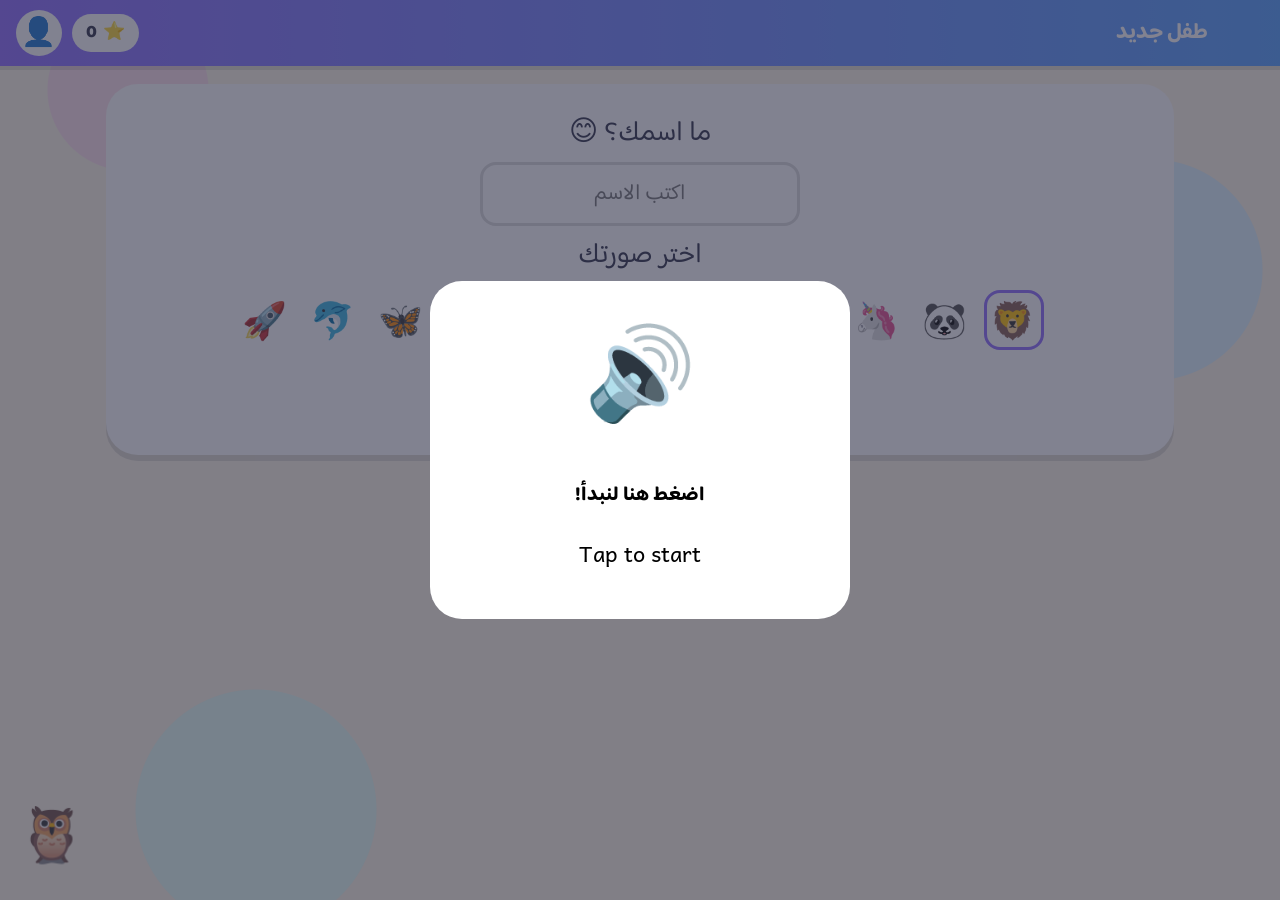
<file: index.html>
<!doctype html>
<html lang="ar" dir="rtl">
<head>
<meta charset="utf-8">
<meta name="viewport" content="width=device-width,initial-scale=1,maximum-scale=1,user-scalable=no">
<meta name="theme-color" content="#8E6CFF">
<meta name="apple-mobile-web-app-capable" content="yes">
<meta name="description" content="تطبيق تفاعلي لتعليم الأطفال اللغة الإنجليزية من الصفر — حروف، أصوات، كتابة، كلمات، ألعاب وقصص">
<title>English Stars</title>
<link rel="manifest" href="manifest.json">
<link rel="icon" href="icons/icon.svg" type="image/svg+xml">
<link rel="apple-touch-icon" href="icons/icon.svg">
<link rel="stylesheet" href="css/style.css">
</head>
<body>
<header class="topbar">
  <button class="back" id="backBtn" aria-label="رجوع">→</button>
  <h1 id="title">English Stars ⭐</h1>
  <button class="pill" id="starPill">⭐ <span id="starCount">0</span></button>
  <button class="avatar-btn" id="avatarBtn" aria-label="الطفل">👤</button>
</header>
<main id="main"></main>
<button class="mascot" id="mascot" aria-label="البومة أولي">🦉</button>
<canvas id="confetti"></canvas>
<script src="js/data.js"></script>
<script src="js/data-y23.js"></script>
<script src="js/app.js"></script>
<script src="js/actions.js"></script>
<script src="js/world.js"></script>
</body>
</html>
</file>
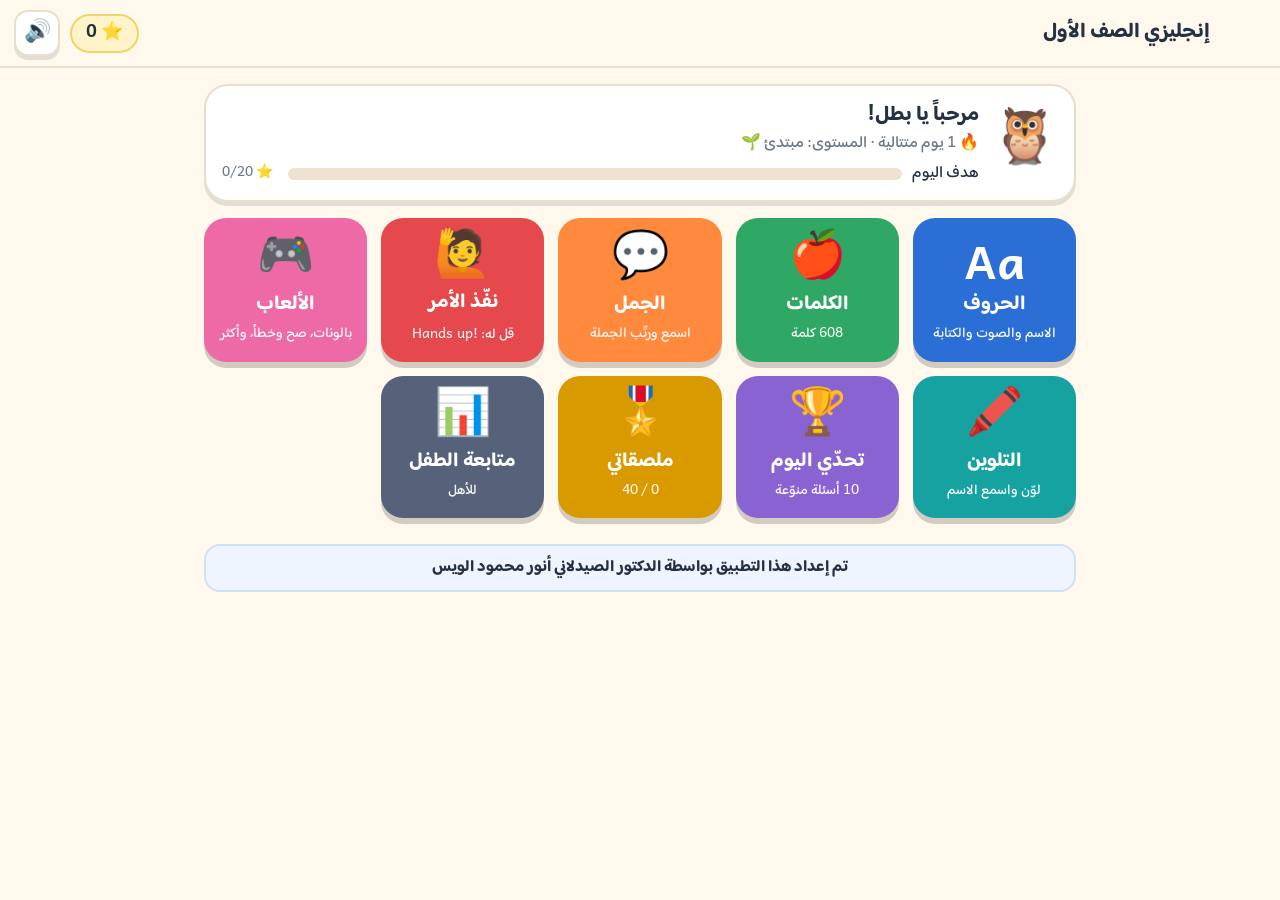
<file: grade1/index.html>
<!DOCTYPE html>
<html lang="ar" dir="rtl">
<head>
<meta charset="utf-8">
<title>إنجليزي الصف الأول</title>
<meta name="viewport" content="width=device-width,initial-scale=1,viewport-fit=cover,user-scalable=no">
<meta name="author" content="الدكتور الصيدلاني أنور محمود الويس">
<meta name="theme-color" content="#2b6fd6">
<meta name="apple-mobile-web-app-capable" content="yes">
<meta name="mobile-web-app-capable" content="yes">
<meta name="apple-mobile-web-app-status-bar-style" content="default">
<meta name="apple-mobile-web-app-title" content="إنجليزي أول">
<link rel="manifest" href="manifest.webmanifest">
<link rel="apple-touch-icon" href="icon-180.png">
<link rel="icon" href="icon-192.png">
<style>
@font-face{font-family:Andika;font-weight:400;src:url([data-uri]) format('woff2')}
@font-face{font-family:Andika;font-weight:700;src:url([data-uri]) format('woff2')}
@font-face{font-family:Baloo;font-weight:500;src:url([data-uri]) format('woff2')}
@font-face{font-family:Baloo;font-weight:700;src:url([data-uri]) format('woff2')}
:root{--bg:#fff8ec;--ink:#243044;--mute:#6b7689;--card:#fff;--line:#eadfca;--blue:#2b6fd6;--green:#2fa866;--red:#e5484d;--yellow:#ffc531;--orange:#ff8a3d;--pink:#ee6aa7;--purple:#8a63d2;--teal:#17a2a2;--sh:0 4px 0 rgba(36,48,68,.13)}
*{box-sizing:border-box;-webkit-tap-highlight-color:transparent}
html,body{margin:0;min-height:100%}
body{background:var(--bg);color:var(--ink);font-family:Baloo,Andika,system-ui,sans-serif;font-weight:500;font-size:18px;line-height:1.5;-webkit-user-select:none;user-select:none;overscroll-behavior:none;
 padding:env(safe-area-inset-top) env(safe-area-inset-right) env(safe-area-inset-bottom) env(safe-area-inset-left)}
.en{font-family:Andika,system-ui,sans-serif;direction:ltr;unicode-bidi:isolate}
button{font:inherit;color:inherit;border:0;background:none;cursor:pointer;padding:0}
#top{position:sticky;top:0;z-index:5;display:flex;align-items:center;gap:10px;padding:10px 14px;background:var(--bg);border-bottom:2px solid var(--line)}
#top h1{flex:1;margin:0;font-size:21px;font-weight:700;white-space:nowrap;overflow:hidden;text-overflow:ellipsis}
.ib{width:46px;height:46px;border-radius:14px;background:var(--card);box-shadow:var(--sh);font-size:22px;display:grid;place-items:center;flex:none;border:2px solid var(--line)}
.ib:active,.btn:active,.tile:active,.opt:active{transform:translateY(3px);box-shadow:none}
#stars{background:#fff3c9;border:2px solid #f3d36b;border-radius:99px;padding:4px 14px;font-weight:700;flex:none}
#main{max-width:900px;margin:0 auto;padding:16px 14px 40px}
.grid{display:grid;gap:14px;grid-template-columns:repeat(auto-fill,minmax(150px,1fr))}
.tile{background:var(--c,var(--blue));color:#fff;border-radius:22px;padding:16px 12px;min-height:128px;display:flex;flex-direction:column;align-items:center;justify-content:center;gap:4px;text-align:center;box-shadow:0 6px 0 rgba(0,0,0,.18);font-weight:700;font-size:20px;position:relative}
.tile .ic{font-size:46px;line-height:1.1}
.tile small{font-weight:500;font-size:14px;opacity:.95}
.tile:has(.tag){padding-top:34px}.tile .tag{position:absolute;top:7px;inset-inline-start:8px;white-space:nowrap;background:rgba(255,255,255,.28);border-radius:99px;font-size:12px;padding:1px 9px}
.hero{background:var(--card);border:2px solid var(--line);border-radius:24px;padding:14px 16px;display:flex;gap:12px;align-items:center;margin-bottom:16px;box-shadow:var(--sh)}
.hero .owl{font-size:54px}
.hero b{font-size:21px}
.hero p{margin:0;color:var(--mute);font-size:16px}
.btn{display:inline-flex;align-items:center;justify-content:center;gap:8px;background:var(--c,var(--blue));color:#fff;border-radius:16px;padding:10px 18px;font-weight:700;box-shadow:0 5px 0 rgba(0,0,0,.18);min-height:50px}
.btn.w{background:var(--card);color:var(--ink);border:2px solid var(--line);box-shadow:var(--sh)}
.row{display:flex;gap:10px;flex-wrap:wrap;justify-content:center;align-items:center}
.card{background:var(--card);border:2px solid var(--line);border-radius:24px;padding:18px;box-shadow:var(--sh)}
.center{text-align:center}
h2{font-size:20px;margin:22px 0 10px}
.lgrid{display:grid;gap:10px;grid-template-columns:repeat(auto-fill,minmax(78px,1fr));direction:ltr}
.lt{aspect-ratio:1;border-radius:18px;background:var(--card);border:2px solid var(--line);box-shadow:var(--sh);font-family:Andika;font-weight:700;font-size:30px;display:grid;place-items:center;position:relative}
.lt.done{background:#e6f7ec;border-color:#9ad8b3}
.lt i{position:absolute;bottom:2px;right:6px;font-size:12px;font-style:normal}
.bigL{font-family:Andika;font-weight:700;font-size:clamp(90px,24vw,150px);line-height:1;direction:ltr;color:var(--blue)}
.bigL span{color:var(--orange)}
.hint{background:#eef5ff;border-radius:16px;padding:10px 14px;margin:12px 0;font-size:17px}
.wc{display:flex;flex-direction:column;align-items:center;gap:2px;background:var(--card);border:2px solid var(--line);border-radius:20px;padding:12px 8px;box-shadow:var(--sh);min-width:0;position:relative}
.wc .w{font-family:Andika;font-weight:700;font-size:22px;direction:ltr}
.wc .w u{text-decoration:none;color:var(--red)}
.wc .a{color:var(--mute);font-size:15px;text-align:center;line-height:1.3}
.wc .st{position:absolute;top:4px;inset-inline-end:8px;font-size:14px}
.pic{font-size:var(--s,56px);line-height:1.15;display:inline-grid;place-items:center;min-height:calc(var(--s,56px)*1.2)}
.pic svg{width:calc(var(--s,56px)*1.1);height:calc(var(--s,56px)*1.1)}
.pic .blob{width:calc(var(--s,56px)*1.05);height:calc(var(--s,56px)*1.05);border-radius:46% 54% 52% 48%/55% 45% 55% 45%;border:3px solid rgba(36,48,68,.25)}
.pic .num{font-family:Andika;font-weight:700;font-size:calc(var(--s,56px)*.95);color:var(--purple);line-height:1.1}
.pic .txt{font-size:calc(var(--s,56px)*.42);font-weight:700;color:var(--teal);padding:0 6px;text-align:center;line-height:1.3}
.flash{max-width:520px;margin:0 auto;text-align:center}
.flash .pic{--s:clamp(110px,30vw,170px)}
.flash .w{font-family:Andika;font-weight:700;font-size:clamp(40px,10vw,60px);direction:ltr;line-height:1.2}
.flash .w span{display:inline-block;transition:.15s}
.flash .w span.hi{color:var(--red);transform:scale(1.35)}
.flash .a{font-size:24px;color:var(--mute)}
.bar{height:12px;background:#eee3cf;border-radius:99px;overflow:hidden;margin:0 0 14px;direction:ltr}
.bar i{display:block;height:100%;background:var(--green);border-radius:99px;transition:width .3s}
.q{text-align:center;margin-bottom:14px}
.q .pic{--s:clamp(90px,24vw,140px)}
.q p{margin:4px 0;font-size:20px;font-weight:700}
.opts{display:grid;gap:12px;grid-template-columns:1fr 1fr;max-width:560px;margin:0 auto;direction:ltr}
.opt{background:var(--card);border:3px solid var(--line);border-radius:22px;min-height:110px;display:grid;place-items:center;box-shadow:var(--sh);padding:8px;font-family:Andika;font-weight:700;font-size:30px}
.opt .pic{--s:64px}
.opt.ok{background:#dff5e6;border-color:var(--green)}
.opt.no{background:#fde3e4;border-color:var(--red);animation:shake .35s}
@keyframes shake{25%{transform:translateX(-7px)}75%{transform:translateX(7px)}}
.slots,.tiles{display:flex;gap:8px;justify-content:center;flex-wrap:wrap;direction:ltr;margin:14px 0}
.slot{width:50px;height:60px;border-bottom:5px solid var(--ink);font-family:Andika;font-weight:700;font-size:38px;display:grid;place-items:center}
.tl{min-width:54px;height:60px;padding:0 12px;border-radius:14px;background:var(--yellow);box-shadow:0 5px 0 #d79f12;font-family:Andika;font-weight:700;font-size:30px;display:grid;place-items:center}
.tl.used{visibility:hidden}.tl.no{animation:shake .35s;background:#ffb4b4}
.tl.wd{font-size:22px;background:#cfe3ff;box-shadow:0 5px 0 #8fb6ee}
.built{min-height:64px;border:3px dashed var(--line);border-radius:18px;padding:8px;display:flex;gap:8px;flex-wrap:wrap;direction:ltr;justify-content:center;align-items:center;font-family:Andika;font-weight:700;font-size:24px;background:#fff}
.mem{display:grid;gap:10px;grid-template-columns:repeat(4,1fr);max-width:560px;margin:0 auto;direction:ltr}
@media(max-width:480px){.mem{grid-template-columns:repeat(3,1fr)}}
.mc{aspect-ratio:1;border-radius:18px;background:var(--blue);box-shadow:0 5px 0 rgba(0,0,0,.2);display:grid;place-items:center;font-family:Andika;font-weight:700;font-size:clamp(15px,4vw,22px);color:#fff;font-size:34px}
.mc.up{background:var(--card);color:var(--ink);border:3px solid var(--line);font-size:clamp(15px,4.2vw,22px)}
.mc.up .pic{--s:clamp(40px,11vw,60px)}
.mc.gone{background:#dff5e6;border-color:var(--green)}
.tracebox{position:relative;margin:0 auto;background:#fff;border:3px solid var(--line);border-radius:24px;overflow:hidden;touch-action:none;box-shadow:var(--sh)}
.tracebox canvas{position:absolute;inset:0;width:100%;height:100%;touch-action:none}
.sent{background:var(--card);border:2px solid var(--line);border-radius:18px;padding:12px 14px;margin-bottom:10px;box-shadow:var(--sh);display:flex;gap:10px;align-items:center}
.sent .t{flex:1;min-width:0}
.sent .e{font-family:Andika;font-weight:700;font-size:22px;direction:ltr;text-align:left}
.sent .e span{display:inline-block;padding:0 3px;border-radius:8px}
.sent .e span:active{background:#ffe9a8}
.sent .a{color:var(--mute);font-size:16px}
.prow{display:flex;align-items:center;gap:10px;margin:8px 0}
.prow span{flex:none;width:130px;font-size:16px}
.prow .bar{flex:1;margin:0}
.prow em{font-style:normal;font-size:14px;color:var(--mute);width:56px;text-align:left;direction:ltr}
.stat{display:grid;grid-template-columns:repeat(auto-fit,minmax(120px,1fr));gap:10px}
.stat div{background:var(--card);border:2px solid var(--line);border-radius:18px;padding:10px;text-align:center}
.stat b{display:block;font-size:28px;color:var(--blue)}
input,select{font:inherit;padding:10px 12px;border-radius:14px;border:2px solid var(--line);background:#fff;color:var(--ink);max-width:100%}
.note{background:#fff3c9;border:2px solid #f3d36b;border-radius:16px;padding:10px 14px;font-size:16px;margin-bottom:14px}
#pop{position:fixed;inset:0;background:rgba(36,48,68,.55);display:none;place-items:center;z-index:20;padding:20px}
#pop .card{max-width:420px;width:100%;text-align:center}
.bigstars{font-size:54px;letter-spacing:6px}
.conf{position:fixed;top:-40px;font-size:28px;z-index:30;pointer-events:none;animation:fall 1.6s linear forwards}
@keyframes fall{to{transform:translateY(110vh) rotate(540deg)}}
.chips{display:flex;gap:8px;flex-wrap:wrap}
.chip{background:var(--card);border:2px solid var(--line);border-radius:99px;padding:4px 12px;font-family:Andika;direction:ltr}
.toast{position:fixed;left:50%;bottom:calc(24px + env(safe-area-inset-bottom));transform:translateX(-50%);background:#243044;color:#fff;padding:10px 20px;border-radius:99px;z-index:40;font-weight:700;box-shadow:0 6px 20px rgba(0,0,0,.3);animation:tin .3s;white-space:nowrap}
@keyframes tin{from{opacity:0;transform:translate(-50%,20px)}}
.sky{position:relative;height:min(60vh,520px);overflow:hidden;border-radius:24px;background:linear-gradient(#bfe3ff,#eef8ff);border:2px solid var(--line)}
.bl{position:absolute;bottom:-150px;width:17.5%;aspect-ratio:.85;border-radius:50% 50% 48% 48%;background:var(--bc);box-shadow:inset -8px -10px 0 rgba(0,0,0,.12);display:grid;place-items:center;animation:rise linear infinite}
.bl .pic{--s:clamp(34px,8.5vw,62px);background:rgba(255,255,255,.88);border-radius:50%;width:78%;aspect-ratio:1;min-height:0}
.bl:after{content:'';position:absolute;top:100%;left:50%;width:2px;height:46px;background:#8a93a5}
.bl.pop{animation:popx .35s forwards}
@keyframes rise{to{transform:translateY(calc(-1 * min(60vh,520px) - 320px))}}
@keyframes popx{to{transform:scale(1.7);opacity:0}}
.scene{max-width:640px;margin:0 auto;border:3px solid var(--line);border-radius:24px;overflow:hidden;box-shadow:var(--sh);background:#fff}
.scene svg{display:block;width:100%}
.scene [data-w]{cursor:pointer}
.cmds{display:grid;gap:10px;grid-template-columns:repeat(auto-fill,minmax(150px,1fr));direction:ltr}
.cmd{background:var(--card);border:2px solid var(--line);border-radius:18px;box-shadow:var(--sh);padding:8px 6px;display:flex;flex-direction:column;align-items:center;line-height:1.3}
.cmd:active{transform:translateY(3px);box-shadow:none}
.cmd .e{font-size:30px}.cmd .en{font-weight:700;font-size:19px}.cmd .a{color:var(--mute);font-size:15px;font-family:Baloo}
.cmd.no{animation:shake .35s;background:#fde3e4}
.cmds.hide .cmd .en{display:none}.cmds.hide .cmd .a{color:var(--ink);font-weight:700;font-size:17px}
.colbox{max-width:min(420px,100%);margin:0 auto;background:#fff;border:3px solid var(--line);border-radius:24px;box-shadow:var(--sh);padding:8px}
.colbox svg{display:block;width:100%}.colbox .r{cursor:pointer}
svg.thumb{width:84px;height:84px}
.pal{display:flex;gap:8px;flex-wrap:wrap;justify-content:center;margin:12px 0 4px;direction:ltr}
.pc{width:46px;height:46px;border-radius:50%;border:3px solid rgba(36,48,68,.3);box-shadow:var(--sh)}
.pc.on{outline:4px solid var(--ink);outline-offset:2px;transform:scale(1.12)}
label{display:flex;gap:10px;align-items:center}
.credit{text-align:center;margin:26px 0 0;padding:10px 14px;border-radius:16px;background:#eef5ff;border:2px solid #cfe0f7;font-weight:700;font-size:16px}
.a4wrap{max-width:640px;margin:0 auto;border:2px solid var(--line);box-shadow:var(--sh);background:#fff}
svg.a4{display:block;width:100%;height:auto}
#print{display:none}
.tracebox svg.ov{position:absolute;inset:0;width:100%;height:100%;pointer-events:none}
.tracebox canvas{z-index:1}.tracebox svg.ov{z-index:2}
@media print{@page{size:A4;margin:0}body{padding:0;background:#fff}body>*:not(#print){display:none!important}#print{display:block}#print svg.a4{width:210mm;height:297mm;page-break-after:always;break-after:page}}
.scene{position:sticky;top:calc(69px + env(safe-area-inset-top));z-index:4}
.scene svg{max-height:40vh;background:#fdf1d6}
.cmds{grid-template-columns:1fr 1fr!important}
@media(min-width:760px){.cmds{grid-template-columns:repeat(4,1fr)!important}}
.cmd .en{font-size:17px;text-align:center}.cmd .a{text-align:center}
.cmd:nth-child(4n+1),.cmd:nth-child(4n+2){background:#f3f8ff}
.paint{display:block;width:100%;background:#fff;border:3px solid var(--line);border-radius:24px;touch-action:none;box-shadow:var(--sh)}
.pic img{width:calc(var(--s,56px)*1.2);height:calc(var(--s,56px)*1.2);object-fit:cover;border-radius:18%;display:block}
.wc,.cmd{position:relative}
.del{position:absolute;top:2px;inset-inline-start:4px;width:26px;height:26px;border-radius:50%;background:#fde3e4;color:var(--red);font-size:14px;font-weight:700;display:grid;place-items:center;z-index:2;font-family:system-ui}
</style>
</head>
<body>
<div id="top"><button class="ib" id="back" aria-label="رجوع">➜</button><h1 id="title"></h1><div id="stars">⭐ 0</div><button class="ib" id="cfg" aria-label="إعدادات الصوت">🔊</button></div>
<div id="main"></div>
<div id="print"></div>
<div id="pop"><div class="card" id="popc"></div></div>
<script>
"use strict";
/* ===================== المحتوى ===================== */
// كل حرف: الحرف، وصف الصوت بالعربية، كلمتا الكتاب
const L=[
['a','صوت قصير مفتوح بين الفتحة والألف (أَ)، مثل بداية apple','apple|تفاحة|🍎','ant|نملة|🐜'],
['b','مثل حرف الباء: بْ','ball|كرة|⚽','bus|حافلة (باص)|🚌'],
['c','هنا مثل حرف الكاف: كْ','car|سيارة|🚗','cat|قطة|🐱'],
['d','مثل حرف الدال: دْ','dog|كلب|🐶','duck|بطة|🦆'],
['e','كسرة قصيرة مائلة (إِ)، مثل بداية egg','egg|بيضة|🥚','elephant|فيل|🐘'],
['f','مثل حرف الفاء: فْ','flower|زهرة|🌼','fish|سمكة|🐟'],
['g','مثل الگاف العراقية (گ) أو الجيم المصرية','girl|بنت|👧','goat|ماعز|🐐'],
['h','مثل حرف الهاء: هـْ','horse|حصان|🐴','house|بيت|🏠'],
['i','كسرة قصيرة (إِ)، مثل بداية ink','ink|حبر|@ink','in|في (داخل)|@in'],
['j','مثل حرف الجيم: جْ','juice|عصير|🧃','jumper|كنزة (بلوز صوف)|@jumper'],
['k','مثل حرف الكاف: كْ','key|مفتاح|🔑','kite|طائرة ورقية|🪁'],
['l','مثل حرف اللام: لْ','lemon|ليمونة|🍋','lion|أسد|🦁'],
['m','مثل حرف الميم: مْ','monkey|قرد|🐵','moon|قمر|🌙'],
['n','مثل حرف النون: نْ','net|شبكة|@net','nose|أنف|👃'],
['o','ضمة قصيرة مفتوحة (أُ)، مثل بداية orange','orange|برتقالة|🍊','olive|زيتونة|🫒'],
['p','باء مهموسة مع نفخة هواء (پ)، لا يهتز معها الصوت','plane|طائرة|✈️','pizza|بيتزا|🍕'],
['q','يأتي مع u وينطقان معاً: كْوْ','question|سؤال|❓','queen|ملكة|👸'],
['r','راء خفيفة بدون تكرار','robot|روبوت (إنسان آلي)|🤖','rabbit|أرنب|🐰'],
['s','مثل حرف السين: سْ','snake|أفعى|🐍','sun|شمس|☀️'],
['t','مثل حرف التاء: تْ','taxi|سيارة أجرة (تاكسي)|🚕','tomato|طماطم (طماطة)|🍅'],
['u','فتحة قصيرة (أَ)، مثل بداية up','umbrella|مظلة|☂️','up|فوق (إلى الأعلى)|⬆️'],
['v','فاء مع اهتزاز الصوت (ڤ)','van|سيارة فان (نقل)|🚐','violin|كمان|🎻'],
['w','مثل حرف الواو: وْ','window|نافذة (شبّاك)|🪟','watch|ساعة يد|⌚'],
['x','صوتان معاً: كْسْ','x-ray|صورة أشعة|@xray'],
['y','مثل حرف الياء: يْ','yo-yo|يويو (لعبة)|🪀'],
['z','مثل حرف الزاي: زْ','zebra|حمار وحشي|🦓']];
// الفئات: العناصر قبل // من الكتاب وبعدها إضافية.  الصيغة: english|عربي|صورة  (#لون  @رسم  =رقم  ~نص)
const CATS=[
['alpha','كلمات الحروف','🔤','#2b6fd6',L.map(x=>x.slice(2).join(';')).join(';')],
['colours','الألوان','🎨','#ee6aa7','blue|أزرق|#2f7fe0;red|أحمر|#e53935;yellow|أصفر|#fdd835;orange|برتقالي|#fb8c00;green|أخضر|#43a047;pink|وردي|#f7a1c4;black|أسود|#222222;white|أبيض|#ffffff;brown|بنّي|#795548;grey|رمادي|#9e9e9e//purple|بنفسجي|#8e44ad'],
['numbers','الأرقام','🔢','#8a63d2','one|واحد|=1;two|اثنان|=2;three|ثلاثة|=3;four|أربعة|=4;five|خمسة|=5;six|ستة|=6;seven|سبعة|=7;eight|ثمانية|=8;nine|تسعة|=9;ten|عشرة|=10//eleven|أحد عشر|=11;twelve|اثنا عشر|=12;thirteen|ثلاثة عشر|=13;fourteen|أربعة عشر|=14;fifteen|خمسة عشر|=15;sixteen|ستة عشر|=16;seventeen|سبعة عشر|=17;eighteen|ثمانية عشر|=18;nineteen|تسعة عشر|=19;twenty|عشرون|=20'],
['school','المدرسة','🎒','#17a2a2','book|كتاب|📕;ruler|مسطرة|📏;bag|حقيبة|🎒;pencil case|مقلمة|@pcase;rubber|ممحاة|@rubber;pen|قلم حبر|🖊️;pencil|قلم رصاص|✏️;desk|مقعد الدراسة (رحلة)|@desk;chair|كرسي|🪑;bin|سلة المهملات|🗑️;picture|صورة|🖼️//school|مدرسة|🏫;teacher|معلّم / معلّمة|🧑‍🏫;pupil|تلميذ|🧑‍🎓;notebook|دفتر|📓;paper|ورقة|📄;scissors|مقص|✂️;crayon|قلم تلوين|🖍️;clock|ساعة حائط|🕒;map|خريطة|🗺️;computer|حاسوب|💻;bell|جرس|🔔'],
['toys','الألعاب','🧸','#ff8a3d','toy|لعبة|🧸;bear|دب|🐻;bike|دراجة|🚲;doll|دمية (عروسة)|🪆;skates|حذاء تزلّج|🛼;yo-yo|يويو|🪀;robot|روبوت|🤖;ball|كرة|⚽;kite|طائرة ورقية|🪁;balloon|بالون|🎈;present|هدية|🎁;cake|كعكة|🎂;rocket|صاروخ|🚀;clown|مهرّج|🤡;monster|وحش|👹//puzzle|أحجية (بزل)|🧩;drum|طبل|🥁;game|لعبة إلكترونية|🎮'],
['animals','الحيوانات','🦁','#2fa866','camel|جمل|🐫;tiger|نمر|🐯;penguin|بطريق|🐧;lion|أسد|🦁;elephant|فيل|🐘;monkey|قرد|🐵;zebra|حمار وحشي|🦓;goat|ماعز|🐐;horse|حصان|🐴;cat|قطة|🐱;dog|كلب|🐶;duck|بطة|🦆;fish|سمكة|🐟;rabbit|أرنب|🐰;snake|أفعى|🐍;ant|نملة|🐜;zoo|حديقة الحيوانات|🏞️//cow|بقرة|🐄;sheep|خروف|🐑;chicken|دجاجة|🐔;bird|طائر (عصفور)|🐦;mouse|فأر|🐭;bee|نحلة|🐝;butterfly|فراشة|🦋;frog|ضفدع|🐸;giraffe|زرافة|🦒;turtle|سلحفاة|🐢'],
['body','أعضاء الجسم','🖐️','#e5484d','head|رأس|💆;ears|أذنان|👂;eyes|عينان|👀;nose|أنف|👃;hands|يدان|🙌;toes|أصابع القدم|🦶;feet|قدمان|👣;body|جسم|🧍;arm|ذراع|💪;leg|ساق (رِجل)|🦵;face|وجه|😊;hair|شعر|💇//mouth|فم|👄;teeth|أسنان|🦷;tongue|لسان|👅;finger|إصبع|☝️;heart|قلب|❤️'],
['family','العائلة','👨‍👩‍👧‍👦','#8a63d2','dad|أب (بابا)|👨;mum|أم (ماما)|👩;sister|أخت|👧;brother|أخ|👦;grandma|جدّة|👵;grandpa|جدّ|👴;friend|صديق|🧑‍🤝‍🧑;boy|ولد|🙋‍♂️//family|عائلة|👨‍👩‍👧‍👦;baby|طفل رضيع|👶'],
['house','البيت','🏠','#17a2a2','house|بيت|🏠;bed|سرير|🛏️;door|باب|🚪;roof|سقف|@roof;table|طاولة (منضدة)|@table;wall|جدار (حائط)|🧱;window|نافذة (شبّاك)|🪟;chair|كرسي|🪑;desk|مكتب|@desk;bin|سلة المهملات|🗑️//kitchen|مطبخ|🍳;bathroom|حمّام|🚿;sofa|أريكة (قنفة)|🛋️;lamp|مصباح|💡;TV|تلفاز|📺;phone|هاتف|📱;cup|كوب|🥤;plate|صحن|🍽️;spoon|ملعقة|🥄;key|مفتاح|🔑;soap|صابون|🧼;mirror|مرآة|🪞;garden|حديقة|🌳'],
['food','الأطعمة','🍎','#e5484d','food|طعام|🍱;apple|تفاحة|🍎;orange|برتقالة|🍊;lemon|ليمونة|🍋;tomato|طماطم (طماطة)|🍅;olive|زيتونة|🫒;egg|بيضة|🥚;pizza|بيتزا|🍕;juice|عصير|🧃;cake|كعكة|🎂;fish|سمك|🐟//bread|خبز|🍞;rice|رز|🍚;milk|حليب|🥛;water|ماء|💧;tea|شاي|🍵;cheese|جبن|🧀;chicken|دجاج|🍗;meat|لحم|🥩;banana|موز|🍌;grapes|عنب|🍇;watermelon|بطيخ أحمر (رقّي)|🍉;strawberry|فراولة|🍓;potato|بطاطا|🥔;onion|بصل|🧅;carrot|جزر|🥕;cucumber|خيار|🥒;salt|ملح|🧂;honey|عسل|🍯;soup|شوربة (حساء)|🍲;sandwich|شطيرة (سندويچ)|🥪;biscuit|بسكويت|🍪;sweets|حلوى|🍬;ice cream|مثلّجات (آيس كريم)|🍦'],
['transport','وسائل المواصلات','🚌','#2b6fd6','bus|حافلة (باص)|🚌;car|سيارة|🚗;taxi|سيارة أجرة (تاكسي)|🚕;van|سيارة فان (نقل)|🚐;plane|طائرة|✈️;bike|دراجة|🚲//train|قطار|🚆;ship|سفينة|🚢;boat|قارب|⛵;lorry|شاحنة|🚚;motorbike|دراجة نارية|🏍️;helicopter|مروحية (هليكوبتر)|🚁;ambulance|سيارة إسعاف|🚑;fire engine|سيارة إطفاء|🚒;police car|سيارة شرطة|🚓;tractor|جرّار|🚜;road|طريق|🛣️;traffic light|إشارة مرور|🚦'],
['clothes','الملابس','👕','#ee6aa7','jumper|كنزة (بلوز صوف)|@jumper;watch|ساعة يد|⌚//shirt|قميص|👔;T-shirt|تي شيرت|👕;trousers|بنطلون|👖;dress|فستان|👗;shoes|حذاء|👟;socks|جوارب|🧦;hat|قبعة|🧢;coat|معطف|🧥;scarf|وشاح (لفّاف)|🧣;gloves|قفازات|🧤;glasses|نظارات|👓'],
['market','السوق','🛒','#ff8a3d','//market|سوق|🛍️;shop|دكان (محل)|🏪;money|نقود (فلوس)|💵;basket|سلّة|🧺;trolley|عربة التسوّق|🛒;fruit|فواكه|🍎🍌;vegetables|خضروات|🥕🥒;shopkeeper|بائع (صاحب المحل)|🧑‍💼;bakery|مخبز|🥖;scales|ميزان|⚖️;box|صندوق|📦;price|سعر|🏷️'],
['days','أيام الأسبوع','📅','#8a63d2','//Sunday|الأحد|~الأحد;Monday|الاثنين|~الاثنين;Tuesday|الثلاثاء|~الثلاثاء;Wednesday|الأربعاء|~الأربعاء;Thursday|الخميس|~الخميس;Friday|الجمعة|~الجمعة;Saturday|السبت|~السبت;today|اليوم|~اليوم;tomorrow|غداً|~غداً;yesterday|أمس|~أمس;day|يوم|~يوم;week|أسبوع|~أسبوع'],
['actions','أفعال','🏃','#2fa866','open|يفتح|🔓;draw|يرسم|🎨;colour|يلوّن|🖍️;cut|يقصّ|✂️;write|يكتب|✍️;read|يقرأ|📖;listen|يستمع|👂;look|ينظر|👀;say|يقول|🗣️;sing|يغنّي|🎤;count|يعدّ|🔢;point|يشير|👉;wash|يغسل|🧼;stand up|يقف|🧍;sit down|يجلس|🪑;play|يلعب|🤸//eat|يأكل|🍽️;drink|يشرب|🥤;sleep|ينام|😴;run|يركض|🏃;walk|يمشي|🚶;swim|يسبح|🏊;clap|يصفّق|👏;laugh|يضحك|😂;cry|يبكي|😭'],
['useful','صفات وكلمات مفيدة','💬','#17a2a2','big|كبير|~كبير;little|صغير|~صغير;funny|مضحك|~مضحك;long|طويل|~طويل;yes|نعم|~نعم;no|لا|~لا;in|في (داخل)|~في;on|على|~على;up|فوق|~فوق//short|قصير|~قصير;happy|سعيد|~سعيد;sad|حزين|~حزين;hot|حار|~حار;cold|بارد|~بارد;new|جديد|~جديد;old|قديم|~قديم;clean|نظيف|~نظيف;fast|سريع|~سريع;slow|بطيء|~بطيء;good|جيّد|~جيّد;please|من فضلك|~من فضلك;sorry|آسف|~آسف'],
['nature','الطبيعة','🌳','#2fa866','sun|شمس|☀️;moon|قمر|🌙;flower|زهرة|🌼//star|نجمة|⭐;cloud|غيمة|☁️;rain|مطر|🌧️;tree|شجرة|🌳;sea|بحر|🌊;mountain|جبل|⛰️;fire|نار|🔥;snow|ثلج|❄️;rainbow|قوس قزح|🌈']
].map(([id,ar,ic,col,s])=>{const[b,x='']=s.split('//');const mk=(str,bk)=>str.split(';').filter(Boolean).map(t=>{const[en,a,v]=t.split('|');return{en,ar:a,v,bk,k:id+':'+en}});
 return{id,ar,ic,col,items:[...mk(b,1),...mk(x,0)]}});
const CAT=Object.fromEntries(CATS.map(c=>[c.id,c]));
// الجمل: قبل // من الكتاب
const SENT=[
['hello','التحية والتعارف','👋','#2b6fd6',"Hello.|مرحباً.;Goodbye.|مع السلامة.;What's your name?|ما اسمك؟;I'm Nada.|أنا ندى.;I'm Ahmed.|أنا أحمد.;Who's this?|من هذا؟;Here you are.|تفضّل.;Thank you.|شكراً لك.;Good morning, teacher.|صباح الخير يا معلّمة.;Hello, children.|مرحباً يا أطفال."],
['class','في الصف','🏫','#17a2a2',"What's this?|ما هذا؟;A ruler.|مسطرة.;Is it a pen?|هل هو قلم حبر؟;Is it a pencil?|هل هو قلم رصاص؟;Yes.|نعم.;No.|لا.;Stand up.|قف.;Sit down.|اجلس.;Hands up.|ارفع يديك.;Hands down.|أنزل يديك.;Turn around.|استدر.;Open your books, please.|افتحوا كتبكم من فضلكم.;Close your books, please.|أغلقوا كتبكم من فضلكم.;Who's in the bus?|من في الحافلة؟"],
['toys','ألعابي وعمري','🎈','#ff8a3d',"How many toys?|كم لعبة؟;What is it?|ما هو؟;It's a kite.|إنها طائرة ورقية.;It's a doll!|إنها دمية!;It's a balloon.|إنه بالون.;It's a toy.|إنها لعبة.;It's my rocket.|إنه صاروخي.;Is it a bus?|هل هي حافلة؟;Is it a robot?|هل هو روبوت؟;How old are you?|كم عمرك؟;I'm 6.|عمري ست سنوات.;Happy birthday!|عيد ميلاد سعيد!;What can you see?|ماذا ترى؟;How many vans can you see?|كم سيارة فان ترى؟"],
['zoo','في حديقة الحيوانات','🐘','#2fa866',"Where's the blue tiger?|أين النمر الأزرق؟;In the bag.|في الحقيبة.;There is a dog in a bus.|يوجد كلب في حافلة.;There is a green fish.|توجد سمكة خضراء.;There are 3 cats.|توجد ثلاث قطط.;There is an ant on a bag.|توجد نملة على حقيبة.;There are 3 goats.|توجد ثلاث عنزات.;The lion is big!|الأسد كبير!;The rabbits are little.|الأرانب صغيرة.;The monkeys are funny!|القرود مضحكة!;Where is the penguin?|أين البطريق؟;It's an elephant!|إنه فيل!;How many red fish?|كم سمكة حمراء؟"],
['body','جسمي','🧼','#e5484d',"My nose.|أنفي.;My eyes.|عيناي.;My ears!|أذناي!;I am a monster.|أنا وحش.;I have a blue body.|عندي جسم أزرق.;I have 2 green heads.|عندي رأسان أخضران.;I have 3 red arms.|عندي ثلاث أذرع حمراء.;I have a yellow leg.|عندي ساق صفراء.;I have three red ears.|عندي ثلاث آذان حمراء.;I wash my face.|أغسل وجهي.;I wash my hands.|أغسل يديّ.;I wash my feet.|أغسل قدميّ.;I wash my hair.|أغسل شعري.;It's a monkey!|إنه قرد!;Now me.|الآن دوري."],
['family','عائلتي وأشيائي','👨‍👩‍👧','#8a63d2',"It's my friend.|إنه صديقي.;This is my dad.|هذا أبي.;This is my mum.|هذه أمي.;I have a pen.|عندي قلم حبر.;I have a pen and a pencil.|عندي قلم حبر وقلم رصاص.;I have a green taxi.|عندي تاكسي أخضر.;I have a yellow car.|عندي سيارة صفراء.;I have a green key.|عندي مفتاح أخضر.;I have a red key.|عندي مفتاح أحمر.;I have a blue jumper.|عندي كنزة زرقاء.;It's my little dog.|إنه كلبي الصغير.;10 little elephants in a line.|عشرة فيلة صغيرة في صف.;I love you, Mum.|أحبك يا أمي."],
['daily','جمل للحياة اليومية','☀️','#ee6aa7',"//Good morning.|صباح الخير.;Good night.|تصبح على خير.;How are you?|كيف حالك؟;I'm fine, thank you.|أنا بخير، شكراً لك.;Please.|من فضلك.;Sorry.|آسف.;I'm hungry.|أنا جائع.;I'm thirsty.|أنا عطشان.;I like apples.|أحب التفاح.;I go to school.|أذهب إلى المدرسة.;Today is Sunday.|اليوم هو الأحد.;Can I have water, please?|هل يمكنني أن آخذ ماء من فضلك؟;This is my house.|هذا بيتي.;I can see a bird.|أرى طائراً.;See you tomorrow.|أراك غداً."]
].map(([id,ar,ic,col,s])=>{const[b,x='']=s.split('//');const mk=(str,bk)=>str.split(';').filter(Boolean).map(t=>{const[en,a]=t.split('|');return{en,ar:a,bk,k:'s:'+en}});return{id,ar,ic,col,items:[...mk(b,1),...mk(x,0)]}});
/* ===================== كلمات إضافية (الإصدار 2) ===================== */
const mkI=(id,str,bk)=>str.split(';').filter(Boolean).map(t=>{const[en,a,v]=t.split('|');return{en,ar:a,v:v||'~'+a,bk,k:id+':'+en}});
const MORE={
school:'library|مكتبة|📚;homework|واجب بيتي|📝;flag|علم|🚩;school bus|حافلة المدرسة|🚌;calculator|آلة حاسبة|🧮;globe|كرة أرضية|🌍;medal|ميدالية|🏅;story|قصة|📖',
toys:'football|كرة القدم|🥅;basketball|كرة السلة|🏀;dice|نرد (زار)|🎲;guitar|غيتار|🎸;train|قطار|🚂;paints|ألوان|🎨;car|سيارة|🚗;swing|أرجوحة|~أرجوحة',
animals:'cock|ديك|🐓;pigeon|حمامة|🕊️;wolf|ذئب|🐺;fox|ثعلب|🦊;bear|دب|🐻;spider|عنكبوت|🕷️;crocodile|تمساح|🐊;whale|حوت|🐋;dolphin|دلفين|🐬;owl|بومة|🦉;deer|غزال|🦌;eagle|نسر|🦅;bat|خفّاش|🦇;fly|ذبابة|🪰;snail|حلزون|🐌',
body:'hand|يد|✋;eye|عين|👁️;brain|دماغ|🧠;bone|عظم|🦴;neck|رقبة|~رقبة;knee|ركبة|~ركبة;shoulder|كتف|~كتف;back|ظهر|~ظهر;tummy|بطن|~بطن',
family:'man|رجل|🧔;woman|امرأة|👩‍🦰;children|أطفال|🧒👧;parents|والدان|👫;uncle|عم (خال)|~عم;aunt|عمة (خالة)|~عمة;girl|بنت|🙋‍♀️;neighbour|جار|~جار',
house:'bedroom|غرفة النوم|🛌;bath|حوض الاستحمام|🛁;toilet|مرحاض|🚽;bucket|سطل|🪣;broom|مكنسة|🧹;candle|شمعة|🕯️;toothbrush|فرشاة أسنان|🪥;knife|سكين|🔪;fork|شوكة|🍴;bowl|وعاء (طاسة)|🥣;radio|راديو|📻;camera|كاميرا|📷;fridge|ثلاجة|~ثلاجة;fan|مروحة|~مروحة;stairs|درج (سلّم)|~درج;carpet|سجادة|~سجادة;pillow|وسادة|~وسادة;blanket|بطانية|~بطانية',
food:'dates|تمر|~تمر;peach|خوخ|🍑;pear|كمثرى (عرموط)|🍐;cherry|كرز|🍒;pineapple|أناناس|🍍;mango|مانجو|🥭;garlic|ثوم|🧄;pepper|فلفل|🌶️;aubergine|باذنجان|🍆;nuts|مكسرات|🥜;butter|زبد|🧈;chips|بطاطا مقلية|🍟;burger|برغر|🍔;falafel|فلافل|🧆;coffee|قهوة|☕;chocolate|شوكولاتة|🍫;yoghurt|لبن|~لبن;sugar|سكّر|~سكّر;oil|زيت|~زيت;breakfast|فطور|~فطور;lunch|غداء|~غداء;dinner|عشاء|~عشاء',
clothes:'boots|جزمة|🥾;shorts|شورت|🩳;ring|خاتم|💍;crown|تاج|👑;sandals|صندل|🩴;pyjamas|بيجامة|~بيجامة;belt|حزام|~حزام;pocket|جيب|~جيب;button|زر|~زر',
nature:'river|نهر|🏞️;desert|صحراء|🏜️;palm tree|نخلة|🌴;leaf|ورقة شجر|🍃;rose|وردة|🌹;grass|عشب|🌱;rock|صخرة|🪨;lightning|برق|⚡;earth|الأرض|🌍;island|جزيرة|🏝️;sky|سماء|~سماء;wind|ريح|🌬️;sand|رمل|~رمل',
actions:'go|يذهب|➡️;come|يأتي|👈;stop|يتوقف|✋;jump|يقفز|⬆️;give|يعطي|🤲;think|يفكّر|🤔;dance|يرقص|💃;cook|يطبخ|🧑‍🍳;help|يساعد|🤝;ride|يركب|🚴;smile|يبتسم|😊;wave|يلوّح|👋;hug|يعانق|🤗;study|يدرس|📚;climb|يتسلّق|🧗;love|يحب|❤️;pray|يصلّي|🤲🕌;buy|يشتري|🛒;touch|يلمس|~يلمس;take|يأخذ|~يأخذ;want|يريد|~يريد;like|يحب (يعجبه)|~يعجبه',
useful:'tall|طويل القامة;strong|قوي;weak|ضعيف;beautiful|جميل;dirty|وسخ;full|ممتلئ;empty|فارغ;heavy|ثقيل;light|خفيف;near|قريب;far|بعيد;left|يسار;right|يمين;down|إلى الأسفل;under|تحت;bad|سيّئ;easy|سهل;thank you|شكراً',
market:'seller|بائع متجوّل|~بائع;cheap|رخيص|~رخيص;expensive|غالٍ|~غالٍ;kilo|كيلو|~كيلو;bag|كيس|🛍️🧺',
transport:'bicycle|دراجة هوائية|🚴;station|محطة|🚉;airport|مطار|🛫;driver|سائق|~سائق;ticket|تذكرة|🎫;wheel|عجلة (إطار)|🛞'};
for(const id in MORE)CAT[id].items.push(...mkI(id,MORE[id],0));
[['feel','المشاعر','😀','#ff8a3d','happy|سعيد|😀;sad|حزين|😢;angry|غاضب|😠;tired|متعب|😩;scared|خائف|😨;hungry|جائع|😋;sick|مريض|🤒;surprised|متفاجئ|😲;sleepy|نعسان|😴;cold|بردان|🥶;hot|حرّان|🥵;thirsty|عطشان|~عطشان;fine|بخير|🙂'],
['places','الأماكن','🕌','#17a2a2','home|المنزل|🏠;school|مدرسة|🏫;mosque|مسجد (جامع)|🕌;hospital|مستشفى|🏥;park|متنزّه (حديقة عامة)|🏞️;city|مدينة|🏙️;village|قرية|🏡;farm|مزرعة|🌾;shop|دكان (محل)|🏪;bank|مصرف|🏦;restaurant|مطعم|🍽️;library|مكتبة|📚;bridge|جسر|🌉;airport|مطار|🛫;station|محطة|🚉;beach|شاطئ|🏖️;tent|خيمة|⛺;castle|قلعة|🏰;factory|مصنع|🏭;Iraq|العراق|🇮🇶;Baghdad|بغداد|~بغداد;street|شارع|~شارع;country|بلد (وطن)|~وطن'],
['jobs','المهن','🧑‍⚕️','#2b6fd6','doctor|طبيب|🧑‍⚕️;teacher|معلّم|🧑‍🏫;farmer|فلّاح|🧑‍🌾;police officer|شرطي|👮;firefighter|رجل إطفاء|🧑‍🚒;pilot|طيّار|🧑‍✈️;cook|طبّاخ|🧑‍🍳;builder|بنّاء|👷;artist|رسّام|🧑‍🎨;soldier|جندي|💂;scientist|عالِم|🧑‍🔬;mechanic|ميكانيكي|🧑‍🔧;judge|قاضٍ|🧑‍⚖️;astronaut|رائد فضاء|🧑‍🚀;king|ملك|🤴;nurse|ممرّض|~ممرّض;driver|سائق|~سائق;engineer|مهندس|~مهندس;baker|خبّاز|~خبّاز'],
['shapes','الأشكال','🔺','#8a63d2','circle|دائرة|⚫;square|مربّع|⬛;triangle|مثلّث|🔺;star|نجمة|⭐;heart|قلب|❤️;diamond|معيّن|🔷;arrow|سهم|➡️;rectangle|مستطيل|~مستطيل;line|خط|~خط'],
['time','الوقت والطقس','⏰','#ee6aa7','morning|صباح|🌅;afternoon|بعد الظهر|🌤️;evening|مساء|🌇;night|ليل|🌃;sunny|مشمس|☀️;rainy|ممطر|🌧️;cloudy|غائم|☁️;windy|عاصف|🌬️;summer|صيف|🏖️;winter|شتاء|⛄;spring|ربيع|🌷;autumn|خريف|🍂;clock|ساعة|⏰;birthday|عيد ميلاد|🎂;holiday|عطلة|🎉;now|الآن|~الآن;month|شهر|~شهر;year|سنة|~سنة'],
['small','كلمات صغيرة مهمة','🔑','#243044','I|أنا;you|أنت;he|هو;she|هي;we|نحن;they|هم;my|لي (ملكي);your|لك (ملكك);this|هذا;that|ذلك;what|ماذا;where|أين;who|مَن;how many|كم العدد;and|و;here|هنا;there|هناك;is|يكون (للمفرد);are|يكون (للجمع);have|عندي (أملك)']
].forEach(a=>{const c={id:a[0],ar:a[1],ic:a[2],col:a[3],items:mkI(a[0],a[4],0)};CATS.push(c);CAT[c.id]=c});
const MINE={id:'mine',ar:'كلماتي',ic:'✍️',col:'#243044',items:[]};CATS.push(MINE);CAT.mine=MINE;

/* ===================== الأوامر والتلوين: البيانات ===================== */
const CMDS=[['Stand up.','قوم','🧍','stand'],['Sit down.','اقعد','🪑','sit'],['Hands up.','ارفع إيديك','🙌','up'],['Hands down.','نزّل إيديك','👇','down'],
['Go.','روح','➡️','go'],['Come here.','تعال هنا','👈','come'],['Walk.','امشي','🚶','walk'],['Stop.','اوقف','✋','stop'],['Run.','اركض','🏃','run'],['Jump.','اطفر','⬆️','jump'],
['Turn left.','دور لليسار','⬅️','left'],['Turn right.','دور لليمين','➡️','right'],['Turn around.','دور','🔄','turn'],['Stamp your feet.','اضرب الأرض برجليك','🦶','stamp'],
['Wave.','لوّح بإيدك','👋','wave'],['Clap.','صفّق','👏','clap'],['Dance.','ارقص','💃','dance'],['Sing.','غنّي','🎤','sing'],['Sleep.','نام','😴','sleep'],['Wake up.','اصحى','⏰','wake'],
['Open your eyes.','افتح عيونك','👀','eyO'],['Close your eyes.','غمّض عيونك','😌','eyC'],['Open your mouth.','افتح فمك','😮','mO'],['Close your mouth.','سدّ فمك','😶','mC'],
['Look up.','باوع لفوق','⬆️','lookU'],['Look down.','باوع لجوّه','⬇️','lookD'],['Look left.','باوع لليسار','⬅️','lookL'],['Look right.','باوع لليمين','➡️','lookR'],
['Nod your head.','حرّك راسك: إي','🙂','nod'],['Shake your head.','هزّ راسك: لا','🙃','shake'],['Smile.','ابتسم','😊','smile'],['Cry.','ابكي','😢','cry'],
['Open the window.','افتح الشبّاك','🪟','winO'],['Close the window.','سدّ الشبّاك','🪟','winC'],['Open the door.','افتح الباب','🚪','doorO'],['Close the door.','سدّ الباب','🚪','doorC'],
['Go out.','اطلع','🚶‍♂️','out'],['Come in.','ادخل','🏠','in'],['Walk to the door.','امشي للباب','🚪','toDoor'],['Walk to the window.','امشي للشبّاك','🪟','toWin'],
['Point to the door.','أشّر على الباب','👉','ptDoor'],['Point to the window.','أشّر على الشبّاك','👈','ptWin'],['Open the book.','افتح الكتاب','📖','bookO'],['Close the book.','سدّ الكتاب','📘','bookC'],
['Read the book.','اقره الكتاب','📖','read'],['Write.','اكتب','✏️','write'],['Turn on the light.','شغّل الضوه','💡','lightO'],['Turn off the light.','طفّي الضوه','🌙','lightC'],
['Draw a picture.','ارسم صورة','🖼️','draw'],['Colour the picture.','لوّن الصورة','🖍️','colourP'],['Pick up the ball.','شيل الطوبة','🤲','pick'],['Put down the ball.','خلّي الطوبة على الأرض','⬇️','put'],
['Throw the ball.','ارمي الطوبة','🤾','throw'],['Catch the ball.','امسك الطوبة','🧤','catch'],['Put the ball in the box.','خلّي الطوبة بالصندوق','📥','inBox'],['Take the ball out of the box.','طلّع الطوبة من الصندوق','📤','outBox'],
['Put the ball on the table.','خلّي الطوبة على الميز','🔼','onTab'],['Put the ball under the table.','خلّي الطوبة جوّه الميز','🔽','underTab'],['Kick the ball.','اضرب الطوبة برجلك','⚽','kick'],['Touch your toes.','المس أصابع رجليك','🦶','toes'],
['Eat the apple.','اكل التفّاحة','🍎','eat'],['Drink the water.','اشرب المي','🥤','drink'],['Wash your hands.','اغسل إيديك','🧼','washH'],['Wash your face.','اغسل وجهك','💧','washF'],
['Brush your teeth.','افرش سنونك','🪥','teeth'],['Comb your hair.','مشّط شعرك','💇','hair'],['Say hello.','قول: هلو','👋','hello'],['Say goodbye.','قول: مع السلامة','🖐️','bye'],
['Count to three.','عدّ للثلاثة','🔢','count'],['Be quiet.','اسكت','🤫','quiet'],
['Raise your right hand.','ارفع إيدك اليمنى','🙋','rHand'],['Raise your left hand.','ارفع إيدك اليسرى','🙋‍♂️','lHand'],['Touch your head.','المس راسك','🙆','tHead'],['Touch your nose.','المس خشمك','👃','tNose'],
['Touch your ears.','المس إذنيك','👂','tEars'],['Touch your tummy.','المس بطنك','🤰','tTum'],['Point up.','أشّر لفوق','☝️','ptUp'],['Point down.','أشّر لجوّه','👇','ptDown'],
['Thumbs up.','إبهام لفوق: زين','👍','thUp'],['Thumbs down.','إبهام لجوّه: مو زين','👎','thDown'],['Say yes.','قول: إي','✅','yes'],['Say no.','قول: لا','❌','no'],
['Say thank you.','قول: شكراً','🙏','thanks'],['Say sorry.','قول: آسف','😔','sorry'],['Say your name.','قول اسمك','🪪','name'],['Say your age.','قول عمرك','🎂','age'],
['Count to five.','عدّ للخمسة','🖐️','count5'],['Count to ten.','عدّ للعشرة','🔟','count10'],['Laugh.','اضحك','😂','laugh'],['Be angry.','اغضب (عصّب)','😠','angry'],
['Yawn.','تثاوب','🥱','yawn'],['Sneeze.','اعطس','🤧','sneeze'],['Bow.','انحني','🙇','bow'],['Stretch.','تمدّد','🤸','stretch'],
['Hide.','اختفي','🙈','hide'],['Come back.','ارجع','🔙','back'],['Open the box.','افتح الصندوق','📦','boxO'],['Close the box.','سدّ الصندوق','📦','boxC'],
['Go to the table.','روح للميز','🪑','toTab'],['Go to the chair.','روح للكرسي','🪑','toChair'],['Go to the box.','روح للصندوق','📦','toBox'],['Go to the ball.','روح للطوبة','⚽','toBall'],
['Fly like a bird.','طير مثل العصفور','🐦','fly'],['Swim like a fish.','اسبح مثل السمكة','🐟','swim'],['Hop like a rabbit.','اطفر مثل الأرنب','🐰','hop'],['Walk like a penguin.','امشي مثل البطريق','🐧','peng']];
const NB=CMDS.length;
const sunRays=Array.from({length:8},(_,k)=>{const a=k*Math.PI/4,p=(r,d)=>(100+r*Math.cos(a+d)).toFixed(1)+' '+(100+r*Math.sin(a+d)).toFixed(1);return`*<path d="M${p(52,-.22)}L${p(92,0)}L${p(52,.22)}z"/>`});
const DRAW=[
['apple','تفاحة',['*<path d="M100 70c-30-25-70 0-62 50 6 40 36 62 62 48 26 14 56-8 62-48 8-50-32-75-62-50z"/>','*<path d="M104 62c5-25 25-35 45-32-2 22-20 34-45 32z"/>','<path d="M100 70c-2-12-6-22-12-30" fill="none"/>']],
['ball','كرة',['*<circle cx="100" cy="100" r="80"/>','*<path d="M100 20c-40 30-40 130 0 160 40-30 40-130 0-160z"/>','*<circle cx="100" cy="100" r="18"/>']],
['fish','سمكة',['*<path d="M150 100l40-35v70z"/>','*<path d="M80 62c10-25 35-25 40 0z"/>','*<path d="M30 100c30-50 90-50 120 0-30 50-90 50-120 0z"/>','<circle cx="60" cy="92" r="6" fill="#243044"/>']],
['house','بيت',['*<rect x="135" y="35" width="16" height="35"/>','*<rect x="40" y="95" width="120" height="90"/>','*<path d="M25 95l75-70 75 70z"/>','*<rect x="88" y="130" width="28" height="55"/>','*<rect x="52" y="112" width="26" height="26"/>','*<rect x="126" y="112" width="26" height="26"/>']],
['car','سيارة',['*<path d="M15 130c0-15 10-22 25-24l20-36c4-7 10-10 18-10h50c8 0 14 3 19 10l22 36c12 2 18 9 18 24v15H15z"/>','*<path d="M70 104l14-28h26v28z"/>','*<path d="M118 104V76h14l16 28z"/>','*<circle cx="60" cy="148" r="20"/>','*<circle cx="145" cy="148" r="20"/>']],
['flower','زهرة',['*<rect x="95" y="100" width="10" height="90"/>','*<path d="M105 160c15-20 35-20 45-15-8 18-25 25-45 15z"/>',...[[134,75],[117,104],[83,104],[66,75],[83,46],[117,46]].map(p=>`*<circle cx="${p[0]}" cy="${p[1]}" r="22"/>`),'*<circle cx="100" cy="75" r="20"/>']],
['balloon','بالون',['<path d="M60 110q10 40 40 80M140 110q-10 40-40 80M100 95v95" fill="none"/>','*<ellipse cx="60" cy="70" rx="32" ry="40"/>','*<ellipse cx="140" cy="70" rx="32" ry="40"/>','*<ellipse cx="100" cy="55" rx="32" ry="40"/>']],
['kite','طائرة ورقية',['<path d="M100 150q-25 20 0 42" fill="none"/>','*<path d="M100 10L160 75H100z"/>','*<path d="M100 10L40 75h60z"/>','*<path d="M40 75l60 75V75z"/>','*<path d="M160 75l-60 75V75z"/>','*<path d="M84 176l22 8v-16z"/>']],
['sun','شمس',[...sunRays,'*<circle cx="100" cy="100" r="42"/>','<circle cx="86" cy="92" r="4" fill="#243044"/><circle cx="114" cy="92" r="4" fill="#243044"/><path d="M84 110q16 14 32 0" fill="none"/>']],
['butterfly','فراشة',['<path d="M100 65q-10-30-25-35M100 65q10-30 25-35" fill="none"/>','*<path d="M100 95C70 30 15 35 25 80c5 22 45 25 75 15z"/>','*<path d="M100 95c30-65 85-60 75-15-5 22-45 25-75 15z"/>','*<path d="M100 100c-35 5-60 30-45 55 15 22 40 0 45-55z"/>','*<path d="M100 100c35 5 60 30 45 55-15 22-40 0-45-55z"/>','*<ellipse cx="100" cy="105" rx="8" ry="42"/>']],
['tree','شجرة',['*<rect x="88" y="115" width="24" height="75"/>','*<circle cx="68" cy="95" r="38"/>','*<circle cx="132" cy="95" r="38"/>','*<circle cx="100" cy="60" r="42"/>']],
['umbrella','مظلة',['<path d="M100 100v70q0 15-15 15t-15-15" fill="none"/>','*<path d="M20 100A80 80 0 0 1 73 25Q55 60 53 100z"/>','*<path d="M73 25a80 80 0 0 1 54 0Q145 60 147 100H53Q55 60 73 25z"/>','*<path d="M127 25A80 80 0 0 1 180 100h-33Q145 60 127 25z"/>']],
['robot','روبوت',['<path d="M100 25V15" fill="none"/>','*<circle cx="100" cy="10" r="7"/>','*<rect x="65" y="25" width="70" height="50" rx="8"/>','*<rect x="55" y="82" width="90" height="70" rx="8"/>','*<rect x="30" y="88" width="20" height="55" rx="8"/>','*<rect x="150" y="88" width="20" height="55" rx="8"/>','*<rect x="68" y="155" width="24" height="35" rx="6"/>','*<rect x="108" y="155" width="24" height="35" rx="6"/>','*<rect x="80" y="100" width="40" height="25" rx="4"/>','<circle cx="85" cy="48" r="6" fill="#243044"/><circle cx="115" cy="48" r="6" fill="#243044"/><path d="M88 63h24" fill="none"/>']],
['boat','قارب',['<path d="M100 130V20" fill="none"/>','*<path d="M20 130h160l-25 45H45z"/>','*<path d="M106 25l60 90h-60z"/>','*<path d="M94 45L45 115h49z"/>','<path d="M5 185q15-10 30 0t30 0 30 0 30 0 30 0 30 0" fill="none"/>']],
['ice cream','مثلّجات',['*<path d="M65 110h70l-35 82z"/>','*<circle cx="78" cy="88" r="28"/>','*<circle cx="122" cy="88" r="28"/>','*<circle cx="100" cy="55" r="28"/>','*<circle cx="100" cy="20" r="9"/>']],
['cat','قطة',['*<path d="M45 70L40 20l40 25z"/>','*<path d="M155 70l5-50-40 25z"/>','*<circle cx="100" cy="105" r="70"/>','*<path d="M90 108h20l-10 12z"/>','<circle cx="75" cy="92" r="6" fill="#243044"/><circle cx="125" cy="92" r="6" fill="#243044"/><path d="M100 120q-8 14-20 8M100 120q8 14 20 8M35 105h30M35 120l30-6M165 105h-30M165 120l-30-6" fill="none"/>']],
['bus','حافلة',['*<rect x="15" y="50" width="170" height="95" rx="14"/>','*<rect x="30" y="65" width="36" height="32" rx="4"/>','*<rect x="78" y="65" width="36" height="32" rx="4"/>','*<rect x="126" y="65" width="36" height="32" rx="4"/>','*<circle cx="55" cy="150" r="18"/>','*<circle cx="145" cy="150" r="18"/>']]];
const rb=(R,r)=>`*<path d="M${100-R} 150A${R} ${R} 0 0 1 ${100+R} 150h${-(R-r)}A${r} ${r} 0 0 0 ${100-r} 150z"/>`;
DRAW.push(
['star','نجمة',['*<path d="M100 15l26 55 60 8-44 42 11 60-53-29-53 29 11-60-44-42 60-8z"/>','<circle cx="88" cy="95" r="4" fill="#243044"/><circle cx="112" cy="95" r="4" fill="#243044"/><path d="M88 110q12 10 24 0" fill="none"/>']],
['heart','قلب',['*<path d="M100 175C40 130 15 95 15 62c0-25 18-42 42-42 18 0 33 10 43 26 10-16 25-26 43-26 24 0 42 17 42 42 0 33-25 68-85 113z"/>','*<path d="M100 135c-25-20-38-35-38-52 0-11 8-18 18-18 8 0 15 5 20 13 5-8 12-13 20-13 10 0 18 7 18 18 0 17-13 32-38 52z"/>']],
['moon','قمر',['*<path d="M120 20a80 80 0 1 0 60 125A68 68 0 0 1 120 20z"/>','*<path d="M160 40l6 13 14 2-10 10 2 14-12-7-12 7 2-14-10-10 14-2z"/>','*<path d="M178 95l4 8 9 1-7 6 2 9-8-4-8 4 2-9-7-6 9-1z"/>']],
['rainbow','قوس قزح',[rb(92,76),rb(76,60),rb(60,44),rb(44,28),'*<ellipse cx="24" cy="158" rx="23" ry="15"/>','*<ellipse cx="176" cy="158" rx="23" ry="15"/>']],
['cloud','غيمة',['*<path d="M50 110a30 30 0 0 1 10-58 40 40 0 0 1 75-8 32 32 0 0 1 15 66z"/>',...[60,100,140].map(x=>`*<path d="M${x} 128c-12 16-12 30 0 30s12-14 0-30z"/>`)]],
['cake','كعكة',['*<ellipse cx="100" cy="175" rx="90" ry="10"/>','*<rect x="30" y="110" width="140" height="62" rx="8"/>','*<rect x="50" y="70" width="100" height="40" rx="8"/>','*<rect x="94" y="35" width="12" height="35"/>','*<path d="M100 10c-9 12-9 24 0 24s9-12 0-24z"/>']],
['present','هدية',['*<rect x="30" y="80" width="140" height="100"/>','*<rect x="20" y="55" width="160" height="28"/>','*<rect x="88" y="55" width="24" height="125"/>','*<path d="M100 55C80 18 42 24 55 52z"/>','*<path d="M100 55c20-37 58-31 45-3z"/>']],
['rocket','صاروخ',['*<path d="M70 105l-30 45 32-10z"/>','*<path d="M130 105l30 45-32-10z"/>','*<path d="M80 140h40l-20 50z"/>','*<path d="M100 10c35 30 40 80 30 130H70C60 90 65 40 100 10z"/>','*<circle cx="100" cy="70" r="16"/>']],
['train','قطار',['*<circle cx="55" cy="28" r="14"/>','*<rect x="40" y="50" width="22" height="30"/>','*<rect x="20" y="80" width="110" height="60" rx="6"/>','*<rect x="120" y="45" width="60" height="95" rx="6"/>','*<rect x="135" y="58" width="30" height="30"/>','*<circle cx="50" cy="150" r="18"/>','*<circle cx="100" cy="150" r="18"/>','*<circle cx="155" cy="150" r="18"/>']],
['plane','طائرة',['*<path d="M85 95l25-60h20l-10 60z"/>','*<path d="M90 118l20 55h18l-8-55z"/>','*<path d="M28 90L15 52h20l18 36z"/>','*<path d="M15 105c0-14 20-20 45-20h95c25 0 35 10 35 20s-10 18-35 18H60c-25 0-45-4-45-18z"/>','*<circle cx="80" cy="103" r="7"/>','*<circle cx="110" cy="103" r="7"/>','*<circle cx="140" cy="103" r="7"/>']],
['bird','طائر',['<path d="M85 158v25M110 158v25" fill="none"/>','*<path d="M45 108L8 88l6 42z"/>','*<ellipse cx="95" cy="118" rx="60" ry="44"/>','*<circle cx="150" cy="75" r="30"/>','*<path d="M178 68l20 8-20 8z"/>','*<path d="M60 112c20-30 60-30 70 0-20 25-55 25-70 0z"/>','<circle cx="158" cy="68" r="5" fill="#243044"/>']],
['snail','حلزون',['<path d="M165 100l8-28M178 102l14-24" fill="none"/>','*<path d="M20 165h150c15 0 22-20 20-45-2-22-27-22-27 0 0 15-5 20-20 20H20z"/>','*<circle cx="90" cy="95" r="55"/>','*<circle cx="90" cy="95" r="30"/>']],
['mushroom','فطر',['*<path d="M75 105h50l10 78H65z"/>','*<path d="M20 108a80 75 0 0 1 160 0z"/>','*<circle cx="70" cy="72" r="12"/>','*<circle cx="112" cy="55" r="14"/>','*<circle cx="145" cy="85" r="10"/>']],
['pencil','قلم رصاص',['*<rect x="75" y="12" width="50" height="26" rx="6"/>','*<rect x="75" y="38" width="50" height="14"/>','*<rect x="75" y="52" width="50" height="95"/>','*<path d="M75 147h50l-25 42z"/>','<path d="M92 175h16l-8 14z" fill="#243044"/>']],
['book','كتاب',['*<path d="M100 50C75 35 45 35 20 45v110c25-10 55-10 80 5z"/>','*<path d="M100 50c25-15 55-15 80-5v110c-25-10-55-10-80 5z"/>','<path d="M38 70q22-6 44 2M38 92q22-6 44 2M118 72q22-8 44-2M118 94q22-8 44-2" fill="none" stroke-width="2.5"/>']],
['T-shirt','تي شيرت',['*<path d="M70 25l-50 25 15 35 25-12v102h80V73l25 12 15-35-50-25q-30 22-60 0z"/>','*<rect x="108" y="88" width="24" height="24"/>']],
['hat','قبعة',['*<ellipse cx="100" cy="132" rx="90" ry="20"/>','*<path d="M55 122c0-62 20-92 45-92s45 30 45 92z"/>','*<rect x="55" y="104" width="90" height="18"/>']],
['cup','كوب',['*<ellipse cx="95" cy="175" rx="75" ry="10"/>','*<path d="M40 55h100l-10 115H50z"/>','*<path d="M138 80c42-5 42 58-3 58l1-15c22 0 22-29 0-28z"/>']],
['clock','ساعة',['*<circle cx="100" cy="105" r="82"/>','*<circle cx="100" cy="105" r="62"/>','<path d="M100 105V62M100 105l28 14" fill="none"/><circle cx="100" cy="105" r="5" fill="#243044"/>']],
['egg','بيضة',['*<path d="M100 15c40 0 65 60 65 105 0 40-28 65-65 65s-65-25-65-65C35 75 60 15 100 15z"/>','*<path d="M38 100l20-15 21 15 21-15 21 15 21-15 20 15v30l-20-15-21 15-21-15-21 15-21-15-20 15z"/>','*<circle cx="100" cy="55" r="12"/>']],
['banana','موز',['*<path d="M30 55c10 75 70 115 140 100 6-8 6-15 0-21-55 5-95-25-108-82z"/>','*<path d="M28 57l-4-20 22-4 16 20z"/>']],
['carrot','جزر',['*<path d="M100 72c-30-20-35-42-25-57 15 5 25 27 25 57z"/>','*<path d="M100 72c30-20 35-42 25-57-15 5-25 27-25 57z"/>','*<path d="M100 72c-8-25-5-47 0-62 5 15 8 37 0 62z"/>','*<path d="M70 72h60l-30 118z"/>']],
['pizza','بيتزا',['*<path d="M100 185L25 45q75-35 150 0z"/>','*<path d="M25 45q75-35 150 0l-9 17q-66-30-132 0z"/>','*<circle cx="85" cy="92" r="13"/>','*<circle cx="120" cy="84" r="11"/>','*<circle cx="100" cy="132" r="12"/>']],
['lollipop','مصّاصة',['<path d="M100 122v70" fill="none" stroke-width="7"/>','*<circle cx="100" cy="68" r="56"/>','*<circle cx="100" cy="68" r="37"/>','*<circle cx="100" cy="68" r="17"/>']],
['snowman','رجل الثلج',['*<circle cx="100" cy="148" r="44"/>','*<circle cx="100" cy="88" r="32"/>','*<circle cx="100" cy="45" r="22"/>','*<rect x="82" y="5" width="36" height="22"/>','*<path d="M100 42l26 6-26 5z"/>','<circle cx="92" cy="38" r="3" fill="#243044"/><circle cx="108" cy="38" r="3" fill="#243044"/>']],
['tent','خيمة',['*<path d="M100 30L20 170h80z"/>','*<path d="M100 30l80 140h-80z"/>','*<path d="M100 92l-28 78h56z"/>']],
['flag','علم',['<path d="M40 15v175" fill="none" stroke-width="6"/>','*<rect x="40" y="25" width="135" height="30"/>','*<rect x="40" y="55" width="135" height="30"/>','*<rect x="40" y="85" width="135" height="30"/>']],
['turtle','سلحفاة',['*<path d="M42 118l-28 8 28 8z"/>','*<rect x="55" y="120" width="22" height="32" rx="8"/>','*<rect x="122" y="120" width="22" height="32" rx="8"/>','*<circle cx="170" cy="105" r="18"/>','*<path d="M38 124a62 58 0 0 1 124 0z"/>','*<circle cx="100" cy="94" r="16"/>','<circle cx="176" cy="100" r="3" fill="#243044"/>']],
['ladybird','دعسوقة',['*<path d="M58 55a42 32 0 0 1 84 0z"/>','*<circle cx="100" cy="112" r="70"/>','<path d="M100 42v140" fill="none"/>','*<circle cx="70" cy="95" r="12"/>','*<circle cx="130" cy="95" r="12"/>','*<circle cx="75" cy="142" r="12"/>','*<circle cx="125" cy="142" r="12"/>']],
['whale','حوت',['*<path d="M70 52c-5-20-20-25-30-20 12 2 18 10 20 20z"/>','*<path d="M78 52c5-20 20-25 30-20-12 2-18 10-20 20z"/>','*<path d="M20 112c0-45 45-60 90-55 40 5 55 35 70 30l10-32 5 47c-10 40-50 60-100 60S20 152 20 112z"/>','*<path d="M30 132c40 20 90 20 130-5-25 30-60 35-85 35s-40-12-45-30z"/>','<circle cx="55" cy="100" r="5" fill="#243044"/>']],
['owl','بومة',['*<path d="M55 62l5-37 27 24z"/>','*<path d="M145 62l-5-37-27 24z"/>','*<ellipse cx="100" cy="115" rx="60" ry="70"/>','*<path d="M42 110c-10 30 0 55 20 65z"/>','*<path d="M158 110c10 30 0 55-20 65z"/>','*<circle cx="78" cy="85" r="22"/>','*<circle cx="122" cy="85" r="22"/>','*<path d="M92 100h16l-8 16z"/>','<circle cx="78" cy="85" r="7" fill="#243044"/><circle cx="122" cy="85" r="7" fill="#243044"/>']],
['penguin','بطريق',['*<ellipse cx="78" cy="188" rx="18" ry="8"/>','*<ellipse cx="122" cy="188" rx="18" ry="8"/>','*<path d="M47 95c-25 30-20 60-5 75z"/>','*<path d="M153 95c25 30 20 60 5 75z"/>','*<ellipse cx="100" cy="110" rx="55" ry="78"/>','*<ellipse cx="100" cy="125" rx="36" ry="55"/>','*<path d="M90 62h20l-10 14z"/>','<circle cx="84" cy="52" r="4" fill="#243044"/><circle cx="116" cy="52" r="4" fill="#243044"/>']],
['lion','أسد',['*<circle cx="100" cy="100" r="88"/>','*<circle cx="60" cy="52" r="15"/>','*<circle cx="140" cy="52" r="15"/>','*<circle cx="100" cy="105" r="56"/>','*<path d="M90 110h20l-10 12z"/>','<circle cx="80" cy="92" r="5" fill="#243044"/><circle cx="120" cy="92" r="5" fill="#243044"/><path d="M100 122q-8 14-20 8M100 122q8 14 20 8" fill="none"/>']],
['duck','بطة',['*<ellipse cx="90" cy="132" rx="66" ry="42"/>','*<circle cx="145" cy="72" r="30"/>','*<path d="M170 68l28 6-26 13z"/>','*<path d="M55 127c15-25 50-25 60 0-15 20-45 20-60 0z"/>','<circle cx="152" cy="64" r="4" fill="#243044"/>']],
['key','مفتاح',['*<path d="M95 90h90v20h-15v20h-18v-20h-12v15h-15v-15H95z"/>','*<circle cx="60" cy="100" r="42"/>','*<circle cx="60" cy="100" r="16"/>']]);
DRAW.push(
['cherry','كرز',['<path d="M70 105Q80 50 120 25M135 110q0-50-15-85" fill="none"/>','*<path d="M120 25c20-12 45-8 55 5-18 12-40 10-55-5z"/>','*<circle cx="70" cy="138" r="35"/>','*<circle cx="135" cy="143" r="35"/>']],
['grapes','عنب',['<path d="M100 60V30" fill="none"/>','*<path d="M100 40c15-25 45-25 60-12-12 22-40 25-60 12z"/>',...[[70,80],[100,80],[130,80],[85,110],[115,110],[100,140]].map(p=>`*<circle cx="${p[0]}" cy="${p[1]}" r="19"/>`)]],
['strawberry','فراولة',['*<path d="M100 185C40 150 25 90 45 65q55-25 110 0c20 25 5 85-55 120z"/>','*<path d="M60 62l15-24 12 15 13-25 13 25 12-15 15 24q-40 14-80 0z"/>','<path d="M75 100v6M100 95v6M125 100v6M88 128v6M112 128v6M100 155v6" fill="none"/>']],
['watermelon','بطيخ',['*<path d="M12 75a88 88 0 0 0 176 0z"/>','*<path d="M32 75a68 68 0 0 0 136 0z"/>','<path d="M70 95v8M100 105v8M130 95v8M85 120v8M115 120v8" fill="none"/>']],
['orange','برتقالة',['*<circle cx="100" cy="112" r="72"/>','*<path d="M100 42c10-25 35-30 50-22-8 22-28 28-50 22z"/>','<circle cx="100" cy="48" r="4" fill="#243044"/>']],
['pear','كمثرى',['<path d="M100 32V12" fill="none"/>','*<path d="M100 22c15-18 38-15 48-6-10 16-30 18-48 6z"/>','*<path d="M100 32c20 0 25 20 28 43 4 30 37 40 37 73 0 30-30 40-65 40s-65-10-65-40c0-33 33-43 37-73 3-23 8-43 28-43z"/>']],
['cupcake','كب كيك',['*<path d="M50 110h100l-15 78H65z"/>','*<path d="M45 110c-10-25 10-40 25-38 0-25 30-40 45-22 20-10 45 5 38 30 10 5 12 22 2 30z"/>','*<circle cx="100" cy="38" r="12"/>','<path d="M75 110l5 78M100 110v78M125 110l-5 78" fill="none" stroke-width="2.5"/>']],
['donut','دونات',['*<circle cx="100" cy="100" r="82"/>','*<circle cx="100" cy="100" r="64"/>','*<circle cx="100" cy="100" r="24"/>']],
['crown','تاج',['*<path d="M25 150L20 60l40 40 40-60 40 60 40-40-5 90z"/>','*<rect x="25" y="150" width="150" height="24"/>','*<circle cx="20" cy="56" r="9"/>','*<circle cx="100" cy="36" r="9"/>','*<circle cx="180" cy="56" r="9"/>','*<circle cx="100" cy="162" r="7"/>']],
['bell','جرس',['*<circle cx="100" cy="160" r="15"/>','*<path d="M100 30c35 0 45 30 45 70 0 20 10 30 20 42H35c10-12 20-22 20-42 0-40 10-70 45-70z"/>','*<circle cx="100" cy="24" r="10"/>']],
['leaf','ورقة شجر',['*<path d="M100 15c-60 30-70 100 0 170z"/>','*<path d="M100 15c60 30 70 100 0 170z"/>','<path d="M100 60l-25 20M100 60l25 20M100 100l-30 22M100 100l30 22" fill="none" stroke-width="2.5"/>']],
['tulip','وردة التوليب',['*<rect x="95" y="100" width="10" height="90"/>','*<path d="M95 170c-25-5-45-25-50-50 25 5 45 25 50 50z"/>','*<path d="M105 170c25-5 45-25 50-50-25 5-45 25-50 50z"/>','*<path d="M60 45l20 22 20-32 20 32 20-22v42a40 40 0 0 1-80 0z"/>']],
['sock','جورب',['*<path d="M70 20h50v90l45 30c15 10 5 37-15 37H95c-15 0-25-10-25-25z"/>','*<rect x="70" y="20" width="50" height="24"/>']],
['bag','حقيبة',['*<path d="M75 62c0-42 50-42 50 0h-14c0-22-22-22-22 0z"/>','*<rect x="40" y="60" width="120" height="122" rx="14"/>','*<rect x="65" y="112" width="70" height="50" rx="8"/>']],
['lamp','مصباح',['*<ellipse cx="100" cy="172" rx="46" ry="12"/>','*<rect x="94" y="90" width="12" height="80"/>','*<path d="M58 92l22-62h40l22 62z"/>']],
['truck','شاحنة',['*<rect x="15" y="60" width="105" height="78"/>','*<path d="M120 85h40l25 25v28h-65z"/>','*<path d="M130 93h26l14 16h-40z"/>','*<circle cx="50" cy="148" r="18"/>','*<circle cx="150" cy="148" r="18"/>']],
['ship','سفينة',['*<circle cx="122" cy="32" r="12"/>','*<rect x="90" y="50" width="22" height="36"/>','*<rect x="60" y="85" width="80" height="36"/>','*<path d="M15 120h170l-25 50H40z"/>','*<circle cx="82" cy="103" r="8"/>','*<circle cx="118" cy="103" r="8"/>','<path d="M5 185q15-10 30 0t30 0 30 0 30 0 30 0 30 0" fill="none"/>']],
['traffic light','إشارة المرور',['*<rect x="92" y="162" width="16" height="32"/>','*<rect x="65" y="12" width="70" height="152" rx="14"/>','*<circle cx="100" cy="44" r="18"/>','*<circle cx="100" cy="88" r="18"/>','*<circle cx="100" cy="132" r="18"/>']],
['rabbit','أرنب',['*<ellipse cx="75" cy="48" rx="15" ry="42"/>','*<ellipse cx="125" cy="48" rx="15" ry="42"/>','*<circle cx="100" cy="125" r="60"/>','*<path d="M92 128h16l-8 10z"/>','<circle cx="80" cy="110" r="5" fill="#243044"/><circle cx="120" cy="110" r="5" fill="#243044"/><path d="M100 138q-8 12-18 6M100 138q8 12 18 6" fill="none"/>']],
['bear','دب',['*<circle cx="48" cy="52" r="25"/>','*<circle cx="152" cy="52" r="25"/>','*<circle cx="100" cy="110" r="72"/>','*<ellipse cx="100" cy="135" rx="30" ry="24"/>','*<ellipse cx="100" cy="124" rx="10" ry="7"/>','<circle cx="75" cy="95" r="5" fill="#243044"/><circle cx="125" cy="95" r="5" fill="#243044"/><path d="M100 131v10" fill="none"/>']],
['monkey','قرد',['*<circle cx="35" cy="100" r="24"/>','*<circle cx="165" cy="100" r="24"/>','*<circle cx="100" cy="100" r="68"/>','*<path d="M60 95c0-30 30-30 40-10 10-20 40-20 40 10 10 50-30 60-40 60s-50-10-40-60z"/>','<circle cx="82" cy="95" r="5" fill="#243044"/><circle cx="118" cy="95" r="5" fill="#243044"/><path d="M82 130q18 14 36 0" fill="none"/>']],
['frog','ضفدع',['*<circle cx="62" cy="55" r="26"/>','*<circle cx="138" cy="55" r="26"/>','*<ellipse cx="100" cy="118" rx="82" ry="62"/>','*<ellipse cx="100" cy="150" rx="40" ry="20"/>','<circle cx="62" cy="55" r="9" fill="#243044"/><circle cx="138" cy="55" r="9" fill="#243044"/><path d="M55 115q45 25 90 0" fill="none"/>']],
['mouse','فأر',['*<circle cx="48" cy="60" r="34"/>','*<circle cx="152" cy="60" r="34"/>','*<circle cx="48" cy="60" r="17"/>','*<circle cx="152" cy="60" r="17"/>','*<circle cx="100" cy="118" r="62"/>','*<circle cx="100" cy="138" r="9"/>','<circle cx="80" cy="108" r="5" fill="#243044"/><circle cx="120" cy="108" r="5" fill="#243044"/><path d="M60 135h22M60 147l22-6M140 135h-22M140 147l-22-6" fill="none" stroke-width="2.5"/>']],
['bee','نحلة',['*<ellipse cx="78" cy="55" rx="22" ry="30"/>','*<ellipse cx="122" cy="55" rx="22" ry="30"/>','*<ellipse cx="100" cy="118" rx="62" ry="46"/>','*<path d="M70 78h20v80H70z"/>','*<path d="M110 78h20v80h-20z"/>','*<circle cx="170" cy="105" r="22"/>','<circle cx="176" cy="100" r="3.5" fill="#243044"/><path d="M38 118l-22 4 22 4" fill="#243044"/>']],
['caterpillar','دودة',['<path d="M168 72l-8-24M184 74l10-22" fill="none"/>','*<circle cx="38" cy="138" r="25"/>','*<circle cx="74" cy="130" r="25"/>','*<circle cx="110" cy="138" r="25"/>','*<circle cx="144" cy="128" r="25"/>','*<circle cx="174" cy="98" r="25"/>','<circle cx="168" cy="92" r="3.5" fill="#243044"/><circle cx="182" cy="92" r="3.5" fill="#243044"/><path d="M166 106q9 7 18 0" fill="none"/>']],
['crab','سرطان البحر',['<path d="M55 110L38 88M145 110l17-22M52 140l-28 12M56 152l-24 22M148 140l28 12M144 152l24 22M88 88V72M112 88V72" fill="none"/>','*<circle cx="35" cy="72" r="20"/>','*<circle cx="165" cy="72" r="20"/>','*<ellipse cx="100" cy="125" rx="60" ry="40"/>','*<circle cx="88" cy="66" r="8"/>','*<circle cx="112" cy="66" r="8"/>','<path d="M82 135q18 12 36 0" fill="none"/>']],
['planet','كوكب',['*<ellipse cx="100" cy="105" rx="94" ry="26"/>','*<circle cx="100" cy="100" r="56"/>','*<path d="M46 88q54 24 108 0v24q-54 24-108 0z"/>','*<path d="M165 30l5 10 11 1-8 8 2 11-10-5-10 5 2-11-8-8 11-1z"/>']],
['castle','قلعة',['*<rect x="65" y="95" width="70" height="88"/>','*<rect x="28" y="62" width="38" height="121"/>','*<rect x="134" y="62" width="38" height="121"/>','*<path d="M22 62l25-38 25 38z"/>','*<path d="M128 62l25-38 25 38z"/>','*<path d="M86 183v-36a14 14 0 0 1 28 0v36z"/>','*<rect x="38" y="85" width="16" height="20"/>','*<rect x="146" y="85" width="16" height="20"/>']],
['diamond','ماسة',['*<path d="M40 72l30-37h60l30 37z"/>','*<path d="M75 72l25-37 25 37z"/>','*<path d="M40 72h120l-60 112z"/>','*<path d="M75 72h50l-25 112z"/>']],
['glasses','نظارات',['<path d="M98 95q2-10 4 0M22 95L8 78M178 95l14-17" fill="none"/>','*<circle cx="60" cy="102" r="39"/>','*<circle cx="140" cy="102" r="39"/>','*<circle cx="60" cy="102" r="27"/>','*<circle cx="140" cy="102" r="27"/>']],
['candle','شمعة',['*<ellipse cx="100" cy="182" rx="56" ry="11"/>','*<rect x="80" y="72" width="40" height="110"/>','<path d="M100 72V58" fill="none"/>','*<path d="M100 12c-18 22-18 46 0 46s18-24 0-46z"/>']],
['drum','طبل',['<path d="M40 30l50 30M160 30l-50 30" fill="none" stroke-width="6"/>','*<path d="M30 70v72a70 22 0 0 0 140 0V70z"/>','*<ellipse cx="100" cy="70" rx="70" ry="22"/>','<path d="M30 78l35 82 35-76 35 76 35-82" fill="none" stroke-width="2.5"/>']]);
const PAL=[['red','أحمر','#e53935'],['orange','برتقالي','#fb8c00'],['yellow','أصفر','#fdd835'],['green','أخضر','#43a047'],['blue','أزرق','#2f7fe0'],['purple','بنفسجي','#8e44ad'],['pink','وردي','#f7a1c4'],['brown','بنّي','#795548'],['black','أسود','#333333'],['grey','رمادي','#9e9e9e'],['white','أبيض','#ffffff']];
const STK='🦁 🐯 🐘 🐵 🐧 🐫 🦓 🐴 🐶 🐱 🐰 🦆 🐟 🦋 🐝 🐢 🦒 🐸 🦉 🐬 🚀 🚗 🚌 ✈️ 🚲 🎈 🎁 🧸 🤖 🪁 ⚽ 🍎 🍊 🍋 🍕 🍦 🌈 ⭐ 🌙 ☀️'.split(' ');
const LEVELS=[[0,'مبتدئ 🌱'],[50,'مجتهد 📗'],[150,'نجم ⭐'],[300,'بطل 🏆'],[600,'عبقري الإنجليزية 👑']];
const PRAISE=[['Well done!','أحسنت!'],['Great job!','عمل رائع!'],['Excellent!','ممتاز!'],['Very good!','جيد جداً!'],['Super!','رائع!']];
/* ===================== اتجاهات كتابة الحروف ===================== */
const arcP=(cx,cy,rx,ry,a0,a1)=>{let s='';const n=Math.max(6,Math.round(Math.abs(a1-a0)/12));for(let i=0;i<=n;i++){const a=(a0+(a1-a0)*i/n)*Math.PI/180;s+='L'+(cx+rx*Math.cos(a)).toFixed(3)+' '+(cy+ry*Math.sin(a)).toFixed(3)}return s};
const ST='M0 0L0 1',SS='M.93 .16Q.8 0 .5 0Q.04 0 .04 .25Q.04 .45 .5 .5Q.97 .56 .97 .77Q.97 1 .5 1Q.15 1 .02 .82';
const SO={
A:['M.5 0L0 1','M.5 0L1 1','M.2 .66L.8 .66'],B:[ST,'M0 0L.5 0Q.93 0 .93 .23Q.93 .47 .5 .47L0 .47L.55 .47Q1 .47 1 .73Q1 1 .55 1L0 1'],C:[arcP(.5,.5,.5,.5,-42,-318)],D:[ST,'M0 0L.4 0Q1 0 1 .5Q1 1 .4 1L0 1'],
E:[ST,'M0 0L1 0','M0 .48L.88 .48','M0 1L1 1'],F:[ST,'M0 0L1 0','M0 .5L.88 .5'],G:[arcP(.5,.5,.5,.5,-42,-360)+'L1 .52L.55 .52'],H:[ST,'M1 0L1 1','M0 .48L1 .48'],
I:['M.5 0L.5 1','M0 0L1 0','M0 1L1 1'],J:['M.8 0L.8 .72Q.8 1 .42 1Q.15 1 0 .88'],K:[ST,'M1 0L0 .58','M.28 .4L1 1'],L:['M0 0L0 1L1 1'],M:[ST,'M0 0L.5 .95L1 0L1 1'],N:[ST,'M0 0L1 1L1 0'],
O:[arcP(.5,.5,.5,.5,-70,-430)],P:[ST,'M0 0L.5 0Q1 0 1 .27Q1 .55 .5 .55L0 .55'],Q:[arcP(.5,.44,.5,.44,-70,-430),'M.55 .7L1 1'],R:[ST,'M0 0L.5 0Q.95 0 .95 .26Q.95 .52 .5 .52L0 .52','M.45 .52L1 1'],
S:[SS],T:['M.5 0L.5 1','M0 0L1 0'],U:['M0 0L0 .65Q0 1 .5 1Q1 1 1 .65L1 0'],V:['M0 0L.5 1L1 0'],W:['M0 0L.25 1L.5 .05L.75 1L1 0'],X:['M0 0L1 1','M1 0L0 1'],Y:['M0 0L.5 .52','M1 0L.5 .52L.5 1'],Z:['M0 0L1 0L0 1L1 1'],
a:[arcP(.45,.5,.45,.5,-35,-385)+'L.97 0L.97 1'],b:['M0 0L0 1L0 .66'+arcP(.5,.66,.5,.34,180,520)],c:[arcP(.5,.5,.5,.5,-42,-318)],d:[arcP(.48,.66,.48,.34,-25,-360)+'L.98 0L.98 1'],
e:['M0 .5L1 .5'+arcP(.5,.5,.5,.5,0,-318)],f:['M.98 .07Q.85 0 .68 0Q.38 0 .38 .22L.38 1','M0 .36L.9 .36'],g:[arcP(.45,.36,.45,.36,-35,-385)+'L.97 0L.97 .78Q.97 1 .5 1Q.2 1 .05 .9'],
h:['M0 0L0 1L0 .62Q.05 .37 .5 .37Q1 .37 1 .66L1 1'],i:['M.5 .32L.5 1','M.5 .02L.5 .06'],j:['M.78 .25L.78 .82Q.78 1 .42 1Q.18 1 0 .96','M.78 .02L.78 .05'],k:[ST,'M.95 .37L0 .72','M.3 .6L1 1'],
l:['M.5 0L.5 1'],m:['M0 0L0 1L0 .32Q.03 0 .27 0Q.5 0 .5 .32L.5 1L.5 .32Q.53 0 .77 0Q1 0 1 .32L1 1'],n:['M0 0L0 1L0 .38Q.05 0 .5 0Q1 0 1 .4L1 1'],o:[arcP(.5,.5,.5,.5,-70,-430)],
p:['M0 0L0 1L0 .34'+arcP(.5,.34,.5,.34,180,520)],q:[arcP(.48,.34,.48,.34,-25,-360)+'L.98 0L.98 1'],r:['M0 0L0 1L0 .42Q.1 0 .62 0Q.86 0 1 .12'],s:[SS],
t:['M.38 0L.38 .76Q.38 1 .72 1Q.9 1 1 .93','M0 .27L.92 .27'],u:['M0 0L0 .6Q0 1 .46 1Q.9 1 1 .6L1 0L1 1'],v:['M0 0L.5 1L1 0'],w:['M0 0L.25 1L.5 .08L.75 1L1 0'],x:['M0 0L1 1','M1 0L0 1'],
y:['M0 0L.5 .7','M1 0L.42 .86Q.32 1 .04 .98'],z:['M0 0L1 0L0 1L1 1']};
for(const k in SO)SO[k]=SO[k].map(s=>s[0]==='L'?'M'+s.slice(1):s);
let _mc;function gbox(ch,fs){_mc=_mc||document.createElement('canvas').getContext('2d');_mc.font='700 100px Andika';_mc.textAlign='center';const m=_mc.measureText(ch),k=fs/100,h=fs*.068;
 let x=-m.actualBoundingBoxLeft*k+h,w=(m.actualBoundingBoxLeft+m.actualBoundingBoxRight)*k-2*h,y=-m.actualBoundingBoxAscent*k+h,hh=(m.actualBoundingBoxAscent+m.actualBoundingBoxDescent)*k-2*h;if(w<0){x+=w/2;w=0}return{x,y,w,h:hh}}
// يرجع مسارات الحرف بإحداثيات حقيقية: مركز الحرف cx وخط القاعدة by وحجم الخط fs
/* ===== أسطر دفتر الإنجليزي (أربعة أسطر متساوية) وحروف مرسومة عليها ===== */
const LS={rb:['#e05a5a','#4d86d6','#4d86d6','#e05a5a'],br:['#4d86d6','#e05a5a','#e05a5a','#4d86d6'],bb:['#9bb8e6','#9bb8e6','#2f6fd0','#9bb8e6']};
const lineCols=()=>LS[S.set.ls]||LS.rb;
function nbAnch(ch){if(/[A-Z]/.test(ch))return ch==='Q'?[[0,0],[.88,2],[1,2.3]]:[[0,0],[1,2]];
 if('bdhk'.includes(ch))return[[0,0],[.32,1],[1,2]];if(ch==='l')return[[0,0],[1,2]];if(ch==='f')return[[0,0],[.36,1],[1,2]];if(ch==='t')return[[0,.4],[.27,1],[1,2]];
 if(ch==='i')return[[0,.35],[.32,1],[1,2]];if(ch==='j')return[[0,.35],[.25,1],[.74,2],[1,3]];if(ch==='g')return[[0,1],[.72,2],[1,3]];if('pqy'.includes(ch))return[[0,1],[.68,2],[1,3]];return[[0,1],[1,2]]}
function nbW(ch,h){_mc=_mc||document.createElement('canvas').getContext('2d');_mc.font='700 100px Andika';_mc.textAlign='center';const m=_mc.measureText(ch),x=_mc.measureText('x').actualBoundingBoxAscent/100;
 return Math.max(0,(m.actualBoundingBoxLeft+m.actualBoundingBoxRight)/100-.136)/(x-.136)*h*(/[A-Z]/.test(ch)?1.12:1)}
function nbPaths(ch,cx,top,h){const A=nbAnch(ch),w=nbW(ch,h),vm=v=>{let i=0;while(i<A.length-2&&v>A[i+1][0])i++;const a=A[i],b=A[i+1];return a[1]+(v-a[0])/(b[0]-a[0])*(b[1]-a[1])};
 return(SO[ch]||[]).map(s=>{let k=0;return s.replace(/-?\d*\.?\d+/g,n=>((k++%2)?top+vm(+n)*h:cx-w/2+n*w).toFixed(2))})}
function soSvg(ch,cx,top,h,sw,demo){const ps=nbPaths(ch,cx,top,h),r=sw*2.1,seen={};return ps.map((d,i)=>{const m=d.match(/^M(-?[\d.]+) (-?[\d.]+)/),key=Math.round(m[1]/r)+','+Math.round(m[2]/r),dup=seen[key]||0;seen[key]=dup+1;m[1]=(+m[1]+dup*r*2.2).toFixed(2);const dot=/[ij]/.test(ch)&&i===1;
 return`<path class="${demo?'dm':'so'}" d="${d}" fill="none" stroke="${demo?'#2b6fd6':'#ff6a00'}" stroke-width="${demo?sw*5:sw}" stroke-linecap="round" stroke-linejoin="round" ${demo||dot?'':'marker-end="url(#ah)"'}/>`+(demo?'':`<circle cx="${m[1]}" cy="${m[2]}" r="${r}" fill="#ff6a00"/><text x="${m[1]}" y="${+m[2]+r*.62}" text-anchor="middle" font-size="${r*1.7}" font-family="Andika" font-weight="700" fill="#fff">${i+1}</text>`)}).join('')}
const nbLetter=(ch,cx,top,h,attr)=>nbPaths(ch,cx,top,h).map(d=>`<path d="${d}" fill="none" stroke-linecap="round" stroke-linejoin="round" ${attr}/>`).join('');
const nbLines=(x0,x1,top,h,sw)=>lineCols().map((c,i)=>`<path d="M${x0} ${top+i*h}H${x1}" stroke="${c}" stroke-width="${sw*(S.set.ls==='bb'&&i===2?1.6:1)}"/>`).join('');
const AH='<defs><marker id="ah" viewBox="0 0 10 10" refX="6" refY="5" markerWidth="4.5" markerHeight="4.5" orient="auto"><path d="M0 0L10 5L0 10z" fill="#ff6a00"/></marker></defs>';
/* ===================== ورقة الكتابة A4 ===================== */
function sheetSvg(i){const l=L[i][0],U=l.toUpperCase(),h=5.5,rowH=24.4,rows=10,top=48,cw=44,gap=3.33,mx=12;let s='';
 for(let r=0;r<rows;r++)for(let c=0;c<4;c++){const ch=c<2?U:l,x0=mx+c*(cw+gap),y=top+r*rowH;s+=nbLines(x0,x0+cw,y,h,.3);
  if(r===0)[8,22,36].forEach((dx,j)=>{s+=nbLetter(ch,x0+dx,y,h,'stroke="#55627a" stroke-width=".75" stroke-dasharray=".01 1.5"');if(j===0)s+=soSvg(ch,x0+dx,y,h,.4)})}
 return`<svg class="a4" viewBox="0 0 210 297" xmlns="http://www.w3.org/2000/svg" style="direction:ltr">${AH}<rect width="210" height="297" fill="#fff"/>
 <text x="198" y="17" style="direction:rtl" text-anchor="start" font-family="Baloo" font-weight="700" font-size="7" fill="#243044">ورقة كتابة الحرف</text><text x="12" y="19" font-family="Andika" font-weight="700" font-size="13" fill="#2b6fd6">${U}${l}</text>
 <text x="198" y="27" style="direction:rtl" text-anchor="start" font-family="Baloo" font-size="4.6" fill="#243044">الاسم: ........................................</text><text x="105" y="27" style="direction:rtl" text-anchor="start" font-family="Baloo" font-size="4.6" fill="#243044">التاريخ: ....................</text>
 <text x="198" y="34" style="direction:rtl" text-anchor="start" font-family="Baloo" font-size="3.6" fill="#6b7689">السطر الأول: مرّ بالقلم فوق الحرف المنقّط واتبع الأسهم المرقّمة. بقية الأسطر: اكتب الحرف وحدك.</text>
 <text x="${mx+cw+gap/2}" y="42" style="direction:rtl" text-anchor="middle" font-family="Baloo" font-weight="700" font-size="4.6" fill="#243044">الحرف الكبير</text><text x="${mx+3*cw+2.5*gap}" y="42" style="direction:rtl" text-anchor="middle" font-family="Baloo" font-weight="700" font-size="4.6" fill="#243044">الحرف الصغير</text>
 <path d="M105 38v250" stroke="#e3e8f1" stroke-width=".3"/>${s}
 <text x="105" y="293" style="direction:rtl" text-anchor="middle" font-family="Baloo" font-size="3.4" fill="#6b7689">${CREDIT}</text></svg>`}
function sheet(i){const l=L[i][0];title('ورقة كتابة الحرف '+l.toUpperCase());
 main.innerHTML=`<div class="row" style="margin-bottom:12px"><button class="btn" id="p1">🖨️ اطبع هذه الورقة</button><button class="btn" style="--c:var(--purple)" id="pa">🖨️ اطبع كل الحروف (26 ورقة)</button><button class="btn w" id="pv">◀</button><button class="btn w" id="nx">▶</button></div><p class="center" style="margin:0 0 10px">ألوان الأسطر مثل دفترك: <select id="lsx"><option value="rb">أحمر من الخارج وأزرق في الوسط</option><option value="br">أزرق من الخارج وأحمر في الوسط</option><option value="bb">كلها زرقاء</option></select></p><div id="pm" class="center" style="color:var(--red)"></div><div class="a4wrap">${sheetSvg(i)}</div>`;
 const pr=h=>{$('#print').innerHTML=h;try{window.print()}catch(e){$('#pm').textContent='الطباعة غير متاحة هنا. افتح التطبيق في Safari أو Chrome ثم اطبع، أو استعمل ملف PDF.'}};
 $('#lsx').value=S.set.ls||'rb';$('#lsx').onchange=e=>{S.set.ls=e.target.value;save();draw()};$('#p1').onclick=()=>pr(sheetSvg(i));$('#pa').onclick=()=>pr(L.map((_,j)=>sheetSvg(j)).join(''));
 $('#pv').onclick=()=>{stack.pop();go(sheet,(i+25)%26)};$('#nx').onclick=()=>{stack.pop();go(sheet,(i+1)%26)}}
/* ===================== ترجمة عراقية مخفّفة ===================== */
const IQ={};`ball=طوبة;bus=باص;car=سيّارة;cat=بزّونة;duck=بطّة;flower=وردة;girl=بنيّة;goat=صخلة;in=داخل;jumper=بلوز;kite=طيّارة ورقية;lemon=نومي حامض;monkey=شاذي;nose=خشم;plane=طيّارة;robot=روبوت;snake=حيّة;taxi=تكسي;tomato=طماطة;umbrella=شمسيّة;van=سيّارة فان;violin=كمنجة;watch=ساعة إيد;yo-yo=يويو;apple=تفّاحة;brown=جوزي;grey=رصاصي;two=اثنين;six=ستّة;twenty=عشرين;bag=جنطة;rubber=مسّاحة;pen=قلم جاف;desk=رحلة;house:desk=ميز مكتب;bin=سلّة الزبل;clock=ساعة حايط;time:clock=ساعة;computer=كمبيوتر;calculator=حاسبة;school bus=باص المدرسة;story=قصّة;teacher=معلّم;toy=لعبة;toys:bear=دبدوب;bike=بايسكل;doll=لعّابة;skates=سكيت;balloon=نفّاخة;present=هديّة;cake=كيكة;puzzle=بزل;game=لعبة بالجهاز;dice=زار;paints=أصباغ;swing=مرجوحة;football=كرة القدم;camel=بعير;bird=عصفور;mouse=فارة;wolf=ذيب;fly=ذبّانة;head=راس;ears=إذنين;eyes=عيون;hands=إيدين;toes=أصابع الرِجل;feet=رجلين;arm=ذراع;leg=رِجل;teeth=سنون;hand=إيد;brain=مخ;dad=بابا;mum=ماما;grandma=بيبي;grandpa=جدّو;baby=طفل زغيّر;man=رجّال;woman=مرة;children=جهال;parents=الأم والأب;uncle=عمّ;aunt=عمّة;table=ميز;wall=حايط;sofa=قنفة;TV=تلفزيون;phone=موبايل;plate=ماعون;soap=صابونة;mirror=مراية;bath=بانيو;toilet=تواليت;broom=مكناسة;toothbrush=فرشة أسنان;bowl=طاسة;fridge=ثلّاجة;stairs=درج;carpet=زولية;pillow=مخدّة;blanket=بطّانية;food=أكل;rice=تمّن;water=مي;sandwich=لفّة;biscuit=بسكت;ice cream=موطا;pear=عرموط;aubergine=بيتنجان;nuts=كرزات;yoghurt=روبة;sugar=شكر;oil=دهن;lunch=غدا;dinner=عشا;soup=شوربة;bicycle=بايسكل هوائي;boat=بلم;lorry=لوري;motorbike=ماطور;helicopter=هليكوبتر;ambulance=إسعاف;tractor=تراكتور;driver=سايق;wheel=تاير;T-shirt=تيشيرت;trousers=بنطرون;dress=نفنوف;shoes=قندرة;socks=جواريب;hat=شفقة;coat=قمصلة;scarf=لفّاف;glasses=مناظر;ring=محبس;sandals=نعال;shop=دكّان;money=فلوس;trolley=عربانة;fruit=ميوة;vegetables=خضرة;shopkeeper=أبو الدكّان;bakery=فرن;seller=بيّاع;expensive=غالي;Tuesday=الثلاثا;Wednesday=الأربعا;yesterday=البارحة;read=يقره;listen=يسمع;look=يباوع;count=يحسب;point=يأشّر;eat=ياكل;go=يروح;come=يجي;jump=يطفر;give=ينطي;hug=يحضن;climb=يصعد;take=ياخذ;like=يعجبه;little=زغيّر;funny=يضحّك;yes=إي;on=على;useful:happy=فرحان;useful:sad=زعلان;good=زين;please=رجاءً;beautiful=حلو;full=مليان;left=يسره;right=يمنه;down=لجوّه;under=جوّه;bad=مو زين;river=شط;rose=وردة جوري;sky=سما;wind=هوا;feel:happy=فرحان;feel:sad=زعلان;angry=عصبي;tired=تعبان;scared=خايف;hungry=جوعان;fine=زين;home=البيت;mosque=جامع;park=متنزّه;bank=بنك;beach=شاطي;factory=معمل;country=وطن;doctor=دكتور;firefighter=إطفائي;builder=بنّاي;judge=قاضي;morning=الصبح;evening=المسا;night=الليل;cloudy=مغيّم;windy=هوا قوي;summer=الصيف;winter=الشتا;spring=الربيع;autumn=الخريف;now=هسه;I=آني;you=إنت;we=إحنا;they=همّه;my=مالتي;your=مالتك;that=ذاك;what=شنو;where=وين;who=منو;window=شبّاك;fish=سمكة;food:fish=سمك;moon=قمر`.split(';').forEach(t=>{const i=t.indexOf('=');IQ[t.slice(0,i)]=t.slice(i+1)});
CATS.forEach(c=>c.items.forEach(it=>{const a=IQ[c.id+':'+it.en]||IQ[it.en];if(a)it.ar=a;else it.ar=it.ar.replace(/\s*\(.*?\)/g,'');if(it.v[0]==='~')it.v='~'+it.ar}));
const IQS={};`Hello.=هلو.;Goodbye.=مع السلامة.;What's your name?=شنو اسمك؟;I'm Nada.=آني ندى.;I'm Ahmed.=آني أحمد.;Who's this?=منو هذا؟;Here you are.=تفضّل.;Thank you.=شكراً.;Good morning, teacher.=صباح الخير ستّ.;Hello, children.=هلو أطفال.
What's this?=شنو هذا؟;A ruler.=مسطرة.;Is it a pen?=هذا قلم جاف؟;Is it a pencil?=هذا قلم رصاص؟;Yes.=إي.;No.=لا.;Stand up.=قوم.;Sit down.=اقعد.;Hands up.=ارفع إيديك.;Hands down.=نزّل إيديك.;Turn around.=دور.;Open your books, please.=افتحوا كتبكم رجاءً.;Close your books, please.=سدّوا كتبكم رجاءً.;Who's in the bus?=منو بالباص؟
How many toys?=كم لعبة؟;What is it?=شنو هذا؟;It's a kite.=هاي طيّارة ورقية.;It's a doll!=هاي لعّابة!;It's a balloon.=هاي نفّاخة.;It's a toy.=هاي لعبة.;It's my rocket.=هذا صاروخي.;Is it a bus?=هذا باص؟;Is it a robot?=هذا روبوت؟;How old are you?=كم عمرك؟;I'm 6.=عمري ست سنين.;Happy birthday!=عيد ميلاد سعيد!;What can you see?=شنو تشوف؟;How many vans can you see?=كم سيّارة فان تشوف؟
Where's the blue tiger?=وين النمر الأزرق؟;In the bag.=بالجنطة.;There is a dog in a bus.=أكو كلب بالباص.;There is a green fish.=أكو سمكة خضرة.;There are 3 cats.=أكو ثلاث بزازين.;There is an ant on a bag.=أكو نملة على الجنطة.;There are 3 goats.=أكو ثلاث صخول.;The lion is big!=الأسد كبير!;The rabbits are little.=الأرانب زغار.;The monkeys are funny!=الشواذي يضحّكون!;Where is the penguin?=وين البطريق؟;It's an elephant!=هذا فيل!;How many red fish?=كم سمكة حمرة؟
My nose.=خشمي.;My eyes.=عيوني.;My ears!=إذاني!;I am a monster.=آني وحش.;I have a blue body.=عندي جسم أزرق.;I have 2 green heads.=عندي راسين خضر.;I have 3 red arms.=عندي ثلاث أذرع حمر.;I have a yellow leg.=عندي رِجل صفرة.;I have three red ears.=عندي ثلاث إذانات حمر.;I wash my face.=أغسل وجهي.;I wash my hands.=أغسل إيديّه.;I wash my feet.=أغسل رجليّه.;I wash my hair.=أغسل شعري.;It's a monkey!=هذا شاذي!;Now me.=هسه دوري.
It's my friend.=هذا صديقي.;This is my dad.=هذا أبويه.;This is my mum.=هاي أمي.;I have a pen.=عندي قلم جاف.;I have a pen and a pencil.=عندي قلم جاف وقلم رصاص.;I have a green taxi.=عندي تكسي أخضر.;I have a yellow car.=عندي سيّارة صفرة.;I have a green key.=عندي مفتاح أخضر.;I have a red key.=عندي مفتاح أحمر.;I have a blue jumper.=عندي بلوز أزرق.;It's my little dog.=هذا كلبي الزغيّر.;10 little elephants in a line.=عشر فيلة زغار بالسره.;I love you, Mum.=أحبّك ماما.
Good morning.=صباح الخير.;Good night.=تصبح على خير.;How are you?=شلونك؟;I'm fine, thank you.=آني زين، شكراً.;Please.=رجاءً.;Sorry.=آسف.;I'm hungry.=آني جوعان.;I'm thirsty.=آني عطشان.;I like apples.=أحب التفّاح.;I go to school.=أروح للمدرسة.;Today is Sunday.=اليوم الأحد.;Can I have water, please?=ممكن مي رجاءً؟;This is my house.=هذا بيتي.;I can see a bird.=أشوف عصفور.;See you tomorrow.=أشوفك باكر.`.split(/[;\n]/).forEach(t=>{const i=t.indexOf('=');if(i>0)IQS[t.slice(0,i)]=t.slice(i+1)});
SENT.forEach(g=>g.items.forEach(s=>{if(IQS[s.en])s.ar=IQS[s.en]}));
DRAW.forEach(d=>{const a=IQ[d[0]];if(a)d[1]=a});PAL.forEach(p=>{const it=CAT.colours.items.find(x=>x.en===p[0]);if(it)p[1]=it.ar});
PRAISE.forEach(p=>p[1]={'Well done!':'عفية!','Great job!':'شغل حلو!','Excellent!':'ممتاز!','Very good!':'كلّش زين!','Super!':'روعة!'}[p[0]]);
const CREDIT='تم إعداد هذا التطبيق بواسطة الدكتور الصيدلاني أنور محمود الويس';
const SVG={
ink:'<rect x="24" y="8" width="16" height="10" rx="2" fill="#555"/><path d="M16 22h32v28a6 6 0 0 1-6 6H22a6 6 0 0 1-6-6z" fill="#cfe3ff" stroke="#243044" stroke-width="3"/><path d="M19 34h26v15a4 4 0 0 1-4 4H23a4 4 0 0 1-4-4z" fill="#1b2a6b"/><rect x="22" y="16" width="20" height="7" fill="#243044"/>',
in:'<path d="M10 28h44v26H10z" fill="#e0a45c" stroke="#243044" stroke-width="3"/><path d="M10 28l-5-10h20l7 10zM54 28l5-10H39l-7 10z" fill="#f0c58c" stroke="#243044" stroke-width="3" stroke-linejoin="round"/><circle cx="32" cy="40" r="8" fill="#e5484d"/><path d="M32 4v16m-6-6 6 7 6-7" fill="none" stroke="#2fa866" stroke-width="4" stroke-linecap="round" stroke-linejoin="round"/>',
jumper:'<path d="M22 8h20l14 10-4 30-8-2v12H20V46l-8 2-4-30z" fill="#e5484d" stroke="#243044" stroke-width="3" stroke-linejoin="round"/><path d="M22 8q10 10 20 0" fill="none" stroke="#243044" stroke-width="3"/><path d="M20 50h24" stroke="#fff" stroke-width="3" stroke-dasharray="3 3"/>',
net:'<path d="M30 34 8 58" stroke="#a36b2b" stroke-width="5" stroke-linecap="round"/><ellipse cx="42" cy="22" rx="16" ry="14" fill="#fff" stroke="#243044" stroke-width="3"/><path d="M28 22h28M42 8v28M31 13l22 18M53 13 31 31" stroke="#8aa" stroke-width="1.5"/>',
rubber:'<path d="M8 40 30 16l26 8-22 24z" fill="#f7a1c4" stroke="#243044" stroke-width="3" stroke-linejoin="round"/><path d="M8 40l26 8 22-24" fill="none"/><path d="M19 28l26 8-11 12-26-8z" fill="#6aa5ee" stroke="#243044" stroke-width="3" stroke-linejoin="round"/>',
pcase:'<rect x="5" y="20" width="54" height="26" rx="12" fill="#17a2a2" stroke="#243044" stroke-width="3"/><path d="M12 30h36" stroke="#fff" stroke-width="3" stroke-dasharray="3 2"/><circle cx="51" cy="30" r="3.5" fill="#ffc531" stroke="#243044" stroke-width="2"/>',
desk:'<path d="M6 22h52v8H6z" fill="#c98a4b" stroke="#243044" stroke-width="3" stroke-linejoin="round"/><path d="M10 30v26M54 30v26" stroke="#243044" stroke-width="4" stroke-linecap="round"/><rect x="34" y="30" width="18" height="12" fill="#e0a45c" stroke="#243044" stroke-width="3"/><circle cx="43" cy="36" r="1.8" fill="#243044"/>',
table:'<ellipse cx="32" cy="22" rx="27" ry="8" fill="#c98a4b" stroke="#243044" stroke-width="3"/><path d="M12 28v28M52 28v28M32 30v20" stroke="#243044" stroke-width="4" stroke-linecap="round"/>',
roof:'<path d="M14 32h36v26H14z" fill="#f3ead8" stroke="#b9ad94" stroke-width="2"/><path d="M4 34 32 8l28 26z" fill="#e5484d" stroke="#243044" stroke-width="3" stroke-linejoin="round"/>',
xray:'<rect x="8" y="6" width="48" height="52" rx="5" fill="#16202e"/><path d="M32 12v40" stroke="#dfe9f5" stroke-width="4" stroke-linecap="round"/><path d="M32 20c-10-3-14 2-14 8M32 20c10-3 14 2 14 8M32 29c-10-3-14 2-14 8M32 29c10-3 14 2 14 8M32 38c-9-2-12 2-12 7M32 38c9-2 12 2 12 7" fill="none" stroke="#dfe9f5" stroke-width="3" stroke-linecap="round"/>'};
/* ===================== الحالة ===================== */
const $=s=>document.querySelector(s),main=$('#main');
let S={name:'',st:{},tr:{},stars:0,days:[],custom:[],col:{},ds:{},set:{voice:'',rate:.85,vol:1,ar:true,arVoice:'',sfx:true,ls:'rb',pen:'finger'}};
try{const j=JSON.parse(localStorage.getItem('efi1')||'null');if(j)S=Object.assign(S,j,{set:Object.assign(S.set,j.set||{})})}catch(e){}
const save=()=>{try{localStorage.setItem('efi1',JSON.stringify(S))}catch(e){}$('#stars').textContent='⭐ '+S.stars};
const today=()=>{const d=new Date();return d.getFullYear()+'-'+(d.getMonth()+1)+'-'+d.getDate()};
if(!S.days.includes(today())){S.days.push(today());S.days=S.days.slice(-400)}
const st=k=>S.st[k]||(S.st[k]={c:0,w:0,s:0});
const learned=k=>(S.st[k]||{}).c>=2;
const mark=(k,ok)=>{const o=st(k);ok?o.c++:o.w++;save()};
const shuf=a=>{a=[...a];for(let i=a.length-1;i>0;i--){const j=Math.random()*(i+1)|0;[a[i],a[j]]=[a[j],a[i]]}return a};
const pickN=(a,n)=>shuf(a).slice(0,n);
const esc=s=>String(s).replace(/[&<>"]/g,c=>({'&':'&amp;','<':'&lt;','>':'&gt;','"':'&quot;'}[c]));
function pic(it){const v=it.v||'';if(it.img)return`<span class="pic"><img src="${it.img}" alt=""></span>`;
 if(v[0]==='#')return`<span class="pic"><span class="blob" style="background:${v}"></span></span>`;
 if(v[0]==='@')return`<span class="pic"><svg viewBox="0 0 64 64">${SVG[v.slice(1)]}</svg></span>`;
 if(v[0]==='=')return`<span class="pic"><span class="num">${v.slice(1)}</span></span>`;
 if(v[0]==='~')return`<span class="pic"><span class="txt">${v.slice(1)}</span></span>`;
 return`<span class="pic">${v}</span>`}
/* ===================== الصوت ===================== */
const SY=window.speechSynthesis;let voices=[],voice=null,arVoices=[],arVoice=null,seq=0;
const BAD=/albert|bad news|bahh|bells|boing|bubbles|cellos|wobble|jester|organ|superstar|trinoids|whisper|zarvox|good news|fred|junior|kathy|ralph|eddy|flo|grand|reed|rocko|sandy|shelley|eloquence/i;
function loadVoices(){if(!SY)return;const all=SY.getVoices()||[];voices=all.filter(v=>/^en([-_]|$)/i.test(v.lang)&&!BAD.test(v.name));
 const sc=v=>(/GB/i.test(v.lang)?3:/US/i.test(v.lang)?2:1)+(/daniel|kate|serena|arthur|martha|samantha|google|natural|enhanced|premium/i.test(v.name)?.5:0);
 voice=voices.find(v=>v.voiceURI===S.set.voice)||[...voices].sort((a,b)=>sc(b)-sc(a))[0]||null;
 arVoices=all.filter(v=>/^ar([-_]|$)/i.test(v.lang));arVoice=arVoices.find(v=>v.voiceURI===S.set.arVoice)||arVoices[0]||null}
if(SY){loadVoices();SY.onvoiceschanged=loadVoices}
function utter(text,v,lang,rate){return new Promise(res=>{if(!SY)return res();try{const u=new SpeechSynthesisUtterance(text);
 if(v){u.voice=v;u.lang=v.lang}else u.lang=lang;u.rate=rate;u.pitch=1.05;u.volume=S.set.vol;
 let done=0;const fin=()=>{if(!done){done=1;res()}};u.onend=fin;u.onerror=fin;setTimeout(fin,(900+text.length*260)/Math.max(.4,rate));SY.speak(u)}catch(e){res()}})}
function speak(text,slow){seq++;try{if(SY&&(SY.speaking||SY.pending))SY.cancel()}catch(e){}return utter(text,voice,'en-GB',slow?Math.min(.5,S.set.rate*.65):S.set.rate)}
async function sayItem(it,slow){const p=speak(it.en,slow),my=seq;await p;if(S.set.ar&&arVoice&&it.ar&&my===seq)await utter(arSay(it.ar),arVoice,'ar-SA',.9)}
function arSay(t){return t.replace(/\(.*?\)/g,' ').replace(/\//g,' أو ').replace(/گ/g,'ق').replace(/چ/g,'تش').replace(/پ/g,'ب').replace(/ڤ/g,'ف').split(/\s+/).map(w=>w.replace(/([بتثجحخدذرزسشصضطظعغفقكلمنه])([.!?؟،]*)$/,'$1ْ$2')).join(' ')}
let AC;function tone(f,t,d,type='sine',g=.18){if(!S.set.sfx)return;try{AC=AC||new (window.AudioContext||window.webkitAudioContext)();const o=AC.createOscillator(),a=AC.createGain();o.type=type;o.frequency.value=f;a.gain.setValueAtTime(g,AC.currentTime+t);a.gain.exponentialRampToValueAtTime(.001,AC.currentTime+t+d);o.connect(a).connect(AC.destination);o.start(AC.currentTime+t);o.stop(AC.currentTime+t+d)}catch(e){}}
const sfx={ok(){tone(660,0,.12);tone(880,.1,.2)},no(){tone(200,0,.25,'square',.08)},win(){[523,659,784,1047].forEach((f,i)=>tone(f,i*.12,.25))},tap(){tone(500,0,.05,'sine',.08)}};
function confetti(){const e=['⭐','🎉','🎈','✨','🌟'];for(let i=0;i<22;i++){const s=document.createElement('span');s.className='conf';s.textContent=e[i%5];s.style.left=Math.random()*100+'vw';s.style.animationDelay=Math.random()*.5+'s';document.body.appendChild(s);setTimeout(()=>s.remove(),2300)}}
/* ===================== التنقّل ===================== */
let stack=[];
function go(fn,...a){stack.push([fn,a]);draw()}
function back(){if(SY)SY.cancel();if(stack.length>1){stack.pop();draw()}}
function draw(){const[fn,a]=stack[stack.length-1];$('#back').style.visibility=stack.length>1?'visible':'hidden';main.innerHTML='';window.scrollTo(0,0);fn(...a);save()}
const title=t=>$('#title').textContent=t;
$('#back').onclick=back;
function popup(html){$('#popc').innerHTML=html;$('#pop').style.display='grid'}
const closePop=()=>$('#pop').style.display='none';
const h=(html)=>{const d=document.createElement('div');d.innerHTML=html;return d};
/* ===================== الرئيسية ===================== */
/* ===================== الحروف ===================== */
function letters(){title('الحروف');
 main.innerHTML=`<div class="hero"><div class="owl">🦉</div><div><p>اضغط على الحرف لتسمع اسمه وتتعلّم صوته وتكتبه. النجمة تعني أنك كتبته جيداً.</p></div></div><div class="lgrid">${L.map((x,i)=>{const d=S.tr[x[0]]&&S.tr[x[0].toUpperCase()];return`<button class="lt ${d?'done':''}" data-i="${i}">${x[0].toUpperCase()}${x[0]}${d?'<i>⭐</i>':''}</button>`}).join('')}</div>`;
 main.querySelectorAll('.lt').forEach(b=>b.onclick=()=>go(letter,+b.dataset.i))}
function letter(i){const x=L[i],l=x[0],ws=CAT.alpha.items.filter(w=>w.en[0]===l);title('الحرف '+l.toUpperCase());
 main.innerHTML=`<div class="card center"><div class="bigL">${l.toUpperCase()}<span>${l}</span></div>
 <div class="row"><button class="btn" id="nm">🔊 اسم الحرف</button><button class="btn" style="--c:var(--orange)" id="sd">🔊 الحرف في الكلمات</button></div>
 <div class="hint">👄 <b>صوت الحرف:</b> ${x[1]}</div>
 <div class="grid" style="grid-template-columns:repeat(${ws.length},minmax(0,200px));justify-content:center">${ws.map((w,j)=>`<button class="wc" data-j="${j}">${pic(w)}<span class="w"><u>${w.en[0]}</u>${w.en.slice(1)}</span><span class="a">${w.ar}</span></button>`).join('')}</div>
 <h2>✏️ اكتب الحرف بإصبعك</h2>
 <div class="row"><button class="btn" style="--c:var(--green)" id="t1">الحرف الصغير <span class="en">${l}</span> ${'⭐'.repeat(S.tr[l]||0)}</button><button class="btn" style="--c:var(--green)" id="t2">الحرف الكبير <span class="en">${l.toUpperCase()}</span> ${'⭐'.repeat(S.tr[l.toUpperCase()]||0)}</button><button class="btn" style="--c:var(--purple)" id="t3">📄 ورقة كتابة A4 للطباعة</button></div>
 <div class="row" style="margin-top:18px;direction:ltr"><button class="btn w" id="pv">◀ ${i?L[i-1][0].toUpperCase():''}</button><button class="btn w" id="nx">${i<25?L[i+1][0].toUpperCase():''} ▶</button></div></div>`;
 const sayName=()=>speak(l.toUpperCase());
 $('#nm').onclick=sayName;
 $('#sd').onclick=async()=>{await speak(l.toUpperCase());for(const w of ws){await speak(w.en,1)}};
 main.querySelectorAll('.wc').forEach(b=>b.onclick=()=>{st(ws[b.dataset.j].k).s++;sayItem(ws[b.dataset.j])});
 $('#t1').onclick=()=>go(trace,i,0);$('#t2').onclick=()=>go(trace,i,1);$('#t3').onclick=()=>go(sheet,i);
 $('#pv').style.visibility=i?'visible':'hidden';$('#nx').style.visibility=i<25?'visible':'hidden';
 $('#pv').onclick=()=>{stack.pop();go(letter,i-1)};$('#nx').onclick=()=>{stack.pop();go(letter,i+1)};
 st('L:'+l).s++;sayName()}
/* ---------- الكتابة ---------- */
function glyph(ctx,W,ch,mode){const h=W*.2,top=W*.2,ps=nbPaths(ch,W/2,top,h).map(d=>new Path2D(d));ctx.lineCap=ctx.lineJoin='round';ctx.setLineDash([]);
 if(mode==='guide'){lineCols().forEach((c,i)=>{ctx.beginPath();ctx.strokeStyle=c;ctx.lineWidth=W*(S.set.ls==='bb'&&i===2?.01:.006);ctx.moveTo(W*.04,top+i*h);ctx.lineTo(W*.96,top+i*h);ctx.stroke()});
  ctx.strokeStyle='#e3e8f1';ctx.lineWidth=W*.075;ps.forEach(p=>ctx.stroke(p));ctx.strokeStyle='#9fb0cc';ctx.lineWidth=W*.008;ctx.setLineDash([W*.004,W*.022]);ps.forEach(p=>ctx.stroke(p));ctx.setLineDash([])}
 else{ctx.strokeStyle='#000';ctx.lineWidth=W*(mode==='tol'?.17:.03);ps.forEach(p=>ctx.stroke(p))}}
function trace(i,up){const l=L[i][0],ch=up?l.toUpperCase():l;title('اكتب الحرف '+ch);
 const size=Math.max(240,Math.min(innerWidth-34,innerHeight-390,470)),dpr=Math.min(window.devicePixelRatio||1,2),W=Math.round(size*dpr);
 main.innerHTML=`<p class="center" style="margin:0 0 10px">ابدأ من الدائرة رقم 1 واتبع السهم، ثم رقم 2... وبعدها اضغط <b>تحقّق</b></p>
 <div class="row" style="margin-bottom:8px"><b>أكتب بـ:</b><button class="btn" id="mf" style="min-height:42px">☝️ الإصبع</button><button class="btn" id="mp" style="min-height:42px">✏️ القلم</button></div><p id="mh" class="center" style="margin:0 0 8px;color:var(--mute);font-size:15px"></p><div class="tracebox" style="width:${size}px;height:${size}px"><canvas id="cg" width="${W}" height="${W}"></canvas><canvas id="cd" width="${W}" height="${W}"></canvas><svg class="ov" id="ov" viewBox="0 0 ${size} ${size}"></svg></div>
 <div class="row" style="margin-top:14px"><button class="btn" style="--c:var(--orange)" id="dm">▶️ شاهد طريقة الكتابة</button><button class="btn w" id="ar">➡️ الأسهم</button><button class="btn w" id="cl">🧽 امسح</button><button class="btn" style="--c:var(--green)" id="ck">✅ تحقّق</button><button class="btn w" id="sw">${up?'الصغير '+l:'الكبير '+l.toUpperCase()}</button><button class="btn w" id="hr">🔊</button></div><div id="res" class="center" style="margin-top:12px;min-height:70px"></div>`;
 const g=$('#cg').getContext('2d'),cd=$('#cd'),d=cd.getContext('2d');
 let arrows=1,playing=0;const ov=$('#ov'),ovDraw=()=>{ov.innerHTML=arrows?AH+soSvg(ch,size/2,size*.2,size*.2,size*.009):''};
 const prep=()=>{g.clearRect(0,0,W,W);glyph(g,W,ch,'guide');if(!playing)ovDraw()};prep();
 $('#ar').onclick=()=>{arrows=!arrows;ovDraw()};
 $('#dm').onclick=async()=>{if(playing)return;playing=1;ov.innerHTML=soSvg(ch,size/2,size*.2,size*.2,size*.014,1)+(arrows?AH+soSvg(ch,size/2,size*.2,size*.2,size*.009):'');
  const ps=[...ov.querySelectorAll('.dm')];ps.forEach(p=>{const n=p.getTotalLength()+1;p.style.strokeDasharray=n;p.style.strokeDashoffset=n});
  for(const p of ps){const n=p.getTotalLength()+1,d=Math.max(500,n/size*2600);await new Promise(r=>setTimeout(r,250));p.style.transition='stroke-dashoffset '+d+'ms linear';p.style.strokeDashoffset=0;await new Promise(r=>setTimeout(r,d+150));if(!ov.isConnected)return}
  await new Promise(r=>setTimeout(r,900));playing=0;if(ov.isConnected)ovDraw()};
 if(document.fonts&&document.fonts.load)document.fonts.load('700 50px Andika').then(prep);
 d.lineCap=d.lineJoin='round';d.strokeStyle='#2b6fd6';let on=0,px,py,strokes=[],cur=null;
 const penMode=()=>S.set.pen==='pen',lw=e=>penMode()?W*.032*(e.pointerType==='pen'&&e.pressure>0?.6+e.pressure*.9:1):W*.07;
 const modeUi=()=>{$('#mf').classList.toggle('w',penMode());$('#mp').classList.toggle('w',!penMode());$('#mh').textContent=penMode()?'وضع القلم: خط رفيع، واليد المستندة على الشاشة لا ترسم.':'وضع الإصبع: خط عريض.'};
 $('#mf').onclick=()=>{S.set.pen='finger';save();modeUi()};$('#mp').onclick=()=>{S.set.pen='pen';save();modeUi()};modeUi();
 const pos=e=>{const r=cd.getBoundingClientRect();return[(e.clientX-r.left)/r.width*W,(e.clientY-r.top)/r.height*W]};
 cd.onpointerdown=e=>{e.preventDefault();if(penMode()&&e.pointerType==='touch'){$('#mh').textContent='وضع القلم مفعّل: اكتب بالقلم، أو اختر «إصبع» للكتابة بالإصبع.';return}on=1;[px,py]=pos(e);cur=[[px,py]];strokes.push(cur);d.lineWidth=lw(e);d.beginPath();d.moveTo(px,py);d.lineTo(px+.01,py);d.stroke();try{cd.setPointerCapture(e.pointerId)}catch(_){}};
 cd.onpointermove=e=>{if(!on)return;e.preventDefault();const[x,y]=pos(e);d.lineWidth=lw(e);d.beginPath();d.moveTo(px,py);d.lineTo(x,y);d.stroke();px=x;py=y;cur.push([x,y])};
 cd.onpointerup=cd.onpointercancel=()=>on=0;
 $('#cl').onclick=()=>{d.clearRect(0,0,W,W);strokes=[];$('#res').innerHTML=''};
 $('#hr').onclick=()=>speak(ch.toUpperCase());
 $('#sw').onclick=()=>{stack.pop();go(trace,i,up?0:1)};
 $('#ck').onclick=()=>{const n=150,mk=m=>{const c=document.createElement('canvas');c.width=c.height=n;const x=c.getContext('2d',{willReadFrequently:true});if(m==='user'){x.lineCap=x.lineJoin='round';x.lineWidth=n*.07;x.strokeStyle='#000';const k=n/W;strokes.forEach(st=>{x.beginPath();x.moveTo(st[0][0]*k,st[0][1]*k);st.forEach(p=>x.lineTo(p[0]*k+.01,p[1]*k));x.stroke()})}else glyph(x,n,ch,m);return x.getImageData(0,0,n,n).data};
  const M=mk('mask'),T=mk('tol'),U=mk('user');let m=0,mc=0,u=0,out=0;
  for(let p=3;p<M.length;p+=4){const a=M[p]>100,b=U[p]>60;if(a){m++;if(b)mc++}if(b){u++;if(T[p]<60)out++}}
  const cov=m?mc/m:0,sp=u?out/u:1;let s=0;if(cov>=.8&&sp<=.25)s=3;else if(cov>=.6&&sp<=.4)s=2;else if(cov>=.35&&sp<=.6)s=1;
  if(s){const old=S.tr[ch]||0;if(s>old){addStars(s-old);S.tr[ch]=s}save();sfx.win();if(s===3)confetti();
   $('#res').innerHTML=`<div class="bigstars">${'⭐'.repeat(s)}${'☆'.repeat(3-s)}</div><b>${['','جيد! حاول أن تبقى فوق الحرف','جيد جداً!','ممتاز! كتابة رائعة'][s]}</b>`}
  else{sfx.no();$('#res').innerHTML=`<b>${cov<.35?'أكمل كل أجزاء الحرف ثم حاول مرة ثانية 💪':'حاول أن تبقى داخل الحرف الرمادي 💪'}</b>`}}}
/* ===================== محرّك الأسئلة ===================== */
function runQuiz(ttl,rounds,again){title(ttl);let i=0,good=0;
 const show=()=>{if(i>=rounds.length)return end();const r=rounds[i];let first=1;
  main.innerHTML=`<div class="bar"><i style="width:${i/rounds.length*100}%"></i></div><div class="q">${r.q}</div><div class="opts">${r.opts.map((o,j)=>`<button class="opt" data-j="${j}">${o.h}</button>`).join('')}</div>`;
  const rep=main.querySelector('#rep');if(rep)rep.onclick=()=>speak(r.say);if(r.say)speak(r.say);
  main.querySelectorAll('.opt').forEach(b=>b.onclick=()=>{const o=r.opts[b.dataset.j];if(b.classList.contains('ok'))return;
   if(o.ok){b.classList.add('ok');sfx.ok();if(first)good++;if(r.k)mark(r.k,first);main.querySelectorAll('.opt').forEach(x=>x.onclick=null);
    const nx=()=>setTimeout(()=>{i++;show()},650);r.after?speak(r.after).then(nx):nx()}
   else{b.classList.add('no');sfx.no();if(first&&r.k)mark(r.k,0);first=0;if(r.say)setTimeout(()=>speak(r.say,1),350)}})};
 const end=()=>{const n=rounds.length,s=good>=n*.9?3:good>=n*.6?2:1;addStars(good);save();sfx.win();if(s===3)confetti();
  main.innerHTML=`<div class="card center"><div class="bigstars">${'⭐'.repeat(s)}${'☆'.repeat(3-s)}</div><h2>${s>=2?praise():'جيد، نحاول مرة ثانية؟'}</h2><p>أجبت ${good} من ${n} من أول محاولة</p><div class="row"><button class="btn" id="ag">🔁 مرة أخرى</button><button class="btn w" id="bk">رجوع</button></div></div>`;
  $('#ag').onclick=()=>{stack.pop();again()};$('#bk').onclick=back};
 show()}
const REP='<button class="btn" id="rep" style="font-size:30px;min-height:84px;min-width:120px">🔊</button>';
function opts4(pool,it,render,same){const others=pickN(pool.filter(o=>o!==it&&!same(o,it)),3);return shuf([it,...others]).map(o=>({h:render(o),ok:o===it}))}
const sameW=(a,b)=>a.en===b.en||a.v===b.v||a.ar===b.ar;
function rListen(pool,it){return{q:`<p>اسمع واختر الصورة الصحيحة</p>${REP}`,say:it.en,k:it.k,opts:opts4(pool,it,pic,sameW)}}
function rRead(pool,it){return{q:`${pic(it)}<p>اختر الكلمة الصحيحة</p>`,k:it.k,after:it.en,opts:opts4(pool,it,o=>`<span style="font-size:${o.en.length>9?19:o.en.length>6?23:28}px">${esc(o.en)}</span>`,sameW)}}
function rLetter(x){const others=pickN(L.filter(y=>y!==x),3);return{q:`<p>اسمع واختر الحرف</p>${REP}`,say:x[0].toUpperCase(),k:'L:'+x[0],opts:shuf([x,...others]).map(o=>({h:o[0],ok:o===x}))}}
function rCase(x){const others=pickN(L.filter(y=>y!==x),3);return{q:`<div class="bigL" style="font-size:110px">${x[0].toUpperCase()}</div><p>أين الحرف الصغير؟</p>`,k:'L:'+x[0],after:x[0].toUpperCase(),opts:shuf([x,...others]).map(o=>({h:o[0],ok:o===x}))}}
function rFirst(it){const x=L.find(y=>y[0]===it.en[0]),others=pickN(L.filter(y=>y!==x),3);return{q:`${pic(it)}<p>بأي حرف تبدأ الكلمة؟</p>${REP}`,say:it.en,k:'L:'+x[0],after:it.en,opts:shuf([x,...others]).map(o=>({h:o[0],ok:o===x}))}}
function quizCat(id,mode){const c=CAT[id],its=pickN(c.items,Math.min(10,c.items.length));runQuiz(c.ar,its.map(it=>mode==='l'?rListen(c.items,it):rRead(c.items,it)),()=>go(quizCat,id,mode))}
function quizL(mode){const a=CAT.alpha.items;const rs=mode==='n'?pickN(L,10).map(rLetter):mode==='c'?pickN(L,10).map(rCase):pickN(a,10).map(rFirst);runQuiz('ألعاب الحروف',rs,()=>go(quizL,mode))}
function quizMix(){const all=CATS.flatMap(c=>c.items.map(it=>[c,it]));const weak=all.filter(([c,it])=>{const o=S.st[it.k];return o&&o.w>o.c});
 const chosen=[...pickN(weak,4),...pickN(all,10)].slice(0,8);const rs=chosen.map(([c,it],n)=>n%2?rRead(c.items,it):rListen(c.items,it));
 rs.push(rLetter(pickN(L,1)[0]),rFirst(pickN(CAT.alpha.items,1)[0]));runQuiz('تحدّي اليوم',shuf(rs),()=>go(quizMix))}
/* ===================== الكلمات ===================== */
function words(){title('الكلمات');main.innerHTML=`<div class="grid">${CATS.map(c=>{const n=c.items.filter(i=>learned(i.k)).length;const bk=c.items.some(i=>i.bk);return`<button class="tile" style="--c:${c.col}" data-c="${c.id}"><span class="tag">${c.id==='mine'?'✍️ أضفتها أنت':bk?'📘 من الكتاب':'➕ إضافي'}</span><span class="ic">${c.ic}</span>${c.ar}<small>${n} / ${c.items.length} ⭐</small></button>`}).join('')}</div>`;
 main.querySelectorAll('[data-c]').forEach(b=>b.onclick=()=>go(cat,b.dataset.c))}
function wcard(it,j){return`<button class="wc" data-j="${j}">${it.cu?'<span class="del" data-del="1">✖</span>':''}${learned(it.k)?'<span class="st">⭐</span>':''}${pic(it)}<span class="w">${esc(it.en)}</span><span class="a">${it.ar}</span></button>`}
function cat(id){const c=CAT[id];title(c.ar);const bk=c.items.filter(i=>i.bk),ex=c.items.filter(i=>!i.bk&&!i.cu),cu=c.items.filter(i=>i.cu);
 const sec=(t,a)=>a.length?`<h2>${t}</h2><div class="grid" style="grid-template-columns:repeat(auto-fill,minmax(125px,1fr))">${a.map(it=>wcard(it,c.items.indexOf(it))).join('')}</div>`:'';
 main.innerHTML=`<div class="row" style="margin-bottom:12px"><button class="btn w" id="addw">➕ أضف كلمة لهذا القسم (كتابة أو صورة)</button></div><div class="row" ${c.items.length?'':'style="display:none"'}><button class="btn" id="m1">📖 تعلّم</button><button class="btn" style="--c:var(--orange)" id="m2">👂 اسمع واختر</button><button class="btn" style="--c:var(--green)" id="m3">👀 اقرأ واختر</button><button class="btn" style="--c:var(--purple)" id="m4">🔤 رتّب الحروف</button><button class="btn" style="--c:var(--pink)" id="m5">🃏 الذاكرة</button></div>
 ${sec('📘 كلمات الكتاب',bk)}${sec('➕ كلمات إضافية للحياة اليومية',ex)}${sec('✍️ كلمات أضفتها أنت',cu)}`;
 $('#m1').onclick=()=>go(learn,id,0);$('#m2').onclick=()=>go(quizCat,id,'l');$('#m3').onclick=()=>go(quizCat,id,'r');$('#m4').onclick=()=>go(spell,id);$('#m5').onclick=()=>go(memory,id);
 main.querySelectorAll('.wc').forEach(b=>b.onclick=e=>{const it=c.items[b.dataset.j];if(e.target.closest('.del'))return delU(U.w,it.cu,it.en);st(it.k).s++;sayItem(it)});
 $('#addw').onclick=()=>addForm({t:'➕ كلمة جديدة في «'+c.ar+'»',emoji:1,photo:'opt',save:o=>pushU(U.w,{id:o.id,c:id,en:o.en,ar:o.ar,v:o.v,img:o.img},400,c.items.some(i=>i.en.toLowerCase()===o.en.toLowerCase()))})}
function learn(id,i){const c=CAT[id],it=c.items[i];title(c.ar+' — '+(i+1)+' / '+c.items.length);st(it.k).s++;
 main.innerHTML=`<div class="bar"><i style="width:${(i+1)/c.items.length*100}%"></i></div><div class="card flash"><button id="pc">${pic(it)}</button><div class="w" id="wd">${[...it.en].map(ch=>`<span>${ch===' '?'&nbsp;':esc(ch)}</span>`).join('')}</div><div class="a">${it.ar}</div>
 <div class="row" style="margin-top:14px"><button class="btn" id="b1">🔊 اسمع</button><button class="btn" style="--c:var(--teal)" id="b2">🐢 ببطء</button><button class="btn" style="--c:var(--purple)" id="b3">🔤 تهجئة</button></div>
 <div class="row" style="margin-top:16px;direction:ltr"><button class="btn w" id="pv">◀</button><button class="btn w" id="nx">▶</button></div></div>`;
 $('#b1').onclick=$('#pc').onclick=()=>sayItem(it);$('#b2').onclick=()=>sayItem(it,1);
 $('#b3').onclick=async()=>{const sp=[...$('#wd').children];for(const s of sp){const ch=s.textContent;if(!/[a-z]/i.test(ch))continue;s.classList.add('hi');await speak(ch.toUpperCase());s.classList.remove('hi');if(!s.isConnected)return}speak(it.en)};
 $('#pv').style.visibility=i?'visible':'hidden';$('#pv').onclick=()=>{stack.pop();go(learn,id,i-1)};
 $('#nx').onclick=()=>{stack.pop();i+1<c.items.length?go(learn,id,i+1):draw()};sayItem(it)}
/* ---------- رتّب الحروف ---------- */
function spell(id){const c=CAT[id],pool=c.items.filter(it=>/^[a-z]{2,8}$/i.test(it.en));const its=pickN(pool,Math.min(8,pool.length));let n=0,good=0;title('رتّب الحروف');
 const show=()=>{if(n>=its.length){addStars(good);save();sfx.win();confetti();main.innerHTML=`<div class="card center"><div class="bigstars">⭐⭐⭐</div><h2>أحسنت!</h2><p>كتبت ${its.length} كلمات، منها ${good} بدون أخطاء</p><div class="row"><button class="btn" id="ag">🔁 مرة أخرى</button><button class="btn w" id="bk">رجوع</button></div></div>`;$('#ag').onclick=()=>{stack.pop();go(spell,id)};$('#bk').onclick=back;return}
  const it=its[n],w=it.en;let p=0,clean=1;
  main.innerHTML=`<div class="bar"><i style="width:${n/its.length*100}%"></i></div><div class="q"><button id="pc">${pic(it)}</button><p>${it.ar}</p></div><div class="slots">${[...w].map(()=>'<div class="slot"></div>').join('')}</div><div class="tiles">${shuf([...w].map((ch,j)=>`<button class="tl" data-ch="${ch}">${ch}</button>`)).join('')}</div>`;
  $('#pc').onclick=()=>speak(w);speak(w);
  main.querySelectorAll('.tl').forEach(b=>b.onclick=()=>{if(b.dataset.ch===w[p]){b.classList.add('used');main.querySelectorAll('.slot')[p].textContent=w[p];p++;sfx.tap();
    if(p===w.length){mark(it.k,clean);if(clean)good++;sfx.ok();speak(w).then(()=>setTimeout(()=>{n++;show()},400))}}
   else{clean=0;sfx.no();b.classList.add('no');setTimeout(()=>b.classList.remove('no'),400)}})};
 if(!its.length){main.innerHTML='<p class="center">لا توجد كلمات مناسبة لهذه اللعبة.</p>';return}show()}
/* ---------- الذاكرة ---------- */
function memory(id){const c=CAT[id];title('لعبة الذاكرة');const seen=new Set(),pool=shuf(c.items).filter(it=>!seen.has(it.v)&&seen.add(it.v)).slice(0,6);
 const cards=shuf(pool.flatMap(it=>[{it,t:'p'},{it,t:'w'}]));let open=[],lock=0,left=pool.length;
 main.innerHTML=`<p class="center" style="margin-top:0">اقلب بطاقتين: صورة وكلمتها</p><div class="mem">${cards.map((_,j)=>`<button class="mc" data-j="${j}">?</button>`).join('')}</div>`;
 main.querySelectorAll('.mc').forEach(b=>b.onclick=()=>{const cd=cards[b.dataset.j];if(lock||b.classList.contains('up'))return;b.classList.add('up');b.innerHTML=cd.t==='p'?pic(cd.it):esc(cd.it.en);sfx.tap();open.push([b,cd]);
  if(open.length===2){lock=1;const[[b1,c1],[b2,c2]]=open;open=[];
   if(c1.it===c2.it&&c1.t!==c2.t){sfx.ok();speak(c1.it.en);mark(c1.it.k,1);b1.classList.add('gone');b2.classList.add('gone');lock=0;if(--left===0){addStars(3);save();setTimeout(()=>{sfx.win();confetti();popup(`<div class="bigstars">⭐⭐⭐</div><h2>أحسنت!</h2><div class="row"><button class="btn" id="ag">🔁 مرة أخرى</button><button class="btn w" id="bk">رجوع</button></div>`);$('#ag').onclick=()=>{closePop();stack.pop();go(memory,id)};$('#bk').onclick=()=>{closePop();back()}},700)}}
   else setTimeout(()=>{[b1,b2].forEach(x=>{x.classList.remove('up');x.textContent='?'});lock=0},900)}})}
/* ===================== الجمل ===================== */
function sents(){title('الجمل');main.innerHTML=`<div class="grid" style="grid-template-columns:repeat(auto-fill,minmax(170px,1fr))">${SENT.map((g,i)=>{const n=g.items.filter(x=>learned(x.k)).length;return`<button class="tile" style="--c:${g.col}" data-i="${i}"><span class="tag">${g.items[0].bk?'📘 من الكتاب':'➕ إضافي'}</span><span class="ic">${g.ic}</span>${g.ar}<small>${n} / ${g.items.length} ⭐</small></button>`}).join('')}</div>`;
 main.querySelectorAll('[data-i]').forEach(b=>b.onclick=()=>go(sgroup,+b.dataset.i))}
const toks=s=>s.split(' ');
function sgroup(i){const g=SENT[i];title(g.ar);
 main.innerHTML=`<div class="row" style="margin-bottom:14px"><button class="btn" style="--c:var(--orange)" id="bd">🧩 رتّب الجملة</button><button class="btn" style="--c:var(--green)" id="ls">👂 اسمع واختر الجملة</button><button class="btn w" id="adds">➕ أضف جملة</button></div><p class="center" style="color:var(--mute);margin-top:0">اضغط 🔊 لتسمع الجملة، أو اضغط على أي كلمة لتسمعها وحدها</p>
 ${g.items.map((s,j)=>`<div class="sent"><button class="ib" data-j="${j}">🔊</button><div class="t"><div class="e">${toks(s.en).map(w=>`<span>${esc(w)}</span>`).join(' ')}</div><div class="a">${s.ar}</div></div><button class="ib" data-s="${j}">🐢</button>${learned(s.k)?'⭐':''}${s.cu?`<button class="ib" data-x="${j}" style="color:var(--red)">✖</button>`:''}</div>`).join('')}`;
 main.querySelectorAll('[data-x]').forEach(b=>b.onclick=()=>{const it=g.items[b.dataset.x];delU(U.s,it.cu,it.en)});
 $('#adds').onclick=()=>addForm({t:'➕ جملة جديدة في «'+g.ar+'»',what:'الجملة',max:60,save:o=>pushU(U.s,{id:o.id,g:g.id,en:o.en,ar:o.ar},300,g.items.some(i=>i.en.toLowerCase()===o.en.toLowerCase()))});
 main.querySelectorAll('[data-j]').forEach(b=>b.onclick=()=>{st(g.items[b.dataset.j].k).s++;sayItem(g.items[b.dataset.j])});
 main.querySelectorAll('[data-s]').forEach(b=>b.onclick=()=>sayItem(g.items[b.dataset.s],1));
 main.querySelectorAll('.e span').forEach(sp=>sp.onclick=()=>speak(sp.textContent.replace(/[.,!?]/g,'')));
 $('#bd').onclick=()=>go(build,i);
 $('#ls').onclick=()=>go(function ql(){const its=pickN(g.items,Math.min(8,g.items.length));runQuiz(g.ar,its.map(it=>({q:`<p>اسمع واختر الجملة</p>${REP}`,say:it.en,k:it.k,opts:opts4(g.items,it,o=>`<span style="font-size:18px;line-height:1.3">${esc(o.en)}</span>`,(a,b)=>a.en===b.en)})),()=>go(ql))})}
function build(gi){const g=SENT[gi],pool=g.items.filter(s=>toks(s.en).length>=2),its=pickN(pool,Math.min(7,pool.length));let n=0,good=0;title('رتّب الجملة');
 const show=()=>{if(n>=its.length){addStars(good);save();sfx.win();confetti();main.innerHTML=`<div class="card center"><div class="bigstars">⭐⭐⭐</div><h2>أحسنت!</h2><p>رتّبت ${its.length} جمل، منها ${good} بدون أخطاء</p><div class="row"><button class="btn" id="ag">🔁 مرة أخرى</button><button class="btn w" id="bk">رجوع</button></div></div>`;$('#ag').onclick=()=>{stack.pop();go(build,gi)};$('#bk').onclick=back;return}
  const it=its[n],ws=toks(it.en);let p=0,clean=1;
  main.innerHTML=`<div class="bar"><i style="width:${n/its.length*100}%"></i></div><div class="q">${REP}<p>${it.ar}</p></div><div class="built" id="bl"></div><div class="tiles">${shuf(ws.map(w=>`<button class="tl wd" data-w="${esc(w)}">${esc(w)}</button>`)).join('')}</div>`;
  $('#rep').onclick=()=>speak(it.en);speak(it.en);
  main.querySelectorAll('.tl').forEach(b=>b.onclick=()=>{if(b.dataset.w===ws[p]){b.classList.add('used');$('#bl').insertAdjacentHTML('beforeend',`<span>${esc(ws[p])}</span>`);p++;sfx.tap();
    if(p===ws.length){mark(it.k,clean);if(clean)good++;sfx.ok();speak(it.en).then(()=>setTimeout(()=>{n++;show()},500))}}
   else{clean=0;sfx.no();b.classList.add('no');setTimeout(()=>b.classList.remove('no'),400)}})};
 show()}
/* ===================== المتابعة ===================== */
function parent(){title('متابعة الطفل');
 const allW=CATS.flatMap(c=>c.items),lw=allW.filter(i=>learned(i.k)).length,allS=SENT.flatMap(g=>g.items),ls=allS.filter(i=>learned(i.k)).length;
 const tr=Object.keys(S.tr).length,lk=L.filter(x=>learned('L:'+x[0])).length;
 const weak=[...allW,...allS].filter(i=>{const o=S.st[i.k];return o&&o.w>=2&&o.w>o.c});
 const row=(n,a,b)=>`<div class="prow"><span>${n}</span><div class="bar"><i style="width:${b?a/b*100:0}%"></i></div><em>${a}/${b}</em></div>`;
 main.innerHTML=`<div class="stat"><div><b>${S.stars}</b>نجمة</div><div><b>${S.days.length}</b>يوم تعلّم</div><div><b>${streak()}</b>🔥 أيام متتالية</div><div><b>${S.ds[today()]||0}</b>نجوم اليوم</div><div><b>${lw}</b>كلمة أتقنها</div><div><b>${ls}</b>جملة أتقنها</div></div>
 <h2>🔤 الحروف</h2><div class="card">${row('كتابة الحروف',tr,52)}${row('معرفة الحروف',lk,26)}
 <p style="margin:8px 0 4px;font-size:15px;color:var(--mute)">حروف لم تُكتب بعد:</p><div class="chips">${L.flatMap(x=>[x[0],x[0].toUpperCase()]).filter(ch=>!S.tr[ch]).map(ch=>`<span class="chip">${ch}</span>`).join('')||'✅ كُتبت كل الحروف'}</div></div>
 <h2>🍎 الكلمات حسب الموضوع</h2><div class="card">${CATS.map(c=>row(c.ic+' '+c.ar,c.items.filter(i=>learned(i.k)).length,c.items.length)).join('')}</div>
 <h2>💬 الجمل</h2><div class="card">${SENT.map(g=>row(g.ic+' '+g.ar,g.items.filter(i=>learned(i.k)).length,g.items.length)).join('')}</div>
 <h2>🔁 تحتاج مراجعة</h2><div class="card"><div class="chips">${weak.map((i,j)=>`<button class="chip" data-w="${j}">${esc(i.en)}</button>`).join('')||'لا توجد كلمات صعبة حالياً 👍'}</div></div>
 <p class="credit">${CREDIT}</p><p style="font-size:15px;color:var(--mute)">تُحتسب الكلمة «متقنة» بعد إجابتين صحيحتين من أول محاولة في الألعاب. التقدّم محفوظ على هذا الجهاز فقط.</p>
 <h2>⚙️ الإعدادات</h2><div class="card"><p style="margin-top:0">اسم الطفل: <input id="nm" value="${esc(S.name)}" placeholder="الاسم" style="width:180px"></p>
 <div class="row" style="justify-content:flex-start"><button class="btn" id="ts">🔊 إعدادات الصوت والسرعة</button><button class="btn" style="--c:var(--green)" id="aw">✍️ إضافة كلمات جديدة</button><button class="btn w" id="bk1">💾 حفظ إضافاتي في ملف</button><label class="btn w">📂 استرجاع الإضافات من ملف<input type="file" accept=".json,application/json" id="bk2" hidden></label><button class="btn" style="--c:var(--red)" id="rs">🗑️ تصفير التقدّم</button></div></div>`;
 main.querySelectorAll('[data-w]').forEach(b=>b.onclick=()=>speak(weak[b.dataset.w].en));
 $('#nm').onchange=e=>{S.name=e.target.value.trim().slice(0,20);save()};
 $('#ts').onclick=settings;$('#aw').onclick=()=>go(words);$('#bk1').onclick=backupU;$('#bk2').onchange=e=>e.target.files[0]&&restoreU(e.target.files[0]);
 $('#rs').onclick=()=>{popup(`<h2>هل تريد مسح كل التقدّم؟</h2><p>ستُحذف النجوم والكلمات المتقنة.</p><div class="row"><button class="btn" style="--c:var(--red)" id="y">نعم، امسح</button><button class="btn w" id="n">لا</button></div>`);
  $('#y').onclick=()=>{S.st={};S.tr={};S.col={};S.ds={};S.stars=0;S.days=[today()];save();closePop();draw()};$('#n').onclick=closePop}}
/* ===================== التحفيز ===================== */
const GOAL=20;
function toast(t){const d=document.createElement('div');d.className='toast';d.innerHTML=t;document.body.appendChild(d);setTimeout(()=>d.remove(),3200)}
function addStars(n){if(!n)return;const t=today(),b=S.ds[t]||0,os=Math.floor(S.stars/12);S.stars+=n;S.ds[t]=b+n;
 const ns=Math.min(STK.length,Math.floor(S.stars/12));if(ns>Math.min(STK.length,os))setTimeout(()=>{toast('🎉 ملصق جديد: <span style="font-size:30px">'+STK[ns-1]+'</span>');sfx.win()},900);
 if(b<GOAL&&b+n>=GOAL)setTimeout(()=>{toast('🏅 أكملت هدف اليوم! أحسنت');confetti()},1800);save()}
function streak(){let n=0;const d=new Date();for(;;){const k=d.getFullYear()+'-'+(d.getMonth()+1)+'-'+d.getDate();if(S.days.includes(k)){n++;d.setDate(d.getDate()-1)}else break}return n}
const level=()=>[...LEVELS].reverse().find(l=>S.stars>=l[0])[1];
const praise=()=>{const p=PRAISE[Math.random()*PRAISE.length|0];speak(p[0]);return`<span class="en">${p[0]}</span> — ${p[1]}`};
/* ===================== الرئيسية ===================== */
function home(){title('إنجليزي الصف الأول');
 const nm=S.name?('مرحباً '+esc(S.name)+'!'):'مرحباً يا بطل!',ds=S.ds[today()]||0,sk=streak();
 main.innerHTML=`${SY?'':'<div class="note">⚠️ هذا المتصفح لا يدعم النطق الصوتي. افتح التطبيق في Safari على الآيباد أو Chrome على الأندرويد.</div>'}
 <div class="hero"><div class="owl">🦉</div><div style="flex:1"><b>${nm}</b><p>🔥 ${sk} ${sk>2&&sk<11?'أيام':'يوم'} متتالية · المستوى: ${level()}</p>
 <div class="prow" style="margin:6px 0 0"><span style="width:auto">هدف اليوم</span><div class="bar"><i style="width:${Math.min(100,ds/GOAL*100)}%;background:var(--orange)"></i></div><em>${Math.min(ds,GOAL)}/${GOAL} ⭐</em></div></div></div>
 <div class="grid" style="grid-template-columns:repeat(auto-fill,minmax(160px,1fr))">
 <button class="tile" style="--c:var(--blue)" data-g="letters"><span class="ic en">Aa</span>الحروف<small>الاسم والصوت والكتابة</small></button>
 <button class="tile" style="--c:var(--green)" data-g="words"><span class="ic">🍎</span>الكلمات<small>${CATS.reduce((n,c)=>n+c.items.length,0)} كلمة</small></button>
 <button class="tile" style="--c:var(--orange)" data-g="sents"><span class="ic">💬</span>الجمل<small>اسمع ورتّب الجملة</small></button>
 <button class="tile" style="--c:var(--red)" data-g="acts"><span class="ic">🙋</span>نفّذ الأمر<small>قل له: <span class="en">Hands up!</span></small></button>
 <button class="tile" style="--c:var(--pink)" data-g="games"><span class="ic">🎮</span>الألعاب<small>بالونات، صح وخطأ، وأكثر</small></button>
 <button class="tile" style="--c:var(--teal)" data-g="colour"><span class="ic">🖍️</span>التلوين<small>لوّن واسمع الاسم</small></button>
 <button class="tile" style="--c:var(--purple)" data-g="mix"><span class="ic">🏆</span>تحدّي اليوم<small>10 أسئلة منوّعة</small></button>
 <button class="tile" style="--c:#d99a00" data-g="album"><span class="ic">🎖️</span>ملصقاتي<small>${Math.min(STK.length,Math.floor(S.stars/12))} / ${STK.length}</small></button>
 <button class="tile" style="--c:#56627a" data-g="parent"><span class="ic">📊</span>متابعة الطفل<small>للأهل</small></button></div><p class="credit">${CREDIT}</p>`;
 const m={letters,words,sents,games,parent,acts,colour:colourList,album,mix:()=>quizMix()};
 main.querySelectorAll('[data-g]').forEach(b=>b.onclick=()=>{sfx.tap();go(m[b.dataset.g])})}
/* ===================== إعدادات الصوت ===================== */
function settings(){const sel=(a,cur)=>a.map(v=>`<option value="${esc(v.voiceURI)}" ${cur&&v.voiceURI===cur.voiceURI?'selected':''}>${esc(v.name)} (${v.lang})</option>`).join('');
 popup(`<h2 style="margin-top:0">🔊 إعدادات الصوت</h2><div style="text-align:start">
 <p>الصوت الإنجليزي:<br><select id="vc" style="width:100%">${sel(voices,voice)||'<option>لا يوجد صوت إنجليزي على الجهاز</option>'}</select></p>
 <p>سرعة النطق: <b id="rv"></b><br><input type="range" id="rt" min=".4" max="1.2" step=".05" value="${S.set.rate}" style="width:100%"><br><small style="color:var(--mute)">🐢 أبطأ ← → أسرع 🐇</small></p>
 <p>مستوى الصوت:<br><input type="range" id="vl" min=".2" max="1" step=".1" value="${S.set.vol}" style="width:100%"></p>
 <p><label><input type="checkbox" id="ar" ${S.set.ar?'checked':''} style="width:22px;height:22px"> قل المعنى بالعربية بعد الكلمة الإنجليزية</label></p>
 <p>الصوت العربي:<br><select id="av" style="width:100%">${sel(arVoices,arVoice)||'<option>لا يوجد صوت عربي على الجهاز</option>'}</select></p>
 <p><label><input type="checkbox" id="fx" ${S.set.sfx?'checked':''} style="width:22px;height:22px"> أصوات المؤثرات والتشجيع</label></p></div>
 <div class="row"><button class="btn" id="ts">🔊 جرّب</button><button class="btn" style="--c:var(--green)" id="ok">تم</button></div>`);
 const rv=()=>$('#rv').textContent=(+S.set.rate).toFixed(2)+'×';rv();
 $('#vc').onchange=e=>{S.set.voice=e.target.value;loadVoices();save()};$('#av').onchange=e=>{S.set.arVoice=e.target.value;loadVoices();save()};
 $('#rt').oninput=e=>{S.set.rate=+e.target.value;rv();save()};$('#vl').oninput=e=>{S.set.vol=+e.target.value;save()};
 $('#ar').onchange=e=>{S.set.ar=e.target.checked;save()};$('#fx').onchange=e=>{S.set.sfx=e.target.checked;save()};
 $('#ts').onclick=()=>sayItem({en:'Hello! This is a green apple.',ar:'مرحباً! هذه تفاحة خضراء.'});$('#ok').onclick=()=>{closePop();if(SY)SY.cancel()}}
/* ===================== الألعاب ===================== */
const PICS=()=>{const s=new Set();return CATS.filter(c=>c.id!=='mine').flatMap(c=>c.items).filter(i=>!/^[~#=]/.test(i.v)&&!s.has(i.en)&&s.add(i.en))};
function games(){title('الألعاب');main.innerHTML=`<div class="grid" style="grid-template-columns:repeat(auto-fill,minmax(170px,1fr))">
 <button class="tile" style="--c:var(--blue)" data-m="bal"><span class="ic">🎈</span>فرقع البالون<small>اسمع وفرقع الصورة الصحيحة</small></button>
 <button class="tile" style="--c:var(--green)" data-m="tf"><span class="ic">✅</span>صح أم خطأ؟<small>هل الكلمة تطابق الصورة؟</small></button>
 <button class="tile" style="--c:var(--purple)" data-m="cnt"><span class="ic">🔢</span>كم العدد؟<small>عدّ واختر الرقم</small></button>
 <button class="tile" style="--c:var(--orange)" data-m="mis"><span class="ic en">c_t</span>الحرف الناقص<small>أكمل الكلمة</small></button>
 <button class="tile" style="--c:var(--pink)" data-m="col"><span class="ic">🎨</span>اسمع واختر اللون</button>
 <button class="tile" style="--c:var(--teal)" data-m="n"><span class="ic">👂</span>اسمع واختر الحرف</button>
 <button class="tile" style="--c:var(--red)" data-m="c"><span class="ic en">A→a</span>الكبير والصغير</button>
 <button class="tile" style="--c:#d99a00" data-m="f"><span class="ic">🍎</span>بأي حرف تبدأ الكلمة؟</button></div>`;
 const m={bal:()=>go(balloons),tf:()=>go(quizTF),cnt:()=>go(quizCount),mis:()=>go(quizMiss),col:()=>go(quizCat,'colours','l'),n:()=>go(quizL,'n'),c:()=>go(quizL,'c'),f:()=>go(quizL,'f')};
 main.querySelectorAll('[data-m]').forEach(b=>b.onclick=()=>m[b.dataset.m]())}
function quizTF(){const P=PICS();runQuiz('صح أم خطأ؟',pickN(P,10).map(it=>{const okk=Math.random()<.5,w=okk?it:pickN(P.filter(o=>!sameW(o,it)),1)[0];
 return{q:`${pic(it)}<p class="en" style="font-size:38px">${esc(w.en)}</p>${REP}`,say:w.en,k:it.k,after:it.en,opts:[{h:'✅',ok:okk},{h:'❌',ok:!okk}]}}),()=>go(quizTF))}
function quizCount(){const E=['🍎','⭐','🐟','🎈','🚗','🐱','🌼','⚽','🍊','🦆'],N=CAT.numbers.items.slice(0,10);
 runQuiz('كم العدد؟',pickN(N,10).map(it=>{const n=+it.v.slice(1),e=E[Math.random()*E.length|0];return{q:`<div style="font-size:42px;line-height:1.3;max-width:330px;margin:0 auto">${e.repeat(n)}</div><p>كم العدد؟</p>`,k:it.k,after:it.en,opts:opts4(N,it,o=>esc(o.en),sameW)}}),()=>go(quizCount))}
function quizMiss(){const P=PICS().filter(i=>/^[a-z]{3,7}$/.test(i.en));runQuiz('الحرف الناقص',pickN(P,10).map(it=>{const j=Math.random()*it.en.length|0,ch=it.en[j],x=L.find(y=>y[0]===ch),others=pickN(L.filter(y=>y!==x),3);
 return{q:`${pic(it)}<p class="en" style="font-size:44px;letter-spacing:6px">${it.en.slice(0,j)}<span style="color:var(--red)">_</span>${it.en.slice(j+1)}</p>${REP}`,say:it.en,k:it.k,after:it.en,opts:shuf([x,...others]).map(o=>({h:o[0],ok:o===x}))}}),()=>go(quizMiss))}
function balloons(){title('فرقع البالون');const P=PICS(),its=pickN(P,10),cols=['#e5484d','#2b6fd6','#2fa866','#ff8a3d','#8a63d2','#ee6aa7'];let n=0,good=0;
 const show=()=>{if(n>=its.length){addStars(good);sfx.win();confetti();main.innerHTML=`<div class="card center"><div class="bigstars">🎈🎈🎈</div><h2>${praise()}</h2><p>فرقعت ${good} من ${its.length} من أول محاولة</p><div class="row"><button class="btn" id="ag">🔁 مرة أخرى</button><button class="btn w" id="bk">رجوع</button></div></div>`;$('#ag').onclick=()=>{stack.pop();go(balloons)};$('#bk').onclick=back;return}
  const it=its[n],os=shuf([it,...pickN(P.filter(o=>!sameW(o,it)),4)]);let first=1;
  main.innerHTML=`<div class="bar"><i style="width:${n/its.length*100}%"></i></div><div class="row" style="margin-bottom:10px">${REP}<b>اسمع وفرقع البالون الصحيح</b></div><div class="sky">${os.map((o,j)=>`<button class="bl" data-j="${j}" style="left:${2+j*19.6}%;--bc:${cols[(j+n)%6]};animation-duration:${6.5+((j*37+n*11)%30)/10}s;animation-delay:-${(j*1.7)%5}s">${pic(o)}</button>`).join('')}</div>`;
  $('#rep').onclick=()=>speak(it.en);speak(it.en);
  main.querySelectorAll('.bl').forEach(b=>b.onclick=()=>{const o=os[b.dataset.j];if(o===it){sfx.ok();tone(900,0,.05,'square',.1);b.classList.add('pop');mark(it.k,first);if(first)good++;main.querySelectorAll('.bl').forEach(x=>x.onclick=null);setTimeout(()=>{n++;show()},700)}
   else{first=0;sfx.no();b.style.opacity=.25;b.onclick=null;setTimeout(()=>speak(it.en,1),300)}})};show()}
/* ===================== نفّذ الأمر ===================== */
function acts(){title('نفّذ الأمر');
 main.innerHTML=`<div class="scene"><svg viewBox="0 0 400 250" id="sc">
 <rect width="400" height="190" fill="#fdf1d6"/><rect y="190" width="400" height="60" fill="#d9b98a"/><path d="M0 190h400" stroke="#b89462" stroke-width="3"/>
 <g id="oWin" data-w="window"><rect x="26" y="26" width="98" height="88" rx="6" fill="#8a5a2b"/><g id="wC"><rect x="32" y="32" width="86" height="76" fill="#bfe3ff"/><path d="M75 32v76M32 70h86" stroke="#8a5a2b" stroke-width="5"/></g>
 <g id="wO" display="none"><rect x="32" y="32" width="86" height="76" fill="#6ec1ff"/><circle cx="96" cy="54" r="13" fill="#ffd23f"/><path d="M32 108q20-22 40-8t46-6v14z" fill="#59b36b"/><rect x="26" y="32" width="12" height="76" fill="#a9743c"/><rect x="112" y="32" width="12" height="76" fill="#a9743c"/></g></g>
 <g data-w="picture"><rect x="138" y="52" width="42" height="34" fill="#fff" stroke="#8a5a2b" stroke-width="3"/><g id="pC" display="none"><rect x="140" y="54" width="38" height="30" fill="#bfe3ff"/><rect x="140" y="76" width="38" height="8" fill="#59b36b"/><circle cx="159" cy="67" r="7" fill="#ffd23f"/></g><g id="pD" display="none" fill="none" stroke="#243044" stroke-width="1.3"><circle cx="159" cy="67" r="7"/><path d="M159 56v-1M159 79v-1M148 67h-2M172 67h-2M140 76h38"/></g></g>
 <g id="oDoor" data-w="door"><rect x="300" y="64" width="66" height="126" fill="#5b3a1c"/><g id="dC"><rect x="304" y="68" width="58" height="122" fill="#b9793b"/><circle cx="352" cy="132" r="4" fill="#ffd23f"/></g><g id="dO" display="none"><rect x="304" y="68" width="58" height="122" fill="#1b2638"/><path d="M304 68l-20 10v116l20-4z" fill="#b9793b"/></g></g>
 <g data-w="light"><path d="M200 0v26" stroke="#555" stroke-width="3"/><path d="M186 26h28l8 14h-44z" fill="#777"/><circle id="bulb" cx="200" cy="44" r="9" fill="#ffe066"/></g>
 <g data-w="table"><rect x="128" y="150" width="74" height="8" rx="3" fill="#a36b2b"/><path d="M134 158v32M196 158v32" stroke="#a36b2b" stroke-width="6"/></g>
 <g data-w="book"><rect id="bC" x="140" y="141" width="30" height="9" rx="2" fill="#2b6fd6"/><g id="bO" display="none"><path d="M155 150l-22-6v-8l22 6 22-6v8z" fill="#fff" stroke="#2b6fd6" stroke-width="2"/><path d="M155 142v8" stroke="#2b6fd6" stroke-width="2"/></g></g>
 <g data-w="chair"><path d="M262 120v70M262 160h30v30" stroke="#7a4b20" stroke-width="6" fill="none" stroke-linecap="round"/></g>
 <g data-w="box"><rect x="16" y="158" width="50" height="34" fill="#b9793b"/><path id="lid" display="none" d="M14 160l-10-26 9-4 12 26z" fill="#e0a45c" stroke="#8a5a2b" stroke-width="2"/></g>
 <g id="kid" data-w="boy"><g id="spin"><g id="legs"><rect id="lg1" x="-14" y="-40" width="11" height="40" rx="5" fill="#2b4a8b"/><rect id="lg2" x="3" y="-40" width="11" height="40" rx="5" fill="#2b4a8b"/></g>
 <g id="upper"><g id="armL"><rect x="-27" y="-90" width="10" height="42" rx="5" fill="#f2c79c"/></g><g id="armR"><rect x="17" y="-90" width="10" height="42" rx="5" fill="#f2c79c"/></g>
 <rect x="-18" y="-92" width="36" height="54" rx="10" fill="#2fa866"/><g id="head"><circle cx="0" cy="-110" r="19" fill="#f2c79c"/><path d="M-19-112a19 19 0 0 1 38 0q-19-12-38 0z" fill="#3b2a1a"/>
 <g id="face"><g id="eyO"><circle cx="-7" cy="-109" r="2.6" fill="#243044"/><circle cx="7" cy="-109" r="2.6" fill="#243044"/></g><path id="eyC" display="none" d="M-10-109h6M4-109h6" stroke="#243044" stroke-width="2" fill="none"/>
 <path id="mS" d="M-6-101q6 5 12 0" stroke="#243044" stroke-width="2" fill="none" stroke-linecap="round"/><ellipse id="mO" display="none" cx="0" cy="-99" rx="4.5" ry="5.5" fill="#7a2230"/><path id="mD" display="none" d="M-6-97q6-5 12 0" stroke="#243044" stroke-width="2" fill="none" stroke-linecap="round"/></g></g></g></g>
 <text id="fxt" x="0" y="-138" text-anchor="middle" font-size="24" font-family="Andika" font-weight="700" fill="#243044"></text></g>
 <circle id="ball" data-w="ball" r="9" fill="#e5484d" stroke="#243044" stroke-width="1.5"/>
 <g data-w="box"><rect x="16" y="170" width="50" height="22" fill="#e0a45c" stroke="#8a5a2b" stroke-width="2"/></g>
 <rect id="dark" width="400" height="250" fill="#0b1530" opacity="0" pointer-events="none"/></svg></div>
 <div class="row" style="margin:10px 0"><button class="btn" style="--c:var(--orange)" id="gm">🎮 لعبة: اسمع ونفّذ</button><b id="msg"></b></div>
 <p class="center" style="margin:0 0 8px;color:var(--mute)">اضغط على الأمر: تسمعه والولد ينفّذه في الأعلى. كل أمر بجانبه عكسه. واضغط على أي شيء في الغرفة لتسمع اسمه.</p>
 <div class="cmds">${CMDS.map((c,j)=>`<button class="cmd" data-j="${j}">${c[4]?'<span class="del" data-del="1">✖</span>':''}<span class="e">${c[2]}</span><span class="en">${c[0]}</span><span class="a">${c[1]}</span></button>`).join('')}</div><div class="row" style="margin-top:14px"><button class="btn w" id="addc">➕ أضف أمراً جديداً</button></div>`;
 const q=s=>main.querySelector(s),svg=q('#sc');
 q('#addc').onclick=()=>addForm({t:'➕ أمر جديد',what:'الأمر',max:40,emoji:1,acts:1,save:o=>pushU(U.c,{id:o.id,en:o.en,ar:o.ar,e:o.v,act:o.act},200,CMDS.some(c=>c[0].toLowerCase()===o.en.toLowerCase()))});
 const T={x:200,s:1,a:0,ar:null,al:null,sit:0,tilt:0,ex:0,ey:0,op:1,bx:95,by:181,sp:.12},C=Object.assign({},T);let anim=null,t0=0,hold=0,timers=[];
 const show=(id,on)=>q(id).setAttribute('display',on?'inline':'none');
 const fx=(t,big)=>{const e=q('#fxt');e.textContent=t;e.setAttribute('font-size',/^[\x00-\x7f]+$/.test(t)?15:24)};
 const later=(f,ms)=>timers.push(setTimeout(()=>svg.isConnected&&f(),ms));
 const mouth=m=>{show('#mS',m==='s');show('#mO',m==='o');show('#mD',m==='d')},eyes=o=>{show('#eyO',o);show('#eyC',!o)};
 const frame=t=>{if(!svg.isConnected)return;['a','sit','tilt','ex','ey','op'].forEach(k=>C[k]+=(T[k]-C[k])*.12);C.x+=(T.x-C.x)*T.sp;C.s+=(T.s-C.s)*T.sp;
  let y=0,aR=T.ar==null?C.a:T.ar,aL=T.al==null?C.a:T.al,wig=Math.abs(T.x-C.x)>2?Math.sin(t/70)*22:0,tl=C.tilt,flip=1,hy=0,fxo=C.ex;
  if(anim){const p=(t-t0)/anim.d,w=Math.sin(p*Math.PI*8);if(p>=1){const f=anim.end;anim=null;if(f)f();else fx('')}else{const k=anim.k;
   if(k==='jump')y=-Math.abs(Math.sin(p*Math.PI*3))*42;if(k==='turn')flip=Math.cos(p*Math.PI*2);if(k==='wave')aR=150+w*22;if(k==='clap')aL=aR=150+Math.abs(w)*25;
   if(k==='dance'){tl=w*12;y=-Math.abs(w)*10;aL=90+w*50;aR=90-w*50}if(k==='run')wig=Math.sin(t/35)*30;if(k==='stamp'){wig=w*28;y=-Math.abs(w)*4}
   if(k==='nod')hy=Math.abs(w)*5;if(k==='shake')fxo=w*6;if(k==='sing'){mouth(w>0?'o':'s');tl=w*5}if(k==='eat'){mouth(w>0?'o':'s');aR=150}
   if(k==='fly'){aL=aR=95+w*55;y=-28-w*8}if(k==='peng'){tl=w*10;wig=w*10}if(k==='rub'){aL=anim.b+w*14;aR=anim.b-w*14}if(k==='rubR')aR=anim.b+w*14}}
  q('#kid').setAttribute('transform',`translate(${C.x.toFixed(1)},${(196+y).toFixed(1)}) scale(${C.s.toFixed(3)})`);q('#kid').setAttribute('opacity',C.op.toFixed(2));
  q('#spin').setAttribute('transform',`scale(${flip.toFixed(3)},1)`);q('#upper').setAttribute('transform',`translate(0,${(C.sit*20).toFixed(1)}) rotate(${tl.toFixed(1)},0,-40)`);
  q('#legs').setAttribute('transform',`scale(1,${(1-C.sit*.5).toFixed(3)})`);q('#lg1').setAttribute('transform',`rotate(${wig.toFixed(1)},-8,-40)`);q('#lg2').setAttribute('transform',`rotate(${(-wig).toFixed(1)},8,-40)`);
  q('#armL').setAttribute('transform',`rotate(${aL.toFixed(1)},-22,-86)`);q('#armR').setAttribute('transform',`rotate(${(-aR).toFixed(1)},22,-86)`);
  q('#head').setAttribute('transform',`translate(0,${hy.toFixed(1)})`);q('#face').setAttribute('transform',`translate(${fxo.toFixed(1)},${C.ey.toFixed(1)})`);
  if(hold){const r=(-aR)*Math.PI/180,hx=22-Math.sin(r)*40,hyy=-86+C.sit*20+Math.cos(r)*40;C.bx=C.x+hx*C.s;C.by=196+y+hyy*C.s}else{C.bx+=(T.bx-C.bx)*.14;C.by+=(T.by-C.by)*.14}
  q('#ball').setAttribute('cx',C.bx.toFixed(1));q('#ball').setAttribute('cy',C.by.toFixed(1));requestAnimationFrame(frame)};requestAnimationFrame(frame);
 const play=(k,d,end,b)=>{anim={k,d,end,b};t0=performance.now()};
 const reset=()=>{timers.forEach(clearTimeout);timers=[];anim=null;eyes(1);mouth('s');fx('');Object.assign(T,{tilt:0,ex:0,ey:0,ar:null,al:null,op:1,sp:.12})};
 const up=()=>{reset();T.sit=0},door=o=>{show('#dO',o);show('#dC',!o)},book=o=>{show('#bO',o);show('#bC',!o)},drop=(x,y)=>{hold=0;T.bx=x;T.by=y};
 const DO={stand(){up()},sit(){reset();T.x=262;T.s=1;T.sit=1},up(){reset();T.a=165},down(){reset();T.a=0},
  go(){up();T.x=345;T.s=.72},come(){up();T.x=200;T.s=1.28},walk(){up();T.sp=.025;T.s=1;T.x=C.x>150?70:290},stop(){reset();T.x=C.x;T.s=C.s;T.ar=95;fx('🛑');later(()=>{T.ar=null;fx('')},1800)},
  run(){up();T.sp=.1;T.x=50;play('run',1300,()=>{T.x=200;play('run',1300)})},jump(){up();play('jump',1500)},
  left(){up();T.ex=-7;fx('⬅️');T.x=Math.max(40,C.x-45)},right(){up();T.ex=7;fx('➡️');T.x=Math.min(350,C.x+45)},turn(){up();play('turn',1500)},stamp(){up();play('stamp',1800);for(let i=0;i<8;i++)tone(110,i*.22,.08,'square',.14)},
  wave(){reset();fx('👋');play('wave',2000)},clap(){reset();fx('👏');play('clap',1800);for(let i=0;i<4;i++)tone(1200,i*.42+.2,.04,'square',.12)},
  dance(){up();fx('🎵');play('dance',2800);[523,659,784,659,523,659,784,1047].forEach((f,i)=>tone(f,i*.33,.2))},sing(){reset();fx('🎶');play('sing',2800);[392,440,494,523,494,440,392,523].forEach((f,i)=>tone(f,i*.33,.25))},
  sleep(){reset();eyes(0);T.tilt=14;T.a=0;fx('💤')},wake(){reset();play('jump',500)},eyO(){reset();eyes(1)},eyC(){reset();eyes(0)},mO(){reset();mouth('o')},mC(){reset();mouth('s')},
  lookU(){reset();T.ey=-4;fx('⬆️')},lookD(){reset();T.ey=4;fx('⬇️')},lookL(){reset();T.ex=-7;fx('⬅️')},lookR(){reset();T.ex=7;fx('➡️')},
  nod(){reset();fx('Yes!');play('nod',1800)},shake(){reset();fx('No!');play('shake',1800)},smile(){reset();fx('😊');q('#mS').setAttribute('d','M-8-102q8 9 16 0')},cry(){reset();mouth('d');eyes(0);fx('💧')},
  winO(){show('#wO',1);show('#wC',0)},winC(){show('#wO',0);show('#wC',1)},doorO(){door(1)},doorC(){door(0);T.op=1},
  out(){up();door(1);T.x=333;T.s=.62;later(()=>T.op=0,1400)},in(){up();door(1);T.op=1;T.x=200;T.s=1},toDoor(){up();T.sp=.04;T.x=282;T.s=.95},toWin(){up();T.sp=.04;T.x=78;T.s=.95},
  ptDoor(){reset();T.ar=100;fx('👉')},ptWin(){reset();T.al=100;fx('👈')},bookO(){book(1)},bookC(){book(0)},read(){up();T.x=200;T.s=1;book(1);T.tilt=8;T.ey=3;fx('📖')},write(){up();T.x=200;T.s=1;fx('✏️');play('rubR',2200,null,70)},
  lightO(){q('#dark').setAttribute('opacity',0);q('#bulb').setAttribute('fill','#ffe066')},lightC(){q('#dark').setAttribute('opacity',.5);q('#bulb').setAttribute('fill','#999')},
  draw(){show('#pD',1);show('#pC',0);reset();fx('✏️');T.al=120;later(()=>{T.al=null;fx('')},1500)},colourP(){show('#pD',1);show('#pC',1);reset();fx('🖍️');T.al=120;later(()=>{T.al=null;fx('')},1500)},
  pick(){reset();hold=1},put(){reset();drop(Math.min(370,C.x+32),181)},throw(){reset();T.ar=165;hold=0;later(()=>{T.bx=C.x+40;T.by=30},250);later(()=>{T.ar=null;T.by=181;T.bx=Math.min(370,C.x+85)},1100)},catch(){reset();T.ar=120;later(()=>{hold=1;T.ar=null},350)},
  inBox(){reset();drop(41,166)},outBox(){reset();drop(88,181)},onTab(){reset();drop(188,141)},underTab(){reset();drop(165,181)},
  kick(){up();hold=0;T.bx=C.x+16;T.by=181;later(()=>{play('stamp',350);T.bx=285;tone(180,0,.1,'square',.15)},450)},toes(){up();T.tilt=58;T.a=10},
  eat(){reset();fx('🍎');play('eat',2200)},drink(){reset();fx('🥤');play('eat',2200)},washH(){reset();fx('🧼💧');play('rub',2200,null,55)},washF(){reset();fx('💧');eyes(0);play('rub',2200,()=>{eyes(1);fx('')},150)},
  teeth(){reset();fx('🪥');mouth('o');play('rubR',2200,()=>{mouth('s');fx('')},150)},hair(){reset();fx('✨');play('rubR',2200,null,172)},
  rHand(){reset();T.ar=165},lHand(){reset();T.al=165},tHead(){reset();T.a=158;fx('🙆')},tNose(){reset();T.ar=150;fx('👃')},tEars(){reset();T.a=148;fx('👂')},tTum(){reset();fx('😋');play('rub',2000,null,28)},
  ptUp(){reset();T.ar=178;fx('☝️')},ptDown(){reset();T.ar=18;fx('👇')},thUp(){reset();T.ar=120;fx('👍')},thDown(){reset();T.ar=60;fx('👎')},yes(){reset();fx('Yes!');play('nod',1800)},no(){reset();fx('No!');play('shake',1800)},
  thanks(){reset();fx('Thank you!');T.tilt=12;later(()=>{T.tilt=0;fx('')},2000)},sorry(){reset();mouth('d');fx('Sorry!');later(()=>{mouth('s');fx('')},2200)},name(){reset();fx("I'm Ali.");play('wave',1800)},age(){reset();fx("I'm 6.");T.ar=165;later(()=>{T.ar=null;fx('')},2000)},
  count5(){DO.count(5)},count10(){DO.count(10)},laugh(){reset();fx('😂');play('sing',2200,()=>{mouth('s');fx('')})},angry(){reset();mouth('d');fx('😠');T.a=25},yawn(){reset();mouth('o');T.ar=150;fx('🥱');later(()=>{mouth('s');T.ar=null;fx('')},2200)},sneeze(){reset();fx('🤧');eyes(0);play('nod',900,()=>{eyes(1);fx('')});tone(700,.3,.12,'sawtooth',.12)},
  bow(){up();T.tilt=45;later(()=>T.tilt=0,1500)},stretch(){up();T.a=176;fx('💪');play('jump',700)},hide(){reset();T.x=44;T.s=.9;T.sit=1;later(()=>T.op=.12,900)},back(){up();T.x=200;T.s=1},
  boxO(){show('#lid',1)},boxC(){show('#lid',0)},toTab(){up();T.sp=.05;T.x=165;T.s=1},toChair(){up();T.sp=.05;T.x=262;T.s=1},toBox(){up();T.sp=.05;T.x=84;T.s=1},toBall(){up();T.sp=.05;T.x=Math.max(30,Math.min(370,C.bx-26));T.s=1},
  fly(){up();fx('🐦');play('fly',2600)},swim(){up();fx('🐟');T.tilt=75;play('rub',2600,()=>{T.tilt=0;fx('')},120)},hop(){up();fx('🐰');T.x=C.x>200?90:300;T.sp=.03;play('jump',2400)},peng(){up();fx('🐧');T.x=C.x>200?90:300;T.sp=.02;play('peng',3000)},
  hello(){reset();fx('Hello!');play('wave',2000)},bye(){reset();fx('Goodbye!');play('wave',2000)},count(n){n=n||3;reset();T.ar=165;const d=n>5?480:750;for(let i=0;i<n;i++)later(()=>{fx(String(i+1));tone(440+i*45,0,.15)},500+i*d);later(()=>{T.ar=null;fx('')},900+n*d)},quiet(){reset();fx('🤫');T.ar=150}};
 const NAMES={window:'شبّاك',door:'باب',light:'ضوه',table:'ميز',book:'كتاب',chair:'كرسي',boy:'ولد',ball:'طوبة',box:'صندوق',picture:'صورة'};
 svg.querySelectorAll('[data-w]').forEach(g=>g.onclick=()=>{if(!game)sayItem({en:g.dataset.w,ar:NAMES[g.dataset.w]})});
 let game=null;const btns=[...main.querySelectorAll('.cmd')];
 const ask=()=>{if(game.n>=8){const g=game.good;game=null;q('.cmds').classList.remove('hide');btns.forEach(b=>b.style.display='');addStars(g);sfx.win();confetti();q('#msg').innerHTML=praise()+' ('+g+'/8)';q('#gm').textContent='🎮 لعبة: اسمع ونفّذ';return}
  game.j=game.order[game.n];game.first=1;const pair=game.j^1,set=new Set([game.j,pair,...pickN(CMDS.map((_,i)=>i).filter(i=>i!==game.j&&i!==pair),4)]);btns.forEach((b,i)=>b.style.display=set.has(i)?'':'none');
  q('#msg').textContent='السؤال '+(game.n+1)+' / 8 — اسمع واختر الأمر';speak(CMDS[game.j][0])};
 q('#gm').onclick=()=>{if(game){speak(CMDS[game.j][0]);return}game={n:0,good:0,order:pickN(CMDS.map((_,i)=>i),8)};q('.cmds').classList.add('hide');q('#gm').textContent='🔊 أعد الأمر';ask()};
 btns.forEach(b=>b.onclick=()=>{const j=+b.dataset.j,c=CMDS[j];
  const run=()=>DO[c[3]]?DO[c[3]]():(reset(),fx(c[2]));
  if(!game){if(event&&event.target.closest&&event.target.closest('.del'))return delU(U.c,c[4],c[0]);st('cmd:'+c[0]).s++;sayItem({en:c[0],ar:c[1]});run();return}
  if(j===game.j){sfx.ok();run();mark('cmd:'+c[0],game.first);if(game.first)game.good++;game.n++;later(ask,2300)}
  else{game.first=0;sfx.no();b.classList.add('no');setTimeout(()=>b.classList.remove('no'),400);setTimeout(()=>speak(CMDS[game.j][0],1),300)}})}
/* ===================== التلوين ===================== */
function drawSvg(i,cls){const d=DRAW[i],f=(S.col[d[0]]||{}).f||[];let n=0;return`<svg viewBox="0 0 200 200" class="${cls||''}"><g stroke="#243044" stroke-width="4" stroke-linejoin="round" stroke-linecap="round" fill="#fff">${d[2].map(s=>s[0]==='*'?s.slice(1).replace(/^<(\w+)/,(m,t)=>`<${t} class="r" data-i="${n}" fill="${f[n++]||'#fff'}"`):s).join('')}</g></svg>`}
function colourList(){title('التلوين');main.innerHTML=`<div class="row" style="margin-bottom:14px"><button class="btn" style="--c:var(--orange)" id="cg">👂 لعبة: اسمع ولوّن</button><button class="btn" style="--c:var(--purple)" id="fd">✏️ ارسم بحرّية</button></div><p class="center" style="margin:0 0 10px;color:var(--mute)">أو اختر رسمة ولوّنها كما تحب (${DRAW.length} رسمة)</p><div class="grid" style="grid-template-columns:repeat(auto-fill,minmax(130px,1fr))">${DRAW.map((d,i)=>`<button class="wc" data-i="${i}">${(S.col[d[0]]||{}).done?'<span class="st">⭐</span>':''}${drawSvg(i,'thumb')}<span class="w">${d[0]}</span><span class="a">${d[1]}</span></button>`).join('')}${U.d.map((d,j)=>`<button class="wc" data-u="${j}"><span class="del" data-del="1">✖</span><img src="${d.img}" class="thumb" style="width:84px;height:84px;object-fit:contain" alt=""><span class="w">${esc(d.en)}</span><span class="a">${esc(d.ar)}</span></button>`).join('')}</div><div class="row" style="margin-top:14px"><button class="btn w" id="addd">➕ أضف رسمة من صورة</button></div><p class="center" style="color:var(--mute);font-size:15px">أفضل نتيجة: صورة رسمة بخطوط سوداء على ورق أبيض، فيلوّن الطفل فوقها بإصبعه.</p>`;
 main.querySelectorAll('.wc[data-i]').forEach(b=>b.onclick=()=>go(colourIt,+b.dataset.i));
 main.querySelectorAll('.wc[data-u]').forEach(b=>b.onclick=e=>{const d=U.d[b.dataset.u];if(e.target.closest('.del'))return delU(U.d,d.id,d.en);go(freeDraw,d.id)});
 $('#addd').onclick=()=>addForm({t:'➕ رسمة جديدة للتلوين',what:'اسم الرسمة',photo:'req',px:720,save:o=>pushU(U.d,{id:o.id,en:o.en,ar:o.ar,img:o.img},30,0)});$('#cg').onclick=()=>go(colourGame,Math.random()*DRAW.length|0);$('#fd').onclick=()=>go(freeDraw,'')}
function colourGame(i){const d=DRAW[i],sv=S.col[d[0]];delete S.col[d[0]];title('اسمع ولوّن');let want=null,cur=null,good=0,first=1,n=0;
 main.innerHTML=`<div class="center"><div class="row" style="margin-bottom:8px">${REP}<b id="ins">اسمع اللون، اختره، ثم اضغط على جزء من الرسمة</b></div><div class="colbox" style="max-width:min(360px,100%)">${drawSvg(i)}</div>
 <div class="pal">${PAL.slice(0,10).map((p,j)=>`<button class="pc" data-j="${j}" style="background:${p[2]}" aria-label="${p[0]}"></button>`).join('')}</div><p style="margin:6px 0"><b class="en" id="cn" style="font-size:26px">?</b></p><div id="res" style="min-height:40px;font-weight:700"></div></div>`;
 if(sv)S.col[d[0]]=sv;const rs=[...main.querySelectorAll('.colbox .r')],pcs=[...main.querySelectorAll('.pc')];
 const next=()=>{if(n>=rs.length){addStars(Math.min(good,6));sfx.win();confetti();$('#res').innerHTML=praise()+` (${good}/${rs.length})<div class="row" style="margin-top:8px"><button class="btn" id="ag">🔁 رسمة أخرى</button></div>`;$('#ag').onclick=()=>{stack.pop();go(colourGame,(i+1+(Math.random()*(DRAW.length-1)|0))%DRAW.length)};return}
  const prev=want;do{want=PAL[Math.random()*10|0]}while(want===prev);cur=null;first=1;pcs.forEach(x=>x.classList.remove('on'));$('#cn').textContent='?';speak('Colour it '+want[0]+'.')};
 $('#rep').onclick=()=>want&&speak('Colour it '+want[0]+'.');
 pcs.forEach(b=>b.onclick=()=>{if(n>=rs.length)return;const p=PAL[b.dataset.j];if(p===want){cur=p;sfx.ok();pcs.forEach(x=>x.classList.toggle('on',x===b));$('#cn').textContent=p[0]}else{first=0;sfx.no();setTimeout(()=>speak(want[0],1),300)}});
 rs.forEach(r=>r.onclick=()=>{if(n>=rs.length||r.dataset.done)return;if(!cur){speak('Colour it '+want[0]+'.');return}r.setAttribute('fill',cur[2]);r.dataset.done=1;sfx.tap();if(first)good++;n++;setTimeout(next,500)});next()}
function freeDraw(bgId){const bg=U.d.find(d=>d.id===bgId);title(bg?'لوّن: '+bg.ar:'ارسم بحرّية');let cur=PAL[4],bw=bg?14:8;const w=Math.min(innerWidth-34,700),hh=Math.max(260,Math.min(innerHeight-330,520)),dpr=Math.min(window.devicePixelRatio||1,2);
 main.innerHTML=`<canvas class="paint" id="pc" width="${w*dpr}" height="${hh*dpr}" style="height:${hh}px;max-width:${w}px;margin:0 auto"></canvas><div class="pal">${PAL.map((p,j)=>`<button class="pc ${j===4?'on':''}" data-j="${j}" style="background:${p[2]}" aria-label="${p[0]}"></button>`).join('')}</div>
 <p class="center" style="margin:6px 0"><b class="en" id="cn" style="font-size:26px">${cur[0]}</b> <span id="ca">${cur[1]}</span></p><div class="row">${bg?'<button class="btn" id="sn">🔊 '+esc(bg.en)+'</button>':''}<button class="btn w" data-b="4">قلم رفيع</button><button class="btn w" data-b="8">قلم وسط</button><button class="btn w" data-b="20">قلم عريض</button><button class="btn w" id="cl">🧽 امسح</button></div>`;
 const c=$('#pc'),x=c.getContext('2d');x.lineCap=x.lineJoin='round';let on=0,px,py;
 const paintBg=()=>{x.globalCompositeOperation='source-over';x.clearRect(0,0,c.width,c.height);if(!bg)return;const im=new Image();im.onload=()=>{const k=Math.min(c.width/im.width,c.height/im.height);x.globalCompositeOperation='source-over';x.fillStyle='#fff';x.fillRect(0,0,c.width,c.height);x.drawImage(im,(c.width-im.width*k)/2,(c.height-im.height*k)/2,im.width*k,im.height*k);x.globalCompositeOperation='multiply'};im.src=bg.img};paintBg();if(bg){$('#sn').onclick=()=>sayItem(bg);sayItem(bg)}const pos=e=>{const r=c.getBoundingClientRect();return[(e.clientX-r.left)/r.width*c.width,(e.clientY-r.top)/r.height*c.height]};
 c.onpointerdown=e=>{e.preventDefault();on=1;[px,py]=pos(e);x.strokeStyle=cur[2];x.lineWidth=bw*dpr;x.beginPath();x.moveTo(px,py);x.lineTo(px+.01,py);x.stroke();try{c.setPointerCapture(e.pointerId)}catch(_){}};
 c.onpointermove=e=>{if(!on)return;e.preventDefault();const[a,b]=pos(e);x.beginPath();x.moveTo(px,py);x.lineTo(a,b);x.stroke();px=a;py=b};c.onpointerup=c.onpointercancel=()=>on=0;
 main.querySelectorAll('.pc').forEach(b=>b.onclick=()=>{cur=PAL[b.dataset.j];main.querySelectorAll('.pc').forEach(k=>k.classList.toggle('on',k===b));$('#cn').textContent=cur[0];$('#ca').textContent=cur[1];sayItem({en:cur[0],ar:cur[1]})});
 main.querySelectorAll('[data-b]').forEach(b=>b.onclick=()=>bw=+b.dataset.b);$('#cl').onclick=paintBg}
function colourIt(i){const d=DRAW[i],it={en:d[0],ar:d[1]},o=S.col[d[0]]||(S.col[d[0]]={f:[]});let cur=PAL[0];title('لوّن: '+d[1]);
 main.innerHTML=`<div class="center"><div class="colbox">${drawSvg(i)}</div><div class="flash"><button class="w" id="nm" style="font-size:38px">🔊 ${d[0]}</button><div class="a">${d[1]}</div></div>
 <div class="pal">${PAL.map((p,j)=>`<button class="pc ${j?'':'on'}" data-j="${j}" style="background:${p[2]}" aria-label="${p[0]}"></button>`).join('')}</div>
 <p style="margin:6px 0"><b class="en" id="cn" style="font-size:26px">${cur[0]}</b> <span id="ca">${cur[1]}</span></p>
 <div class="row"><button class="btn w" id="cl">🧽 امسح الألوان</button><button class="btn w" id="pv">◀ السابق</button><button class="btn w" id="nx">التالي ▶</button></div><div id="res" style="min-height:40px;margin-top:8px;font-weight:700"></div></div>`;
 const rs=[...main.querySelectorAll('.colbox .r')];
 $('#nm').onclick=()=>sayItem(it);sayItem(it);
 main.querySelectorAll('.pc').forEach(b=>b.onclick=()=>{cur=PAL[b.dataset.j];main.querySelectorAll('.pc').forEach(x=>x.classList.toggle('on',x===b));$('#cn').textContent=cur[0];$('#ca').textContent=cur[1];sayItem({en:cur[0],ar:cur[1]})});
 rs.forEach(r=>r.onclick=()=>{r.setAttribute('fill',cur[2]);o.f[r.dataset.i]=cur[2];sfx.tap();save();
  if(rs.every(x=>(x.getAttribute('fill')||'#fff').toLowerCase()!=='#fff')&&!o.shown){o.shown=1;if(!o.done){o.done=1;addStars(3)}sfx.win();confetti();const ph=(/^[aeiou]/.test(d[0])?'an ':'a ')+d[0];$('#res').innerHTML='🌟 <span class="en">Beautiful! It\'s '+ph+'.</span>';speak("Beautiful! It's "+ph+'.')}});
 $('#cl').onclick=()=>{o.f=[];o.shown=0;rs.forEach(r=>r.setAttribute('fill','#fff'));$('#res').innerHTML='';save()};
 $('#pv').onclick=()=>{stack.pop();go(colourIt,(i+DRAW.length-1)%DRAW.length)};$('#nx').onclick=()=>{stack.pop();go(colourIt,(i+1)%DRAW.length)}}
/* ===================== الملصقات ===================== */
function album(){title('ملصقاتي');const n=Math.min(STK.length,Math.floor(S.stars/12)),all=CATS.flatMap(c=>c.items);
 main.innerHTML=`<div class="hero"><div class="owl">🎖️</div><div><b>${n} / ${STK.length} ملصق</b><p>كل 12 نجمة تفتح ملصقاً جديداً. بقي ${n<STK.length?12-S.stars%12:0} نجمة للملصق القادم. اضغط على الملصق لتسمع اسمه.</p></div></div>
 <div class="grid" style="grid-template-columns:repeat(auto-fill,minmax(74px,1fr));gap:10px">${STK.map((e,j)=>`<button class="lt" data-j="${j}" style="font-size:38px;${j<n?'':'filter:grayscale(1);opacity:.25'}">${j<n?e:'❔'}</button>`).join('')}</div>`;
 main.querySelectorAll('[data-j]').forEach(b=>b.onclick=()=>{const j=+b.dataset.j;if(j>=n){sfx.no();return}const it=all.find(x=>x.v===STK[j]);if(it)sayItem(it);else sfx.ok()})}
/* ===================== كلماتي ===================== */
/* ===================== إضافات المستخدم (كلمات، جمل، أوامر، رسومات) ===================== */
let U={w:[],s:[],c:[],d:[]};try{const j=JSON.parse(localStorage.getItem('efi1u')||'null');if(j)U=Object.assign(U,j)}catch(e){}
if(S.custom&&S.custom.length){S.custom.forEach(w=>U.w.push({id:'m'+Math.random().toString(36).slice(2,8),c:'mine',en:w.en,ar:w.ar,v:w.v||''}));S.custom=[]}
const uid=()=>Date.now().toString(36)+Math.random().toString(36).slice(2,6);
function saveU(){try{localStorage.setItem('efi1u',JSON.stringify(U));return true}catch(e){return false}}
function syncU(){CATS.forEach(c=>c.items=c.items.filter(i=>!i.cu));U.w.forEach(w=>{const c=CAT[w.c]||MINE;c.items.push({en:w.en,ar:w.ar,v:w.img?'!'+w.id:(w.v||'~'+w.ar),img:w.img,bk:0,cu:w.id,k:c.id+':'+w.en})});
 SENT.forEach(g=>{g.items=g.items.filter(i=>!i.cu);U.s.filter(x=>x.g===g.id).forEach(x=>g.items.push({en:x.en,ar:x.ar,bk:0,cu:x.id,k:'s:'+x.en}))});
 CMDS.length=NB;U.c.forEach(x=>CMDS.push([x.en,x.ar,x.e||'⭐',x.act||'',x.id]))}
function loadImg(file,px,cb){const r=new FileReader();r.onload=()=>{const im=new Image();im.onload=()=>{const k=Math.min(1,px/Math.max(im.width,im.height)),c=document.createElement('canvas');c.width=Math.round(im.width*k);c.height=Math.round(im.height*k);const x=c.getContext('2d');x.fillStyle='#fff';x.fillRect(0,0,c.width,c.height);x.drawImage(im,0,0,c.width,c.height);cb(c.toDataURL('image/jpeg',.72))};im.onerror=()=>cb('');im.src=r.result};r.onerror=()=>cb('');r.readAsDataURL(file)}
// نافذة الإضافة: o={t,what,photo:'opt'|'req',emoji,acts,px,save(obj)}
function addForm(o){let img='';popup(`<h2 style="margin-top:0">${o.t}</h2><div style="text-align:start">
 <p style="margin:6px 0">${o.what||'الكلمة'} بالإنجليزية:<br><input id="fe" dir="ltr" class="en" style="width:100%" maxlength="${o.max||30}" autocapitalize="off" autocomplete="off"></p>
 <p style="margin:6px 0">المعنى بالعربية:<br><input id="fa" style="width:100%" maxlength="70"></p>
 ${o.emoji?'<p style="margin:6px 0">رمز (إيموجي) اختياري:<br><input id="fv" style="width:130px" maxlength="8" placeholder="🙂"></p>':''}
 ${o.acts?`<p style="margin:6px 0">حركة الولد عند هذا الأمر:<br><select id="fx2" style="width:100%"><option value="">بدون حركة (يظهر الرمز فقط)</option>${CMDS.slice(0,NB).map(c=>`<option value="${c[3]}">${c[1]} — ${c[0]}</option>`).join('')}</select></p>`:''}
 ${o.photo?`<div class="row" style="justify-content:flex-start;margin:8px 0"><label class="btn w">📷 ${o.photo==='req'?'اختر صورة أو التقطها':'أضف صورة (اختياري)'}<input type="file" accept="image/*" id="ff" hidden></label><span id="fp"></span></div>`:''}
 <div id="fm" style="color:var(--red);min-height:26px;font-size:16px"></div></div><div class="row"><button class="btn w" id="ft">🔊 جرّب النطق</button><button class="btn" style="--c:var(--green)" id="fs">حفظ</button><button class="btn w" id="fc">إلغاء</button></div>`);
 const g=id=>$('#'+id),err=t=>g('fm').textContent=t;
 if(g('ff'))g('ff').onchange=e=>{const f=e.target.files[0];if(!f)return;err('جارٍ تجهيز الصورة...');loadImg(f,o.px||240,d=>{img=d;err(d?'':'تعذّر قراءة الصورة.');g('fp').innerHTML=d?`<img src="${d}" style="width:64px;height:64px;object-fit:cover;border-radius:12px;border:2px solid var(--line)">`:''})};
 g('ft').onclick=()=>{const e=g('fe').value.trim();if(e)sayItem({en:e,ar:g('fa').value.trim()})};g('fc').onclick=closePop;
 g('fs').onclick=()=>{const en=g('fe').value.trim().replace(/\s+/g,' '),ar=g('fa').value.trim(),v=g('fv')?g('fv').value.trim():'';
  if(!/^[A-Za-z0-9][A-Za-z0-9 ,.'!?\-]*$/.test(en))return err('اكتب النص بحروف إنجليزية.');if(!ar)return err('اكتب المعنى بالعربية.');if(o.photo==='req'&&!img)return err('اختر صورة أولاً.');
  const e=o.save({id:uid(),en,ar,v:/[A-Za-z0-9<>~#=@!]/.test(v)?'':v,img,act:g('fx2')?g('fx2').value:''});if(e)return err(e);closePop();draw()}}
function pushU(list,obj,max,dup){if(dup)return'هذا العنصر مضاف من قبل.';if(list.length>=max)return'وصلت إلى الحد الأقصى ('+max+').';list.push(obj);if(!saveU()){list.pop();return'ذاكرة الجهاز لا تكفي. احذف بعض الصور المضافة ثم حاول.'}syncU()}
function delU(list,id,label){popup(`<h2 style="margin-top:0">حذف «${esc(label)}»؟</h2><div class="row"><button class="btn" style="--c:var(--red)" id="y">نعم، احذف</button><button class="btn w" id="n">لا</button></div>`);
 $('#n').onclick=closePop;$('#y').onclick=()=>{const i=list.findIndex(x=>x.id===id);if(i>=0)list.splice(i,1);saveU();syncU();closePop();draw()}}
function backupU(){const t=JSON.stringify(U);try{const a=document.createElement('a');a.href=URL.createObjectURL(new Blob([t],{type:'application/json'}));a.download='english-app-my-additions.json';document.body.appendChild(a);a.click();a.remove();toast('تم تنزيل ملف الإضافات')}catch(e){toast('تعذّر التنزيل على هذا الجهاز')}}
function restoreU(file){const r=new FileReader();r.onload=()=>{try{const j=JSON.parse(r.result);let n=0;['w','s','c','d'].forEach(k=>(j[k]||[]).forEach(x=>{if(x&&x.id&&x.en&&!U[k].some(y=>y.id===x.id)){U[k].push(x);n++}}));if(!saveU())toast('ذاكرة الجهاز لا تكفي');else{syncU();toast('تمت إضافة '+n+' عنصر');draw()}}catch(e){toast('الملف غير صالح')}};r.readAsText(file)}
/* ===================== تشغيل ===================== */
syncU();$('#cfg').onclick=settings;
addEventListener('pointerdown',()=>{try{if(SY){const u=new SpeechSynthesisUtterance(' ');u.volume=0;SY.speak(u)}AC=AC||new (window.AudioContext||window.webkitAudioContext)();AC.resume&&AC.resume()}catch(e){}},{once:true,capture:true});
go(home);
if('serviceWorker' in navigator&&location.protocol==='https:')navigator.serviceWorker.register('sw.js').catch(()=>{});
</script>
</body>
</html>
</file>
<file: css/style.css>
@import url('https://fonts.googleapis.com/css2?family=Baloo+Bhaijaan+2:wght@500;700;800&family=Andika:wght@400;700&display=swap');
:root{
  --bg:#FFF8E7; --ink:#2D3047; --muted:#6B6F8A; --card:#FFFFFF;
  --pink:#FF6B9D; --orange:#FF9F43; --yellow:#FECA57; --green:#1DD1A1; --blue:#54A0FF; --purple:#8E6CFF; --red:#FF6B6B;
  --shadow:0 6px 0 rgba(45,48,71,.15); --radius:24px;
}
*{box-sizing:border-box;-webkit-tap-highlight-color:transparent}
html,body{margin:0;min-height:100%}
body{font-family:'Baloo Bhaijaan 2',system-ui,sans-serif;background:var(--bg);color:var(--ink);
  background-image:radial-gradient(circle at 10% 10%,#FFE3EC 0 80px,transparent 81px),radial-gradient(circle at 90% 30%,#DFF6FF 0 110px,transparent 111px),radial-gradient(circle at 20% 90%,#E6FFF5 0 120px,transparent 121px);
  background-attachment:fixed;overflow-x:hidden}
.en{font-family:'Andika','Comic Sans MS',sans-serif;direction:ltr;unicode-bidi:isolate}
button{font-family:inherit;cursor:pointer;border:none}
.hidden{display:none!important}

/* شريط علوي */
.topbar{position:sticky;top:0;z-index:20;display:flex;align-items:center;gap:10px;padding:10px 16px;background:linear-gradient(90deg,#8E6CFF,#54A0FF);color:#fff;box-shadow:0 4px 0 rgba(0,0,0,.1)}
.topbar .back{background:#fff3;color:#fff;font-size:24px;width:46px;height:46px;border-radius:50%}
.topbar h1{font-size:22px;margin:0;flex:1;white-space:nowrap;overflow:hidden;text-overflow:ellipsis}
.pill{background:#fff;color:var(--ink);border-radius:99px;padding:4px 14px;font-weight:800;display:flex;align-items:center;gap:6px;font-size:18px}
.avatar-btn{font-size:28px;background:#fff;border-radius:50%;width:46px;height:46px}

main{max-width:1100px;margin:0 auto;padding:18px 16px 90px}
.title{font-size:28px;margin:6px 0 4px;text-align:center}
.sub{color:var(--muted);text-align:center;margin:0 0 18px}

/* بطاقات */
.grid{display:grid;gap:16px;grid-template-columns:repeat(auto-fill,minmax(150px,1fr))}
.grid.big{grid-template-columns:repeat(auto-fill,minmax(220px,1fr))}
.card{background:var(--card);border-radius:var(--radius);box-shadow:var(--shadow);padding:16px;text-align:center;transition:transform .15s;position:relative;border:3px solid transparent}
button.card:active,.card.tap:active{transform:scale(.95) translateY(3px);box-shadow:0 2px 0 rgba(45,48,71,.15)}
button.card:hover{transform:translateY(-3px)}
.card .emoji{font-size:56px;line-height:1.1;display:block}
.card .label{font-weight:800;font-size:20px}
.card .small{color:var(--muted);font-size:14px}
.card .badge{position:absolute;top:8px;left:8px;background:var(--yellow);border-radius:99px;padding:0 8px;font-size:13px;font-weight:800}

.level{color:#fff;display:flex;flex-direction:column;align-items:center;gap:4px;min-height:170px;justify-content:center}
.level .num{position:absolute;top:10px;right:12px;background:#fff;color:var(--ink);width:30px;height:30px;border-radius:50%;font-weight:800;line-height:30px}
.level .emoji{font-size:64px;filter:drop-shadow(0 4px 0 rgba(0,0,0,.15))}
.level .label{font-size:22px}
.level .small{color:#fffd}

.letter-card{padding:10px}
.letter-card .big{font-size:54px;font-weight:700;line-height:1}
.letter-card.done{border-color:var(--green)}
.letter-card.done::after{content:'⭐';position:absolute;top:4px;left:8px}

/* تفاصيل الحرف */
.lesson{background:#fff;border-radius:32px;box-shadow:var(--shadow);padding:20px;text-align:center}
.huge{font-size:clamp(110px,26vw,190px);font-weight:700;line-height:1;margin:0;display:inline-flex;gap:24px;color:var(--purple)}
.huge span:last-child{color:var(--pink)}
.pic{font-size:clamp(90px,20vw,140px);display:inline-block;animation:bob 2s ease-in-out infinite}
@keyframes bob{50%{transform:translateY(-12px) rotate(-4deg)}}
.word-big{font-size:clamp(36px,8vw,60px);font-weight:700;letter-spacing:2px}
.word-big .hl{color:var(--pink);text-decoration:underline wavy}
.actionbox{background:#FFF4D6;border-radius:20px;padding:12px 16px;margin:14px auto;max-width:560px;font-size:19px;border:3px dashed var(--orange)}
.btnrow{display:flex;flex-wrap:wrap;gap:10px;justify-content:center;margin:14px 0}
.btn{background:var(--blue);color:#fff;font-weight:800;font-size:19px;padding:12px 20px;border-radius:18px;box-shadow:0 5px 0 rgba(0,0,0,.18);display:inline-flex;align-items:center;gap:8px}
.btn:active{transform:translateY(4px);box-shadow:0 1px 0 rgba(0,0,0,.18)}
.btn.pink{background:var(--pink)}.btn.green{background:var(--green)}.btn.orange{background:var(--orange)}.btn.purple{background:var(--purple)}.btn.red{background:var(--red)}.btn.yellow{background:var(--yellow);color:var(--ink)}
.btn.ghost{background:#fff;color:var(--ink)}
.navrow{display:flex;justify-content:space-between;gap:10px;margin-top:16px}

/* أداة الكتابة */
.tracer-wrap{position:relative;background:#fff;border-radius:28px;box-shadow:var(--shadow);overflow:hidden;touch-action:none;margin:0 auto;max-width:720px}
.tracer-wrap canvas{display:block;width:100%;height:auto;touch-action:none}
.colors{display:flex;gap:8px;justify-content:center;margin:10px 0}
.colors button{width:38px;height:38px;border-radius:50%;border:4px solid #fff;box-shadow:0 2px 6px #0003}
.colors button.on{outline:4px solid var(--ink)}
.stars{font-size:44px;text-align:center;min-height:56px;letter-spacing:6px}

/* تمارين */
.q-head{text-align:center;margin-bottom:10px}
.progressbar{height:16px;background:#fff;border-radius:99px;overflow:hidden;box-shadow:inset 0 2px 4px #0002;margin:6px 0 16px}
.progressbar div{height:100%;background:linear-gradient(90deg,var(--green),var(--blue));transition:width .4s;border-radius:99px}
.options{display:grid;gap:14px;grid-template-columns:repeat(2,1fr);max-width:620px;margin:0 auto}
.options .card{font-size:22px;min-height:120px;display:flex;flex-direction:column;align-items:center;justify-content:center}
.options .card .emoji{font-size:64px}
.card.correct{border-color:var(--green);background:#E3FFF5;animation:pop .4s}
.card.wrong{border-color:var(--red);background:#FFE8E8;animation:shake .4s}
@keyframes pop{50%{transform:scale(1.08)}}
@keyframes shake{25%{transform:translateX(-8px)}75%{transform:translateX(8px)}}
.slots{display:flex;gap:8px;justify-content:center;flex-wrap:wrap;margin:16px 0;direction:ltr}
.slot{width:56px;height:66px;border-radius:14px;background:#fff;border:3px dashed var(--muted);font-size:38px;font-weight:700;display:flex;align-items:center;justify-content:center}
.slot.filled{border-style:solid;border-color:var(--purple);color:var(--purple)}
.tiles{display:flex;gap:10px;justify-content:center;flex-wrap:wrap;direction:ltr}
.tile{width:60px;height:64px;border-radius:16px;background:var(--yellow);font-size:34px;font-weight:700;box-shadow:0 5px 0 #d9a520;color:var(--ink)}
.tile.word{width:auto;padding:0 16px;font-size:26px}
.tile:disabled{opacity:.25}
.listen-big{font-size:60px;width:120px;height:120px;border-radius:50%;background:var(--pink);color:#fff;box-shadow:0 8px 0 #c94a77;margin:0 auto 14px;display:flex;align-items:center;justify-content:center;animation:pulse 1.6s infinite}
@keyframes pulse{0%{box-shadow:0 8px 0 #c94a77,0 0 0 0 #ff6b9d88}70%{box-shadow:0 8px 0 #c94a77,0 0 0 24px #ff6b9d00}}

/* لعبة البالونات */
.sky{position:relative;height:62vh;min-height:380px;background:linear-gradient(#8fd3ff,#d9f2ff);border-radius:28px;overflow:hidden;box-shadow:var(--shadow);touch-action:manipulation}
.balloon{position:absolute;bottom:-140px;width:84px;height:104px;border-radius:50% 50% 48% 48%;display:flex;align-items:center;justify-content:center;font-size:44px;font-weight:700;color:#fff;text-shadow:0 2px 0 #0003;cursor:pointer;user-select:none}
.balloon::after{content:'';position:absolute;bottom:-40px;left:50%;width:2px;height:40px;background:#fff9}
.balloon.popped{animation:popb .3s forwards}
@keyframes popb{to{transform:scale(1.8);opacity:0}}
.cloud{position:absolute;font-size:70px;opacity:.9;animation:drift 30s linear infinite}
@keyframes drift{from{transform:translateX(-120px)}to{transform:translateX(120vw)}}

/* لعبة الذاكرة */
.memory{display:grid;gap:10px;grid-template-columns:repeat(4,1fr);max-width:620px;margin:0 auto}
.mcard{aspect-ratio:1;perspective:600px;background:none;padding:0}
.mcard .in{position:relative;width:100%;height:100%;transition:transform .45s;transform-style:preserve-3d}
.mcard.flip .in{transform:rotateY(180deg)}
.mcard .f,.mcard .b{position:absolute;inset:0;border-radius:18px;display:flex;align-items:center;justify-content:center;backface-visibility:hidden;box-shadow:var(--shadow)}
.mcard .f{background:linear-gradient(135deg,var(--purple),var(--pink));font-size:40px;color:#fff}
.mcard .b{background:#fff;transform:rotateY(180deg);font-size:clamp(18px,4.5vw,42px);font-weight:700;padding:4px;text-align:center}
.mcard.matched .b{background:#E3FFF5}

/* قصص */
.story-line{display:flex;align-items:center;gap:14px;background:#fff;border-radius:20px;padding:14px;margin:10px 0;box-shadow:var(--shadow);cursor:pointer}
.story-line .e{font-size:42px;min-width:70px;text-align:center}
.story-line .t{font-size:26px;flex:1}
.story-line .ar{color:var(--muted);font-size:16px}
.w{display:inline-block;padding:0 3px;border-radius:8px;transition:background .2s}
.w.on{background:var(--yellow)}

/* phrases list */
.phrase{display:flex;align-items:center;gap:10px;background:#fff;border-radius:18px;padding:12px 14px;margin:8px 0;box-shadow:0 4px 0 #0001}
.phrase .t{flex:1}
.phrase .t .en{font-size:22px;font-weight:700}
.phrase .t .ar{color:var(--muted)}
.icon-btn{width:48px;height:48px;border-radius:50%;font-size:22px;background:var(--blue);color:#fff;flex:none}
.icon-btn.mic{background:var(--pink)}
.tabs{display:flex;gap:8px;flex-wrap:wrap;justify-content:center;margin-bottom:14px}
.tabs button{background:#fff;border-radius:99px;padding:8px 16px;font-size:17px;font-weight:700;box-shadow:0 3px 0 #0001}
.tabs button.on{background:var(--purple);color:#fff}

/* ملفات الأطفال */
.profiles{display:flex;flex-wrap:wrap;gap:18px;justify-content:center;margin:20px 0}
.profile{width:160px}
.profile .emoji{font-size:72px}
.av-pick{display:flex;flex-wrap:wrap;gap:8px;justify-content:center;margin:10px 0}
.av-pick button{font-size:36px;background:#fff;border-radius:16px;width:60px;height:60px;border:3px solid transparent}
.av-pick button.on{border-color:var(--purple)}
input.txt{font-family:inherit;font-size:22px;padding:10px 16px;border-radius:16px;border:3px solid #ddd;width:100%;max-width:320px;text-align:center}

/* إعدادات */
.setting{display:flex;align-items:center;justify-content:space-between;gap:10px;background:#fff;border-radius:18px;padding:12px 16px;margin:10px 0;box-shadow:0 4px 0 #0001;flex-wrap:wrap}
select,input[type=range]{font-family:inherit;font-size:18px}

/* مكافأة */
.overlay{position:fixed;inset:0;background:#2d304799;z-index:50;display:flex;align-items:center;justify-content:center;padding:16px}
.modal{background:#fff;border-radius:32px;padding:26px;text-align:center;max-width:420px;width:100%;animation:pop .4s}
.modal .emoji{font-size:90px}
#confetti{position:fixed;inset:0;pointer-events:none;z-index:60}
.toast{position:fixed;bottom:90px;left:50%;transform:translateX(-50%);background:var(--ink);color:#fff;padding:10px 20px;border-radius:99px;z-index:70;font-size:18px;animation:pop .3s}
.mascot{position:fixed;bottom:12px;left:12px;font-size:54px;z-index:30;cursor:pointer;animation:bob 2.4s ease-in-out infinite;background:none}
.bubble{position:fixed;bottom:78px;left:16px;background:#fff;border-radius:18px;padding:8px 14px;box-shadow:var(--shadow);z-index:30;max-width:220px;font-size:16px}
.sticker-book{display:grid;grid-template-columns:repeat(auto-fill,minmax(70px,1fr));gap:10px}
.sticker-book div{background:#fff;border-radius:16px;font-size:44px;text-align:center;padding:6px;box-shadow:0 3px 0 #0001}
.sticker-book div.locked{filter:grayscale(1) opacity(.25)}
.video-card{display:block;text-decoration:none;color:inherit}
.note{background:#E8F4FF;border-radius:18px;padding:12px 16px;margin:12px 0;border-right:6px solid var(--blue)}
@media(max-width:520px){.options{grid-template-columns:1fr 1fr;gap:10px}.memory{gap:6px}.topbar h1{font-size:18px}.slot{width:44px;height:54px;font-size:30px}.tile{width:50px;height:56px;font-size:28px}}

/* 🎬 المسرح */
.stage{direction:ltr;position:relative;height:240px;max-width:620px;margin:0 auto;background:linear-gradient(#a8e1ff,#e6f7ff);border-radius:24px;overflow:hidden;box-shadow:inset 0 -4px 0 #0001}
.stage .inner{position:absolute;inset:0;height:240px}
.stage.mini{height:150px;pointer-events:none}
.stage.mini .inner{left:0;right:auto;width:161.3%;transform:scale(.62);transform-origin:0 0}
.stage .ground{position:absolute;left:0;right:0;bottom:0;height:42px;background:#8EDB7E;border-top:5px solid #6CC35C}
.stage .sun-bg{position:absolute;left:8%;top:14px;font-size:44px;opacity:.85}
.actor{position:absolute;line-height:1;user-select:none;pointer-events:none;will-change:transform,left,bottom;white-space:nowrap}
.scenes{display:grid;gap:12px;grid-template-columns:repeat(3,1fr);max-width:900px;margin:0 auto}
@media(max-width:620px){.scenes{grid-template-columns:1fr}}
.hero{display:grid;gap:16px;grid-template-columns:1.4fr 1fr 1fr;margin:8px 0 22px}
.hero .level{min-height:190px}
.hero-main .emoji{font-size:84px!important}
@media(max-width:700px){.hero{grid-template-columns:1fr 1fr}.hero-main{grid-column:1/-1}}

/* 🎨 الألوان */
.blob{display:inline-block;border-radius:50% 46% 52% 48%;box-shadow:inset -6px -8px 0 #0002,0 4px 0 #0001;border:3px solid #fff;vertical-align:middle}
.colour-card .blob{margin:0 auto 4px;display:block}
.paint-btn{width:74px;height:74px;border-radius:50%;border:5px solid #fff;box-shadow:0 4px 0 #0002;display:inline-flex;align-items:flex-end;justify-content:center;padding-bottom:6px}
.paint-btn span{background:#fffd;border-radius:99px;padding:0 6px;font-size:13px;font-weight:700;color:#333}
.paint-btn.small{width:58px;height:58px}
.paint-btn.on{outline:5px solid var(--ink);transform:scale(1.1)}
.mixrow{display:flex;align-items:center;justify-content:center;gap:12px;flex-wrap:wrap;margin:16px 0;direction:ltr}
.mixslot{width:90px;height:90px;border-radius:50%;border:4px dashed #bbb;display:flex;align-items:center;justify-content:center;font-size:36px;background:#fff}
.mixslot.big{width:120px;height:120px;font-size:52px}
.paint-wrap{max-width:560px;margin:10px auto}
.paint-svg{width:100%;height:auto;background:#fff;border-radius:20px;box-shadow:var(--shadow);cursor:pointer}
.paint-svg [data-p]{transition:fill .4s}
.find-grid{display:grid;grid-template-columns:repeat(3,1fr);gap:10px;max-width:480px;margin:0 auto}
/* 🐾 */
.stage .speech{background:#fff;border-radius:16px;padding:4px 12px;font-family:Andika,sans-serif;font-weight:700;color:#2d3047;box-shadow:0 3px 0 #0002}
.speech-big{display:inline-block;background:#fff;border-radius:30px;padding:16px 30px;font-size:44px;font-weight:700;box-shadow:var(--shadow);margin-bottom:10px}
/* 📅 */
.train{display:flex;flex-wrap:wrap;align-items:center;justify-content:center;gap:4px;direction:ltr;margin:14px 0}
.wagon{position:relative;color:#fff;border-radius:14px 14px 6px 6px;padding:12px 10px;min-width:96px;font-size:18px;font-weight:800;box-shadow:0 6px 0 #0003;display:inline-flex;flex-direction:column;align-items:center;text-shadow:0 2px 0 #0003}
.wagon small{font-size:12px;opacity:.9}
.wagon.today{outline:5px solid var(--ink);transform:translateY(-6px)}
.wagon .tag{position:absolute;top:-22px;background:var(--ink);color:#fff;font-size:12px;border-radius:99px;padding:0 8px;text-shadow:none}
.wagon.sing{transform:scale(1.18) rotate(-4deg);transition:transform .2s}
.train .engine{font-size:46px;transform:scaleX(-1)}
.train .link{font-size:14px;opacity:.5}
.ytt{direction:ltr;display:grid;grid-template-columns:repeat(3,1fr);gap:10px;margin:14px 0}
.month.now{outline:5px solid var(--ink)}
.cal{display:grid;grid-template-columns:repeat(7,1fr);gap:6px;max-width:520px;margin:12px auto;direction:ltr}
.cal-h{grid-column:1/-1;font-size:24px;font-weight:800;text-align:center}
.cal-d{font-weight:800;color:var(--muted);text-align:center}
.cal-c{background:#fff;border-radius:12px;padding:8px 0;font-size:20px;font-weight:700;box-shadow:0 3px 0 #0001;font-family:Andika,sans-serif}
.cal-c small{font-size:10px;vertical-align:super;color:var(--muted)}
.cal-c.now{background:var(--pink);color:#fff}
/* 🎭 */
.dialog{position:relative;height:300px;max-width:640px;margin:0 auto;background:linear-gradient(#fff4d6,#ffe9f0);border-radius:24px;overflow:hidden;direction:ltr}
.dialog .place{position:absolute;left:50%;top:50%;transform:translate(-50%,-30%);font-size:110px;opacity:.25}
.who{position:absolute;bottom:10px;width:46%;text-align:center}
.who.left{left:2%}.who.right{right:2%}
.who .face{font-size:90px;transition:transform .2s}
.who.talk .face{animation:talk .35s infinite alternate}
@keyframes talk{to{transform:translateY(-6px) scale(1.05)}}
.who .nm{font-weight:800}
.bubble-d{visibility:hidden;background:#fff;border-radius:20px;padding:10px 12px;font-size:18px;box-shadow:0 4px 0 #0002;margin-bottom:8px;min-height:40px;position:relative}
.bubble-d.on{visibility:visible;animation:pop .3s}
.bubble-d small{display:block;color:var(--muted);direction:rtl;font-family:'Baloo Bhaijaan 2',sans-serif}
@media(max-width:520px){.dialog{height:330px}.who .face{font-size:64px}.bubble-d{font-size:15px}.wagon{min-width:80px;font-size:15px}}

.sound-gate{z-index:80}
.sound-gate .modal{animation:pulse 1.6s infinite}
</file>
